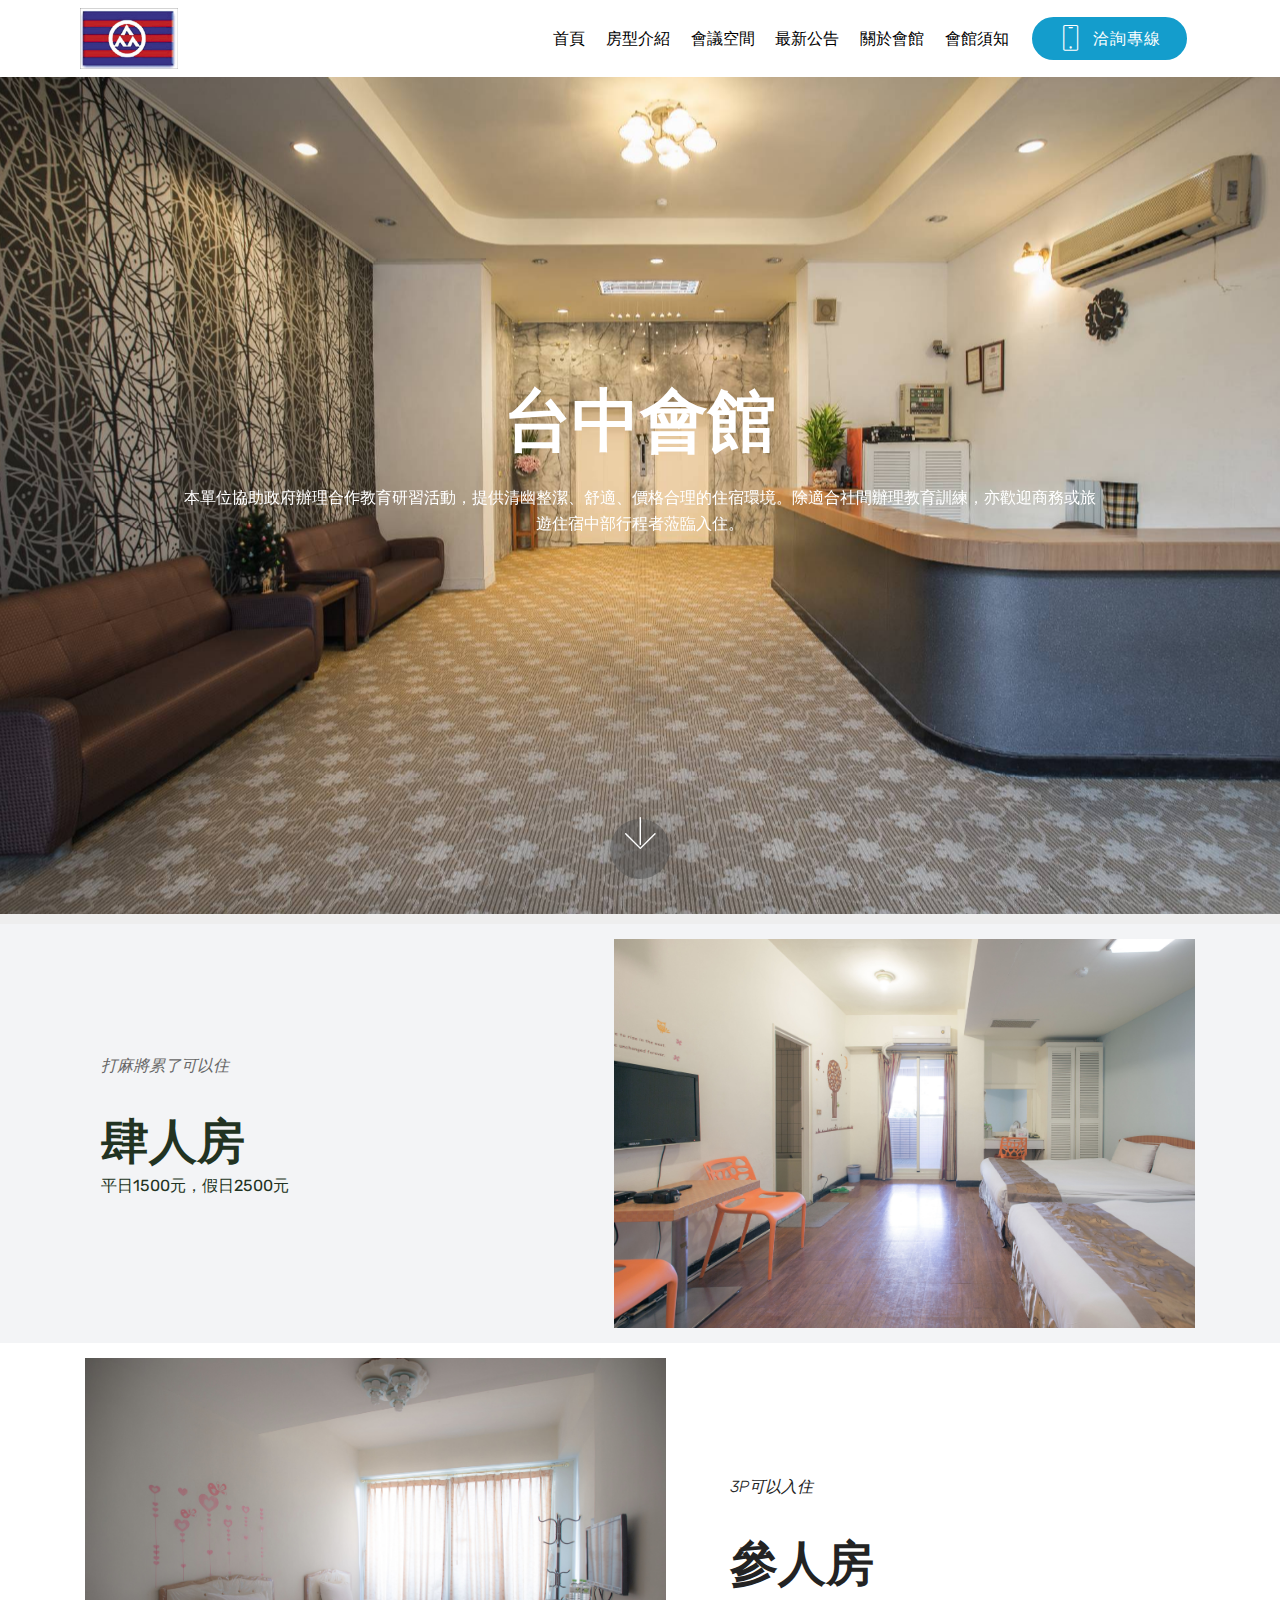
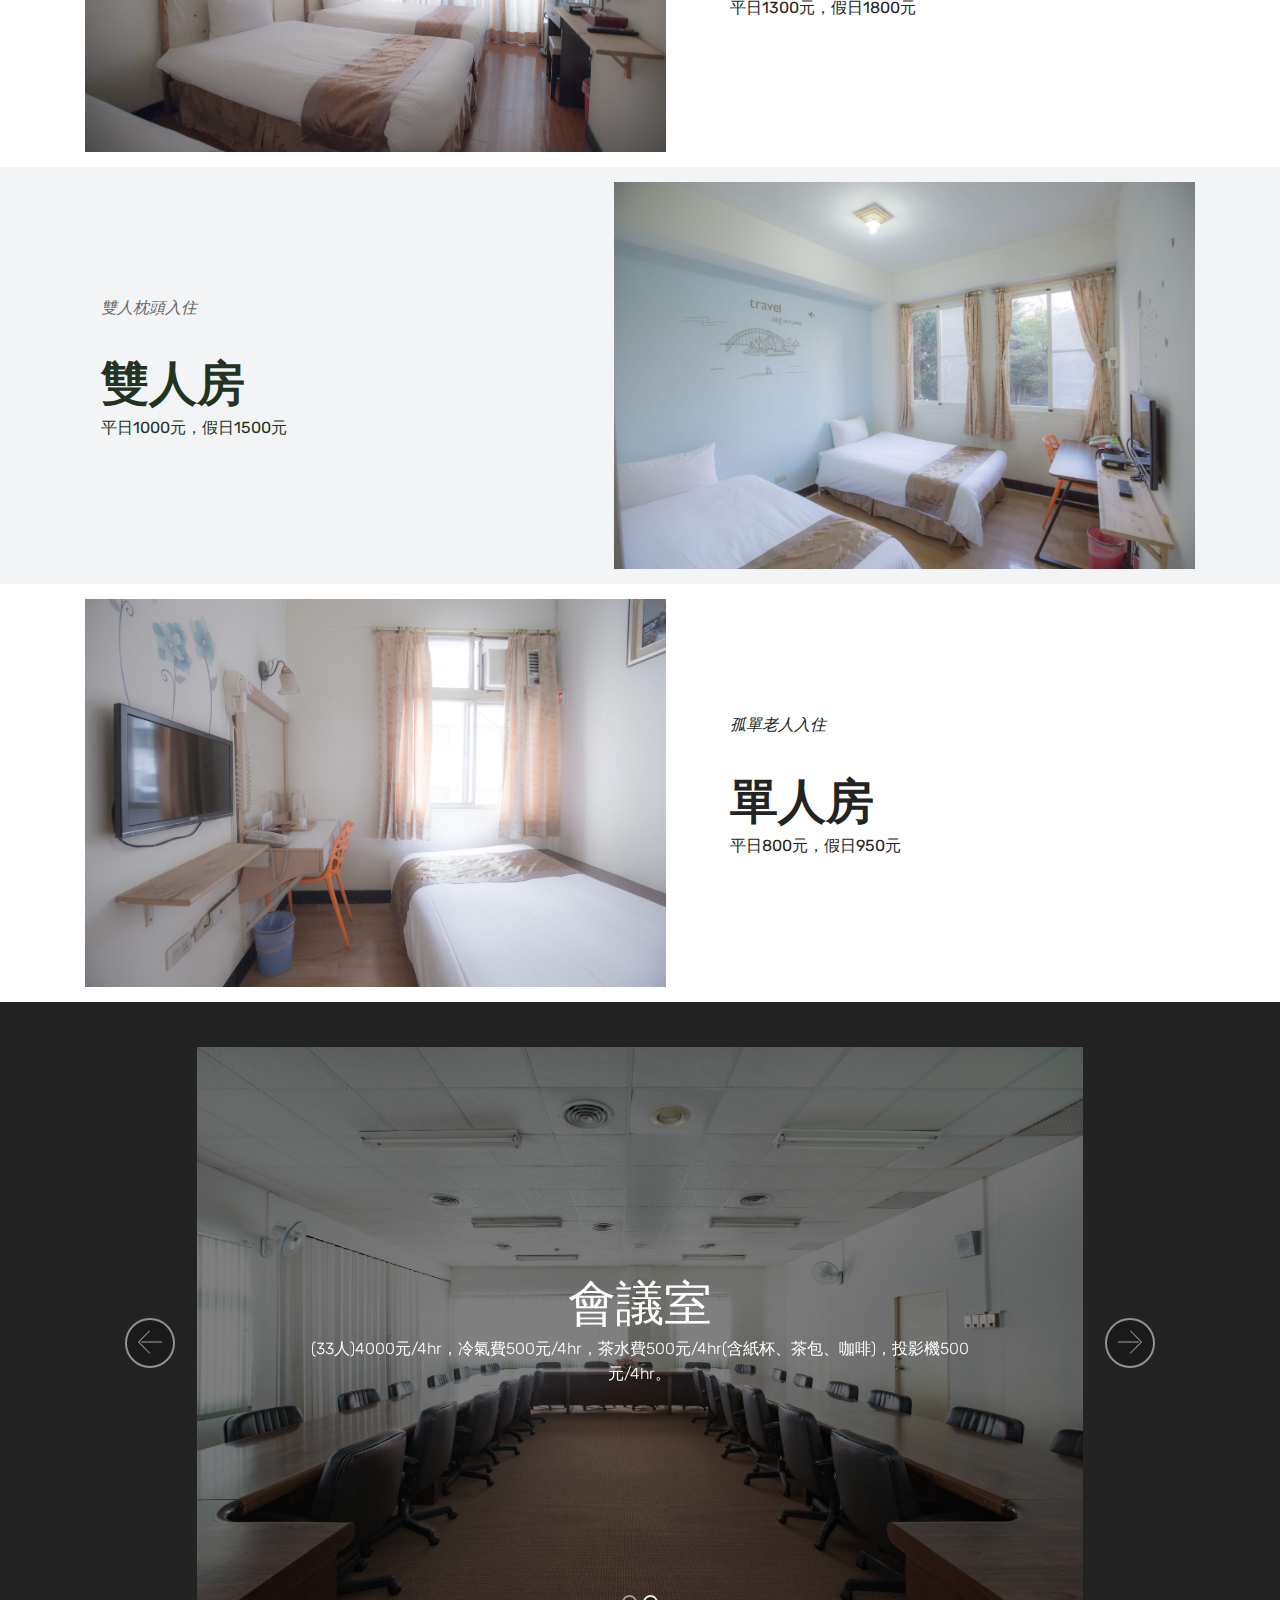
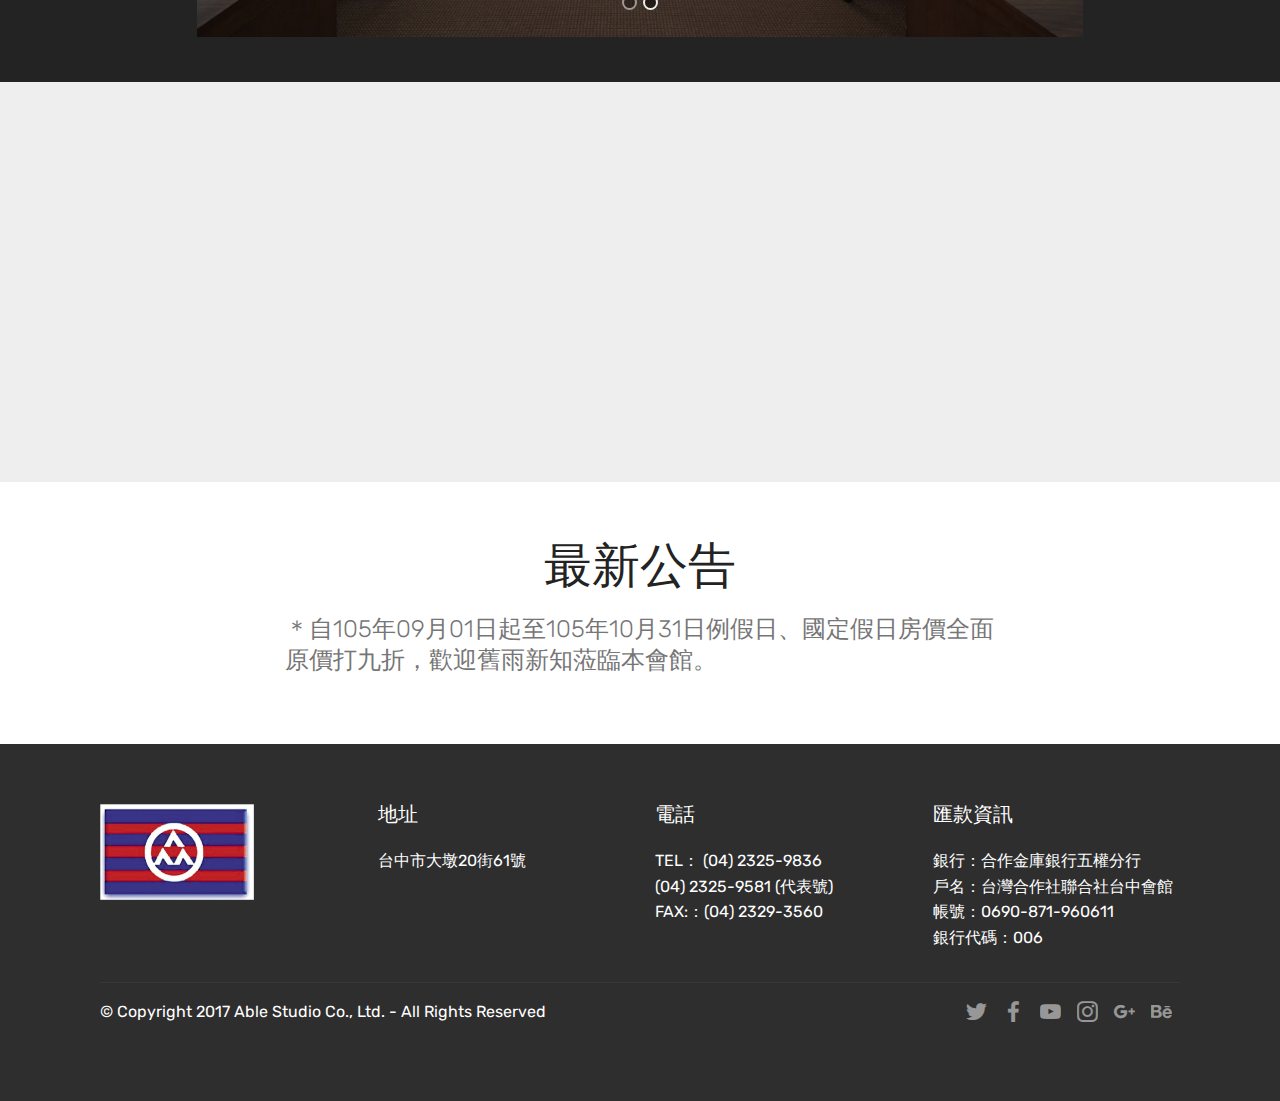
<file: index.html>
<!DOCTYPE html>
<html >
<head>
  <!-- Site made with Mobirise Website Builder v4.5.4, https://mobirise.com -->
  <meta charset="UTF-8">
  <meta http-equiv="X-UA-Compatible" content="IE=edge">
  <meta name="generator" content="Mobirise v4.5.4, mobirise.com">
  <meta name="viewport" content="width=device-width, initial-scale=1, minimum-scale=1">
  <link rel="shortcut icon" href="assets/images/600-161-600x374.jpg" type="image/x-icon">
  <meta name="description" content="">
  <title>台中會館</title>
  <link rel="stylesheet" href="assets/web/assets/mobirise-icons/mobirise-icons.css">
  <link rel="stylesheet" href="assets/tether/tether.min.css">
  <link rel="stylesheet" href="assets/bootstrap/css/bootstrap.min.css">
  <link rel="stylesheet" href="assets/bootstrap/css/bootstrap-grid.min.css">
  <link rel="stylesheet" href="assets/bootstrap/css/bootstrap-reboot.min.css">
  <link rel="stylesheet" href="assets/socicon/css/styles.css">
  <link rel="stylesheet" href="assets/dropdown/css/style.css">
  <link rel="stylesheet" href="assets/theme/css/style.css">
  <link rel="stylesheet" href="assets/mobirise/css/mbr-additional.css" type="text/css">
  
  
  
</head>
<body>

<!-- Google Analytics -->
UA-98394712-2
<!-- /Google Analytics -->


<section class="menu cid-qF5XliiJax" once="menu" id="menu2-1t">

    

    <nav class="navbar navbar-expand beta-menu navbar-dropdown align-items-center navbar-fixed-top navbar-toggleable-sm">
        <button class="navbar-toggler navbar-toggler-right" type="button" data-toggle="collapse" data-target="#navbarSupportedContent" aria-controls="navbarSupportedContent" aria-expanded="false" aria-label="Toggle navigation">
            <div class="hamburger">
                <span></span>
                <span></span>
                <span></span>
                <span></span>
            </div>
        </button>
        <div class="menu-logo">
            <div class="navbar-brand">
                <span class="navbar-logo">
                    <a href="index.html#header2-1k">
                        <img src="assets/images/600-161-600x374.jpg" alt="Mobirise" title="" style="height: 3.8rem;">
                    </a>
                </span>
                
            </div>
        </div>
        <div class="collapse navbar-collapse" id="navbarSupportedContent">
            <ul class="navbar-nav nav-dropdown" data-app-modern-menu="true"><li class="nav-item">
                    <a class="nav-link link text-black display-4" href="index.html#header2-1k">
                        首頁</a>
                </li><li class="nav-item"><a class="nav-link link text-black display-4" href="index.html#testimonials3-1l">
                        房型介紹</a></li>
                <li class="nav-item">
                    <a class="nav-link link text-black display-4" href="index.html#slider2-1p">
                        會議空間</a>
                </li><li class="nav-item"><a class="nav-link link text-black display-4" href="index.html#content4-28">最新公告</a></li><li class="nav-item"><a class="nav-link link text-black display-4" href="about.html#content5-w">
                        關於會館</a></li><li class="nav-item"><a class="nav-link link text-black display-4" href="info.html#content5-17">
                        會館須知</a></li></ul>
            <div class="navbar-buttons mbr-section-btn"><a class="btn btn-sm btn-primary display-4" href="tel:+886-04-2325-9836 ">
                    <span class="btn-icon mbri-mobile mbr-iconfont mbr-iconfont-btn">
                    </span>洽詢專線</a></div>
        </div>
    </nav>
</section>

<section class="engine"><a href="https://mobirise.co/l">bootstrap themes</a></section><section class="cid-qF5VOV1C7K mbr-fullscreen mbr-parallax-background" id="header2-1k">

    

    

    <div class="container align-center">
        <div class="row justify-content-md-center">
            <div class="mbr-white col-md-10">
                <h1 class="mbr-section-title mbr-bold pb-3 mbr-fonts-style display-1">台中會館</h1>
                
                <p class="mbr-text pb-3 mbr-fonts-style display-7">本單位協助政府辦理合作教育研習活動，提供清幽整潔、舒適、價格合理的住宿環境。除適合社間辦理教育訓練，亦歡迎商務或旅遊住宿中部行程者蒞臨入住。</p>
                
            </div>
        </div>
    </div>
    <div class="mbr-arrow hidden-sm-down" aria-hidden="true">
        <a href="#next">
            <i class="mbri-down mbr-iconfont"></i>
        </a>
    </div>
</section>

<section class="testimonials3 cid-qF5VRghIL0" id="testimonials3-1l">

    

    

    <div class="container">
        <div class="media-container-row">
            <div class="media-content px-3 align-self-center mbr-white py-2">
                <p class="mbr-text testimonial-text mbr-fonts-style display-7">
                   打麻將累了可以住</p>
                <p class="mbr-author-name pt-4 mb-2 mbr-fonts-style display-2">
                   肆人房</p>
                <p class="mbr-author-desc mbr-fonts-style display-7">
                   平日1500元，假日2500元
                </p>
            </div>

            <div class="mbr-figure pl-lg-5" style="width: 130%;">
              <img src="assets/images/-t8a6287-5689x3808.jpg" alt="" title="">
            </div>
        </div>
    </div>
</section>

<section class="testimonials2 cid-qF5VSwCNAD" id="testimonials2-1m">

    

    

    <div class="container">
        <div class="media-container-row">
            <div class="mbr-figure pr-lg-5" style="width: 130%;">
              <img src="assets/images/-t8a6297-5489x3722.jpg" alt="" title="">
            </div>
            <div class="media-content px-3 align-self-center mbr-white py-2">
                    <p class="mbr-text testimonial-text mbr-fonts-style display-7">3P可以入住</p>
                    <p class="mbr-author-name pt-4 mb-2 mbr-fonts-style display-2">
                       參人房</p>
                    <p class="mbr-author-desc mbr-fonts-style display-7">
                       平日1300元，假日1800元
                    </p>
            </div>
        </div>
    </div>
</section>

<section class="testimonials3 cid-qF5VTWKrOp" id="testimonials3-1n">

    

    

    <div class="container">
        <div class="media-container-row">
            <div class="media-content px-3 align-self-center mbr-white py-2">
                <p class="mbr-text testimonial-text mbr-fonts-style display-7">雙人枕頭入住</p>
                <p class="mbr-author-name pt-4 mb-2 mbr-fonts-style display-2">
                   雙人房</p>
                <p class="mbr-author-desc mbr-fonts-style display-7">
                   平日1000元，假日1500元
                </p>
            </div>

            <div class="mbr-figure pl-lg-5" style="width: 130%;">
              <img src="assets/images/-t8a6317-5760x3840.jpg" alt="" title="">
            </div>
        </div>
    </div>
</section>

<section class="testimonials2 cid-qF5VV712up" id="testimonials2-1o">

    

    

    <div class="container">
        <div class="media-container-row">
            <div class="mbr-figure pr-lg-5" style="width: 130%;">
              <img src="assets/images/-t8a6324-5644x3763.jpg" alt="" title="">
            </div>
            <div class="media-content px-3 align-self-center mbr-white py-2">
                    <p class="mbr-text testimonial-text mbr-fonts-style display-7">孤單老人入住</p>
                    <p class="mbr-author-name pt-4 mb-2 mbr-fonts-style display-2">
                       單人房</p>
                    <p class="mbr-author-desc mbr-fonts-style display-7">
                       平日800元，假日950元
                    </p>
            </div>
        </div>
    </div>
</section>

<section class="carousel slide cid-qF5VWdvI68" data-interval="false" id="slider2-1p">

    
    <div class="container content-slider">
        <div class="content-slider-wrap">
            <div><div class="mbr-slider slide carousel" data-pause="true" data-keyboard="false" data-ride="false" data-interval="false"><ol class="carousel-indicators"><li data-app-prevent-settings="" data-target="#slider2-1p" data-slide-to="0"></li><li data-app-prevent-settings="" data-target="#slider2-1p" class=" active" data-slide-to="1"></li></ol><div class="carousel-inner" role="listbox"><div class="carousel-item slider-fullscreen-image" data-bg-video-slide="false" style="background-image: url(assets/images/-t8a6331-1999x1333.jpg);"><div class="container container-slide"><div class="image_wrapper"><div class="mbr-overlay"></div><img src="assets/images/-t8a6331-1999x1333.jpg"><div class="carousel-caption justify-content-center"><div class="col-10 align-center"><h2 class="mbr-fonts-style display-2">教室</h2><p class="lead mbr-text mbr-fonts-style display-7">(74人) 3000元/4hr，冷氣費500元/4hr，含茶水/4hr(含紙杯、茶包)，投影機800元/4hr。</p></div></div></div></div></div><div class="carousel-item slider-fullscreen-image active" data-bg-video-slide="false" style="background-image: url(assets/images/-2000x1333.jpg);"><div class="container container-slide"><div class="image_wrapper"><div class="mbr-overlay"></div><img src="assets/images/-2000x1333.jpg"><div class="carousel-caption justify-content-center"><div class="col-10 align-center"><h2 class="mbr-fonts-style display-2">會議室</h2><p class="lead mbr-text mbr-fonts-style display-7">(33人)4000元/4hr，冷氣費500元/4hr，茶水費500元/4hr(含紙杯、茶包、咖啡)，投影機500元/4hr。</p></div></div></div></div></div></div><a data-app-prevent-settings="" class="carousel-control carousel-control-prev" role="button" data-slide="prev" href="#slider2-1p"><span aria-hidden="true" class="mbri-left mbr-iconfont"></span><span class="sr-only">Previous</span></a><a data-app-prevent-settings="" class="carousel-control carousel-control-next" role="button" data-slide="next" href="#slider2-1p"><span aria-hidden="true" class="mbri-right mbr-iconfont"></span><span class="sr-only">Next</span></a></div></div> 
        </div>
    </div>
</section>

<section class="map1 cid-qF5VWZ7pw1" id="map1-1q">

     

    <div class="google-map"><iframe frameborder="0" style="border:0" src="https://www.google.com/maps/embed/v1/place?key=AIzaSyA0Dx_boXQiwvdz8sJHoYeZNVTdoWONYkU&amp;q=place_id:ChIJqUorubw9aTQR80vZiobOqC8" allowfullscreen=""></iframe></div>
</section>

<section class="mbr-section content4 cid-qF681ORAXF" id="content4-28">

    

    <div class="container">
        <div class="media-container-row">
            <div class="title col-12 col-md-8">
                <h2 class="align-center pb-3 mbr-fonts-style display-2">
                    最新公告</h2>
                <h3 class="mbr-section-subtitle align-center mbr-light mbr-fonts-style display-5">＊自105年09月01日起至105年10月31日例假日、國定假日房價全面原價打九折，歡迎舊雨新知蒞臨本會館。 　</h3>
                
            </div>
        </div>
    </div>
</section>

<section class="cid-qF5VXL2uOE" id="footer1-1r">

    

    

    <div class="container">
        <div class="media-container-row content text-white">
            <div class="col-12 col-md-3">
                <div class="media-wrap">
                    <a href="#top">
                        <img src="assets/images/600-161-600x374.jpg" alt="Mobirise" title="">
                    </a>
                </div>
            </div>
            <div class="col-12 col-md-3 mbr-fonts-style display-7">
                <h5 class="pb-3">地址</h5>
                <p class="mbr-text">台中市大墩20街61號</p>
            </div>
            <div class="col-12 col-md-3 mbr-fonts-style display-7">
                <h5 class="pb-3">電話</h5>
                <p class="mbr-text">TEL： (04) 2325-9836 <br>(04) 2325-9581 (代表號)<br>FAX:：(04) 2329-3560</p>
            </div>
            <div class="col-12 col-md-3 mbr-fonts-style display-7">
                <h5 class="pb-3">
                    匯款資訊
                </h5>
                <p class="mbr-text">銀行：合作金庫銀行五權分行<br>戶名：台灣合作社聯合社台中會館<br>帳號：0690-871-960611<br>銀行代碼：006</p>
            </div>
        </div>
        <div class="footer-lower">
            <div class="media-container-row">
                <div class="col-sm-12">
                    <hr>
                </div>
            </div>
            <div class="media-container-row mbr-white">
                <div class="col-sm-6 copyright">
                    <p class="mbr-text mbr-fonts-style display-7">
                        © Copyright 2017 Able Studio Co., Ltd. - All Rights Reserved
                    </p>
                </div>
                <div class="col-md-6">
                    <div class="social-list align-right">
                        <div class="soc-item">
                            <a href="https://twitter.com/mobirise" target="_blank">
                                <span class="socicon-twitter socicon mbr-iconfont mbr-iconfont-social"></span>
                            </a>
                        </div>
                        <div class="soc-item">
                            <a href="https://www.facebook.com/pages/Mobirise/1616226671953247" target="_blank">
                                <span class="socicon-facebook socicon mbr-iconfont mbr-iconfont-social"></span>
                            </a>
                        </div>
                        <div class="soc-item">
                            <a href="https://www.youtube.com/c/mobirise" target="_blank">
                                <span class="socicon-youtube socicon mbr-iconfont mbr-iconfont-social"></span>
                            </a>
                        </div>
                        <div class="soc-item">
                            <a href="https://instagram.com/mobirise" target="_blank">
                                <span class="socicon-instagram socicon mbr-iconfont mbr-iconfont-social"></span>
                            </a>
                        </div>
                        <div class="soc-item">
                            <a href="https://plus.google.com/u/0/+Mobirise" target="_blank">
                                <span class="socicon-googleplus socicon mbr-iconfont mbr-iconfont-social"></span>
                            </a>
                        </div>
                        <div class="soc-item">
                            <a href="https://www.behance.net/Mobirise" target="_blank">
                                <span class="socicon-behance socicon mbr-iconfont mbr-iconfont-social"></span>
                            </a>
                        </div>
                    </div>
                </div>
            </div>
        </div>
    </div>
</section>


  <script src="assets/web/assets/jquery/jquery.min.js"></script>
  <script src="assets/popper/popper.min.js"></script>
  <script src="assets/tether/tether.min.js"></script>
  <script src="assets/bootstrap/js/bootstrap.min.js"></script>
  <script src="assets/smoothscroll/smooth-scroll.js"></script>
  <script src="assets/parallax/jarallax.min.js"></script>
  <script src="assets/vimeoplayer/jquery.mb.vimeo_player.js"></script>
  <script src="assets/touchswipe/jquery.touch-swipe.min.js"></script>
  <script src="assets/bootstrapcarouselswipe/bootstrap-carousel-swipe.js"></script>
  <script src="assets/dropdown/js/script.min.js"></script>
  <script src="assets/ytplayer/jquery.mb.ytplayer.min.js"></script>
  <script src="assets/theme/js/script.js"></script>
  <script src="assets/slidervideo/script.js"></script>
  
  
</body>
</html>
</file>
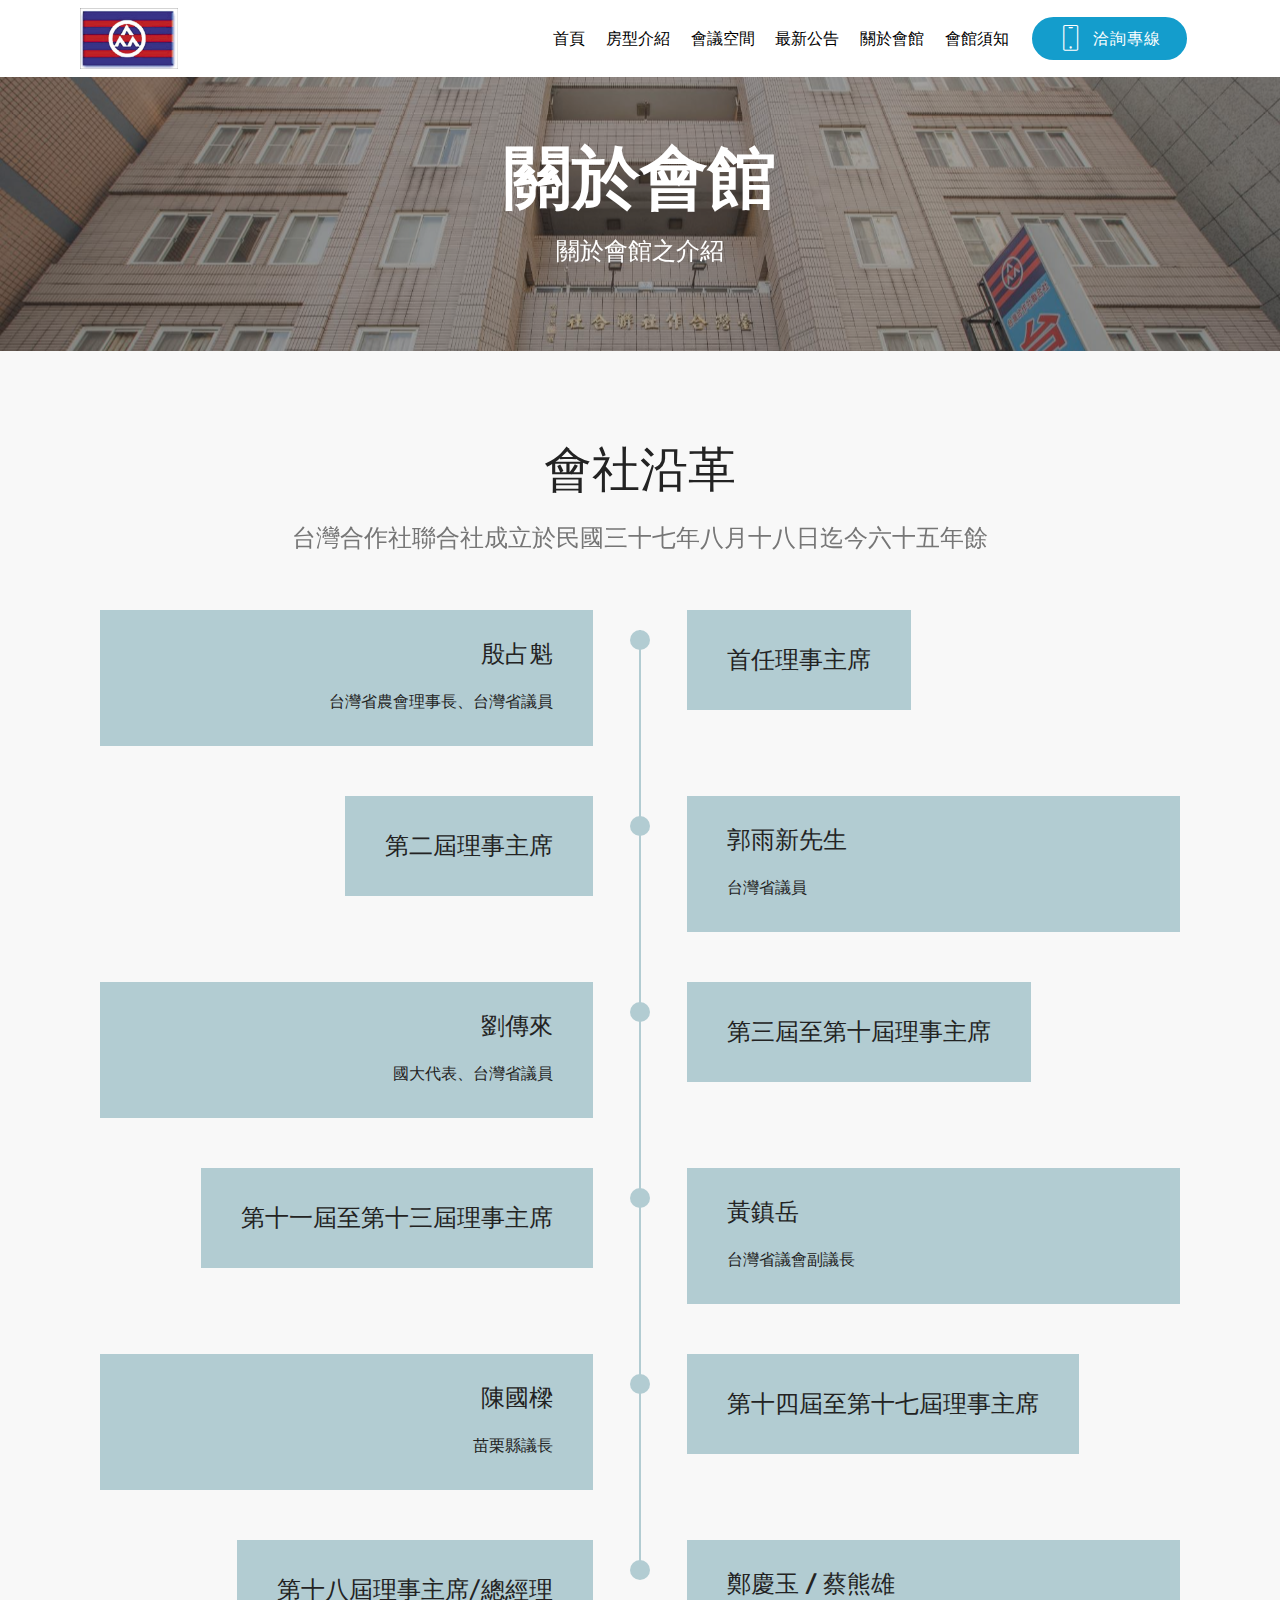
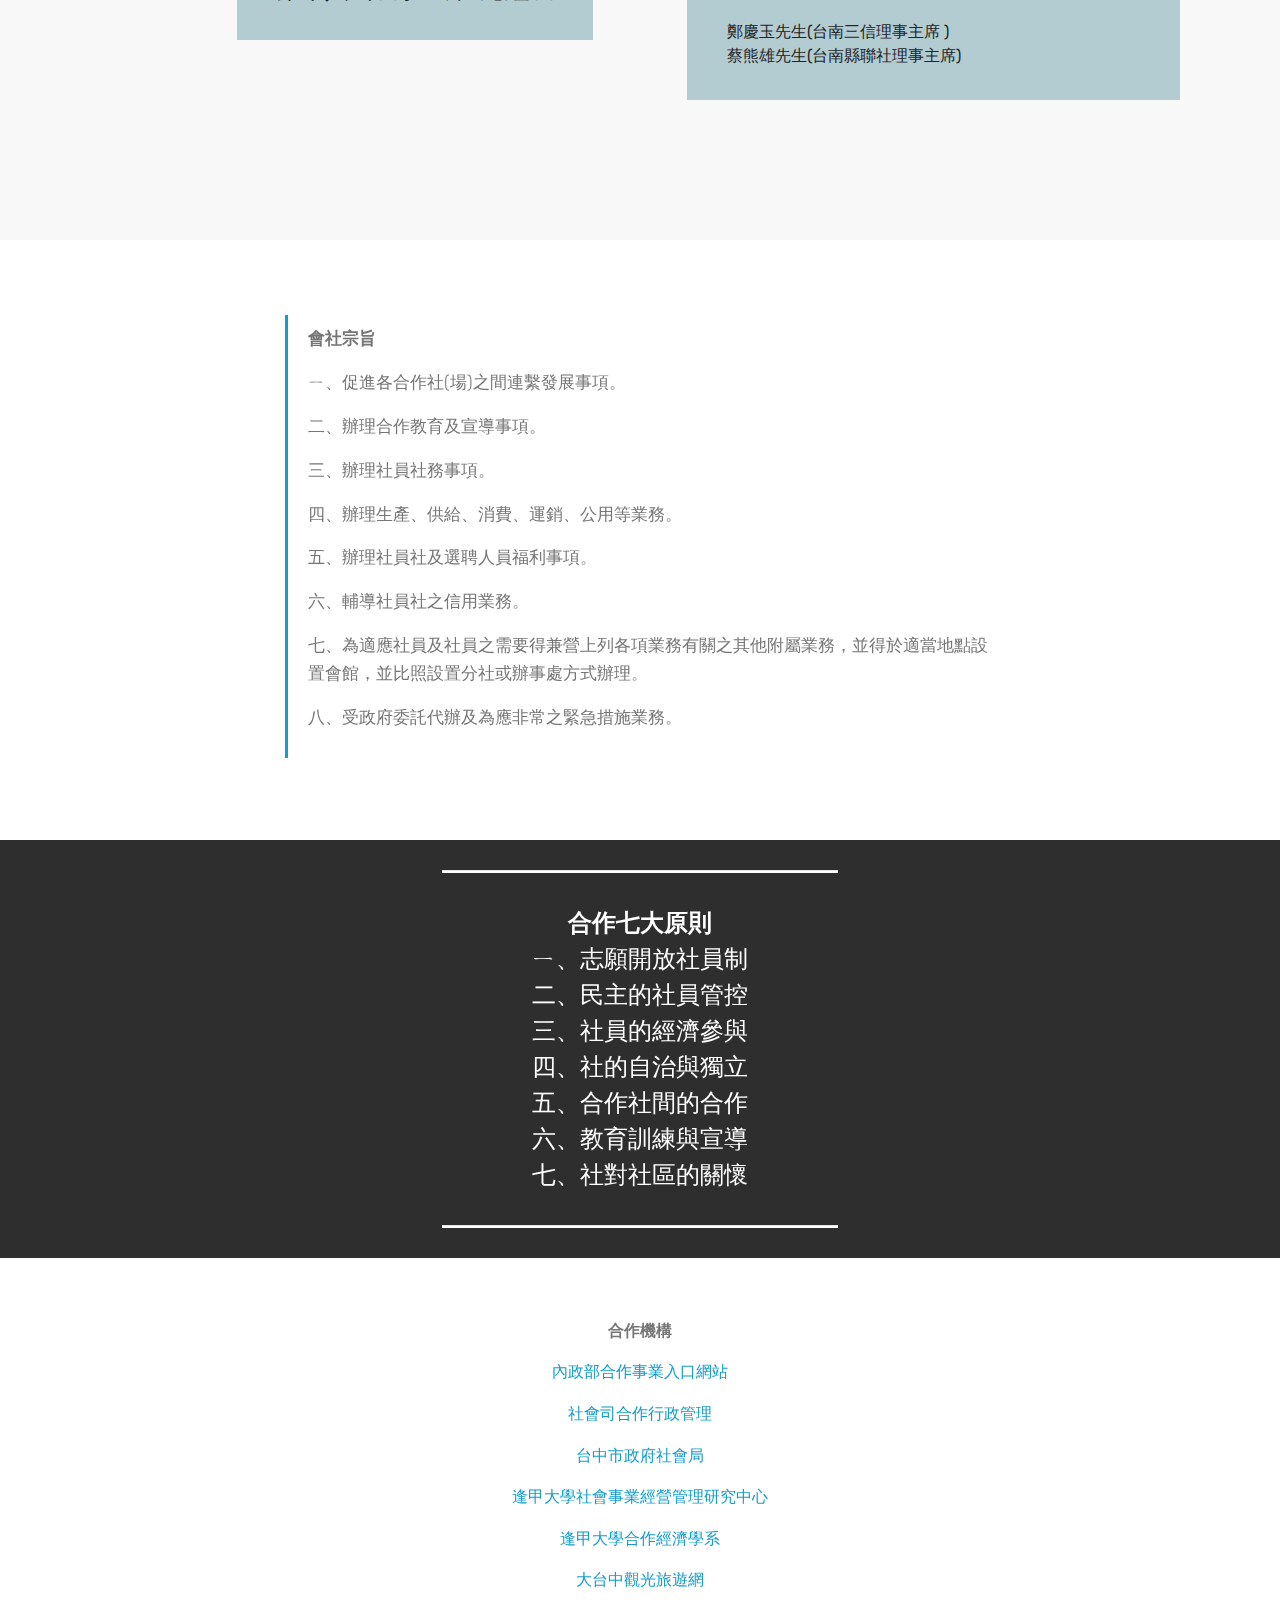
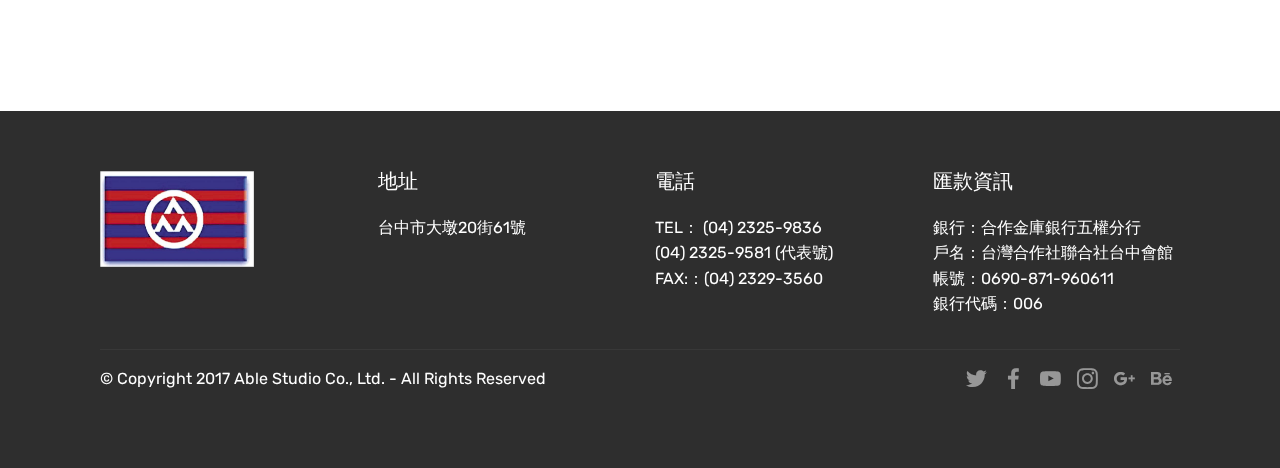
<file: about.html>
<!DOCTYPE html>
<html >
<head>
  <!-- Site made with Mobirise Website Builder v4.5.4, https://mobirise.com -->
  <meta charset="UTF-8">
  <meta http-equiv="X-UA-Compatible" content="IE=edge">
  <meta name="generator" content="Mobirise v4.5.4, mobirise.com">
  <meta name="viewport" content="width=device-width, initial-scale=1, minimum-scale=1">
  <link rel="shortcut icon" href="assets/images/600-161-600x374.jpg" type="image/x-icon">
  <meta name="description" content="Web Site Creator Description">
  <title>關於會館</title>
  <link rel="stylesheet" href="assets/web/assets/mobirise-icons/mobirise-icons.css">
  <link rel="stylesheet" href="assets/tether/tether.min.css">
  <link rel="stylesheet" href="assets/bootstrap/css/bootstrap.min.css">
  <link rel="stylesheet" href="assets/bootstrap/css/bootstrap-grid.min.css">
  <link rel="stylesheet" href="assets/bootstrap/css/bootstrap-reboot.min.css">
  <link rel="stylesheet" href="assets/socicon/css/styles.css">
  <link rel="stylesheet" href="assets/dropdown/css/style.css">
  <link rel="stylesheet" href="assets/theme/css/style.css">
  <link rel="stylesheet" href="assets/mobirise/css/mbr-additional.css" type="text/css">
  
  
  
</head>
<body>

<!-- Google Analytics -->
UA-98394712-2
<!-- /Google Analytics -->


<section class="menu cid-qF5aFb2sRo" once="menu" id="menu2-v">

    

    <nav class="navbar navbar-expand beta-menu navbar-dropdown align-items-center navbar-fixed-top navbar-toggleable-sm">
        <button class="navbar-toggler navbar-toggler-right" type="button" data-toggle="collapse" data-target="#navbarSupportedContent" aria-controls="navbarSupportedContent" aria-expanded="false" aria-label="Toggle navigation">
            <div class="hamburger">
                <span></span>
                <span></span>
                <span></span>
                <span></span>
            </div>
        </button>
        <div class="menu-logo">
            <div class="navbar-brand">
                <span class="navbar-logo">
                    <a href="index.html#header2-1k">
                        <img src="assets/images/600-161-600x374.jpg" alt="Mobirise" title="" style="height: 3.8rem;">
                    </a>
                </span>
                
            </div>
        </div>
        <div class="collapse navbar-collapse" id="navbarSupportedContent">
            <ul class="navbar-nav nav-dropdown" data-app-modern-menu="true"><li class="nav-item">
                    <a class="nav-link link text-black display-4" href="index.html#header2-1k">
                        首頁</a>
                </li><li class="nav-item"><a class="nav-link link text-black display-4" href="index.html#testimonials3-1l">
                        房型介紹</a></li>
                <li class="nav-item">
                    <a class="nav-link link text-black display-4" href="index.html#slider2-1p">
                        會議空間</a>
                </li><li class="nav-item"><a class="nav-link link text-black display-4" href="index.html#content4-28">最新公告</a></li><li class="nav-item"><a class="nav-link link text-black display-4" href="about.html#content5-w">
                        關於會館</a></li><li class="nav-item"><a class="nav-link link text-black display-4" href="info.html#content5-17">
                        會館須知</a></li></ul>
            <div class="navbar-buttons mbr-section-btn"><a class="btn btn-sm btn-primary display-4" href="tel:+886-04-2325-9836 ">
                    <span class="btn-icon mbri-mobile mbr-iconfont mbr-iconfont-btn">
                    </span>洽詢專線</a></div>
        </div>
    </nav>
</section>

<section class="engine"><a href="https://mobirise.co/l">bootstrap themes</a></section><section class="mbr-section content5 cid-qF5ezUwW3F mbr-parallax-background" id="content5-w">

    

    <div class="mbr-overlay" style="opacity: 0.4; background-color: rgb(35, 35, 35);">
    </div>

    <div class="container">
        <div class="media-container-row">
            <div class="title col-12 col-md-8">
                <h2 class="align-center mbr-bold mbr-white pb-3 mbr-fonts-style display-1">關於會館</h2>
                <h3 class="mbr-section-subtitle align-center mbr-light mbr-white pb-3 mbr-fonts-style display-5">
                    關於會館之介紹</h3>
                
                
            </div>
        </div>
    </div>
</section>

<section class="timeline1 cid-qF5iaUAwze" id="timeline1-11">

    

    

    <div class="container align-center">
        <h2 class="mbr-section-title pb-3 mbr-fonts-style display-2">
            會社沿革
        </h2>
        <h3 class="mbr-section-subtitle pb-5 mbr-fonts-style display-5">
            台灣合作社聯合社成立於民國三十七年八月十八日迄今六十五年餘</h3>

        <div class="container timelines-container" mbri-timelines="">
            <div class="row timeline-element reverse separline">      
                 <div class="timeline-date-panel col-xs-12 col-md-6  align-left">         
                    <div class="time-line-date-content">
                        <p class="mbr-timeline-date mbr-fonts-style display-5">
                            首任理事主席</p>
                    </div>
                </div>
           <span class="iconBackground"></span>
            <div class="col-xs-12 col-md-6 align-right">
                <div class="timeline-text-content">
                    <h4 class="mbr-timeline-title pb-3 mbr-fonts-style display-5">殷占魁</h4>
                    <p class="mbr-timeline-text mbr-fonts-style display-7">
                        台灣省農會理事長、台灣省議員</p>
                 </div>
            </div>
            </div>

            <div class="row timeline-element  separline">
                <div class="timeline-date-panel col-xs-12 col-md-6 align-right">
                    <div class="time-line-date-content">
                        <p class="mbr-timeline-date mbr-fonts-style display-5">
                            第二屆理事主席</p>
                    </div>
                </div>
                <span class="iconBackground"></span>
                <div class="col-xs-12 col-md-6 align-left ">
                    <div class="timeline-text-content">
                        <h4 class="mbr-timeline-title pb-3 mbr-fonts-style display-5">郭雨新先生</h4>
                        <p class="mbr-timeline-text mbr-fonts-style display-7">台灣省議員</p>
                    </div>
                </div>
            </div> 


            <div class="row timeline-element reverse separline">
                <div class="timeline-date-panel col-xs-12 col-md-6  align-left">
                    <div class="time-line-date-content">
                        <p class="mbr-timeline-date mbr-fonts-style display-5">
                            第三屆至第十屆理事主席</p>
                    </div>
                </div>
                <span class="iconBackground"></span>
                <div class="col-xs-12 col-md-6 align-right">
                    <div class="timeline-text-content">
                        <h4 class="mbr-timeline-title pb-3 mbr-fonts-style display-5">劉傳來</h4>      
                        <p class="mbr-timeline-text mbr-fonts-style display-7">
                            國大代表、台灣省議員</p>
                    </div>
                </div>
            </div>

            <div class="row timeline-element  separline">
                <div class="timeline-date-panel col-xs-12 col-md-6 align-right">
                    <div class="time-line-date-content">
                        <p class="mbr-timeline-date mbr-fonts-style display-5">
                            第十一屆至第十三屆理事主席
                        </p>
                    </div>
                </div>
                <span class="iconBackground"></span>
                <div class="col-xs-12 col-md-6 align-left ">
                    <div class="timeline-text-content">
                        <h4 class="mbr-timeline-title pb-3 mbr-fonts-style display-5">黃鎮岳</h4>
                        <p class="mbr-timeline-text mbr-fonts-style display-7">台灣省議會副議長</p>
                    </div>
                </div>
            </div>


            <div class="row timeline-element reverse separline">
                <div class="timeline-date-panel col-xs-12 col-md-6  align-left">
                    <div class="time-line-date-content">
                        <p class="mbr-timeline-date mbr-fonts-style display-5">
                            第十四屆至第十七屆理事主席</p>
                    </div>
                </div>
                <span class="iconBackground"></span>
                <div class="col-xs-12 col-md-6 align-right">
                    <div class="timeline-text-content">
                        <h4 class="mbr-timeline-title pb-3 mbr-fonts-style display-5">
                            陳國樑</h4>
                        <p class="mbr-timeline-text mbr-fonts-style display-7">苗栗縣議長</p>
                    </div>
                </div>
            </div>


            <div class="row timeline-element">
                <div class="timeline-date-panel col-xs-12 col-md-6 align-right">
                    <div class="time-line-date-content">
                       <p class="mbr-timeline-date mbr-fonts-style display-5">
                            第十八屆理事主席/總經理</p>
                    </div>
                </div>
                <span class="iconBackground"></span>
                <div class="col-xs-12 col-md-6 align-left ">
                    <div class="timeline-text-content">
                        <h4 class="mbr-timeline-title pb-3 mbr-fonts-style display-5">鄭慶玉 / 蔡熊雄</h4>
                        <p class="mbr-timeline-text mbr-fonts-style display-7">
                            鄭慶玉先生(台南三信理事主席 ) <br>蔡熊雄先生(台南縣聯社理事主席)</p>
                    </div>
                </div>
            </div>

            

            

            

            

            

            
        </div>
    </div>
</section>

<section class="mbr-section article content1 cid-qF5fWRl6Zn" id="content2-y">

     

    <div class="container">
        <div class="media-container-row">
            <div class="mbr-text col-12 col-md-8 mbr-fonts-style display-1">
                <blockquote><p><span style="font-size: 1.09rem; font-style: normal;"><strong>會社宗旨</strong></span></p><p><span style="font-style: normal;">ㄧ、促進各合作社(場)之間連繫發展事項。</span></p><p><span style="font-style: normal;">二、辦理合作教育及宣導事項。</span></p><p><span style="font-style: normal;">三、辦理社員社務事項。</span></p><p><span style="font-style: normal;">四、辦理生產、供給、消費、運銷、公用等業務。</span></p><p><span style="font-style: normal;">五、辦理社員社及選聘人員福利事項。</span></p><p><span style="font-style: normal;">六、輔導社員社之信用業務。</span></p><p><span style="font-style: normal;">七、為適應社員及社員之需要得兼營上列各項業務有關之其他附屬業務，並得於適當地點設置會館，並比照設置分社或辦事處方式辦理。</span></p><p><span style="font-style: normal;">八、受政府委託代辦及為應非常之緊急措施業務。</span></p></blockquote>
            </div>
        </div>
    </div>
</section>

<section class="mbr-section article content10 cid-qF5gv1SLII" id="content10-z">
    
     

    <div class="container">
        <div class="inner-container" style="width: 87%;">
            <hr class="line" style="width: 41%;">
            <div class="section-text align-center mbr-white mbr-fonts-style display-5"><strong>
                    合作七大原則
                </strong><div>ㄧ、志願開放社員制</div><div>二、民主的社員管控</div><div>三、社員的經濟參與</div><div>四、社的自治與獨立</div><div>五、合作社間的合作</div><div>六、教育訓練與宣導</div><div>七、社對社區的關懷</div></div>
            <hr class="line" style="width: 41%;">
        </div>
    </div>
</section>

<section class="mbr-section article content1 cid-qF5S5TVuot" id="content1-16">
    
     

    <div class="container">
        <div class="media-container-row">
            <div class="mbr-text col-12 col-md-8 mbr-fonts-style display-7"><p><strong>合作機構</strong></p><p><strong><a href="http://coop.moi.gov.tw" target="_blank">內政部合作事業入口網站</a></strong></p><p><strong><a href="http://www.moi.gov.tw/div8/1.htm" target="_blank">社會司合作行政管理</a></strong></p><p><strong><a href="http://www.tccg.gov.tw" target="_blank">台中市政府社會局</a></strong></p><p><strong><a href="http://www.rise.fcu.edu.tw" target="_blank">逢甲大學社會事業經營管理研究中心</a></strong></p><p><strong><a href="http://www.coop.fcu.edu.tw" target="_blank">逢甲大學合作經濟學系</a></strong></p><p><strong><a href="http://travel.tccg.gov.tw/" target="_blank">大台中觀光旅遊網</a></strong></p><p><strong><br></strong></p></div>
        </div>
    </div>
</section>

<section class="cid-qF612VwjcZ" id="footer1-25">

    

    

    <div class="container">
        <div class="media-container-row content text-white">
            <div class="col-12 col-md-3">
                <div class="media-wrap">
                    <a href="index.html#header2-1k">
                        <img src="assets/images/600-161-600x374.jpg" alt="Mobirise" title="">
                    </a>
                </div>
            </div>
            <div class="col-12 col-md-3 mbr-fonts-style display-7">
                <h5 class="pb-3">地址</h5>
                <p class="mbr-text">台中市大墩20街61號</p>
            </div>
            <div class="col-12 col-md-3 mbr-fonts-style display-7">
                <h5 class="pb-3">電話</h5>
                <p class="mbr-text">TEL： (04) 2325-9836 <br>(04) 2325-9581 (代表號)<br>FAX:：(04) 2329-3560</p>
            </div>
            <div class="col-12 col-md-3 mbr-fonts-style display-7">
                <h5 class="pb-3">
                    匯款資訊
                </h5>
                <p class="mbr-text">銀行：合作金庫銀行五權分行<br>戶名：台灣合作社聯合社台中會館<br>帳號：0690-871-960611<br>銀行代碼：006</p>
            </div>
        </div>
        <div class="footer-lower">
            <div class="media-container-row">
                <div class="col-sm-12">
                    <hr>
                </div>
            </div>
            <div class="media-container-row mbr-white">
                <div class="col-sm-6 copyright">
                    <p class="mbr-text mbr-fonts-style display-7">
                        © Copyright 2017 Able Studio Co., Ltd. - All Rights Reserved
                    </p>
                </div>
                <div class="col-md-6">
                    <div class="social-list align-right">
                        <div class="soc-item">
                            <a href="https://twitter.com/mobirise" target="_blank">
                                <span class="socicon-twitter socicon mbr-iconfont mbr-iconfont-social"></span>
                            </a>
                        </div>
                        <div class="soc-item">
                            <a href="https://www.facebook.com/pages/Mobirise/1616226671953247" target="_blank">
                                <span class="socicon-facebook socicon mbr-iconfont mbr-iconfont-social"></span>
                            </a>
                        </div>
                        <div class="soc-item">
                            <a href="https://www.youtube.com/c/mobirise" target="_blank">
                                <span class="socicon-youtube socicon mbr-iconfont mbr-iconfont-social"></span>
                            </a>
                        </div>
                        <div class="soc-item">
                            <a href="https://instagram.com/mobirise" target="_blank">
                                <span class="socicon-instagram socicon mbr-iconfont mbr-iconfont-social"></span>
                            </a>
                        </div>
                        <div class="soc-item">
                            <a href="https://plus.google.com/u/0/+Mobirise" target="_blank">
                                <span class="socicon-googleplus socicon mbr-iconfont mbr-iconfont-social"></span>
                            </a>
                        </div>
                        <div class="soc-item">
                            <a href="https://www.behance.net/Mobirise" target="_blank">
                                <span class="socicon-behance socicon mbr-iconfont mbr-iconfont-social"></span>
                            </a>
                        </div>
                    </div>
                </div>
            </div>
        </div>
    </div>
</section>


  <script src="assets/web/assets/jquery/jquery.min.js"></script>
  <script src="assets/popper/popper.min.js"></script>
  <script src="assets/tether/tether.min.js"></script>
  <script src="assets/bootstrap/js/bootstrap.min.js"></script>
  <script src="assets/dropdown/js/script.min.js"></script>
  <script src="assets/touchswipe/jquery.touch-swipe.min.js"></script>
  <script src="assets/parallax/jarallax.min.js"></script>
  <script src="assets/smoothscroll/smooth-scroll.js"></script>
  <script src="assets/theme/js/script.js"></script>
  
  
</body>
</html>
</file>
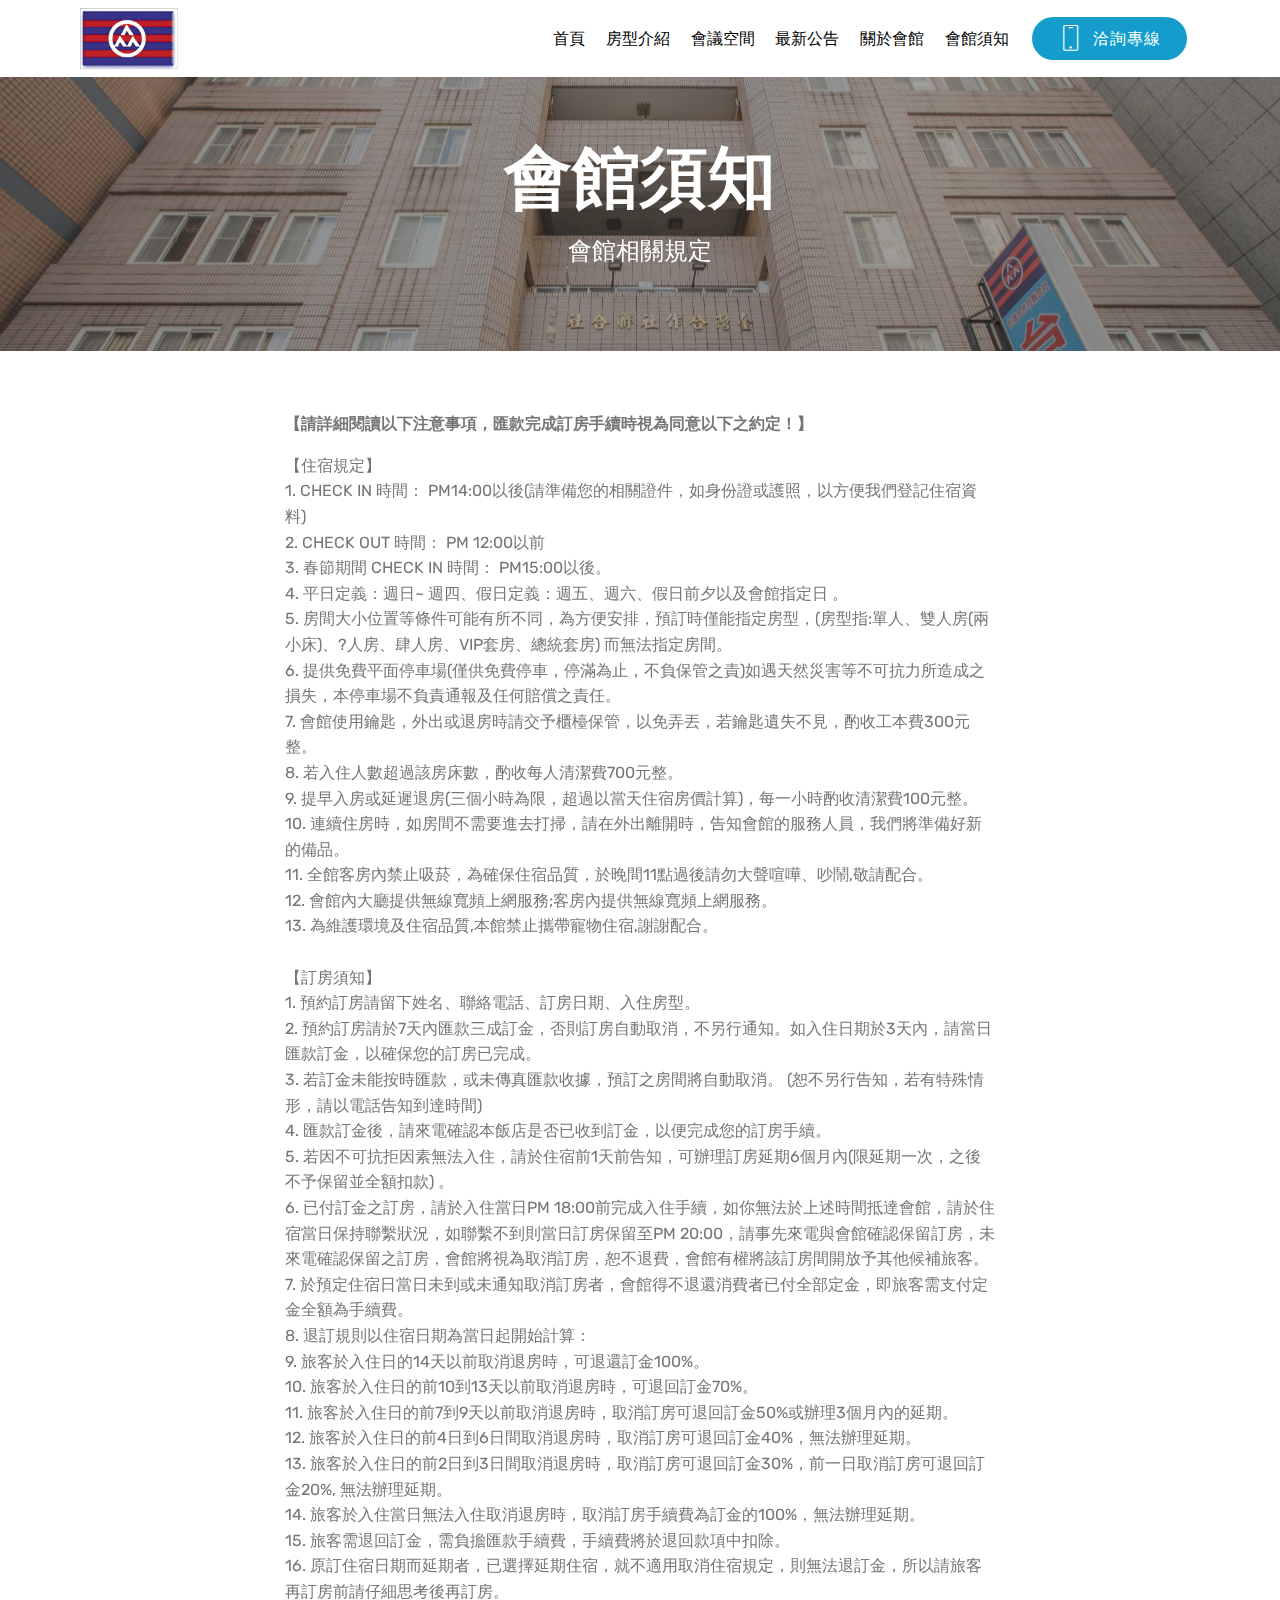
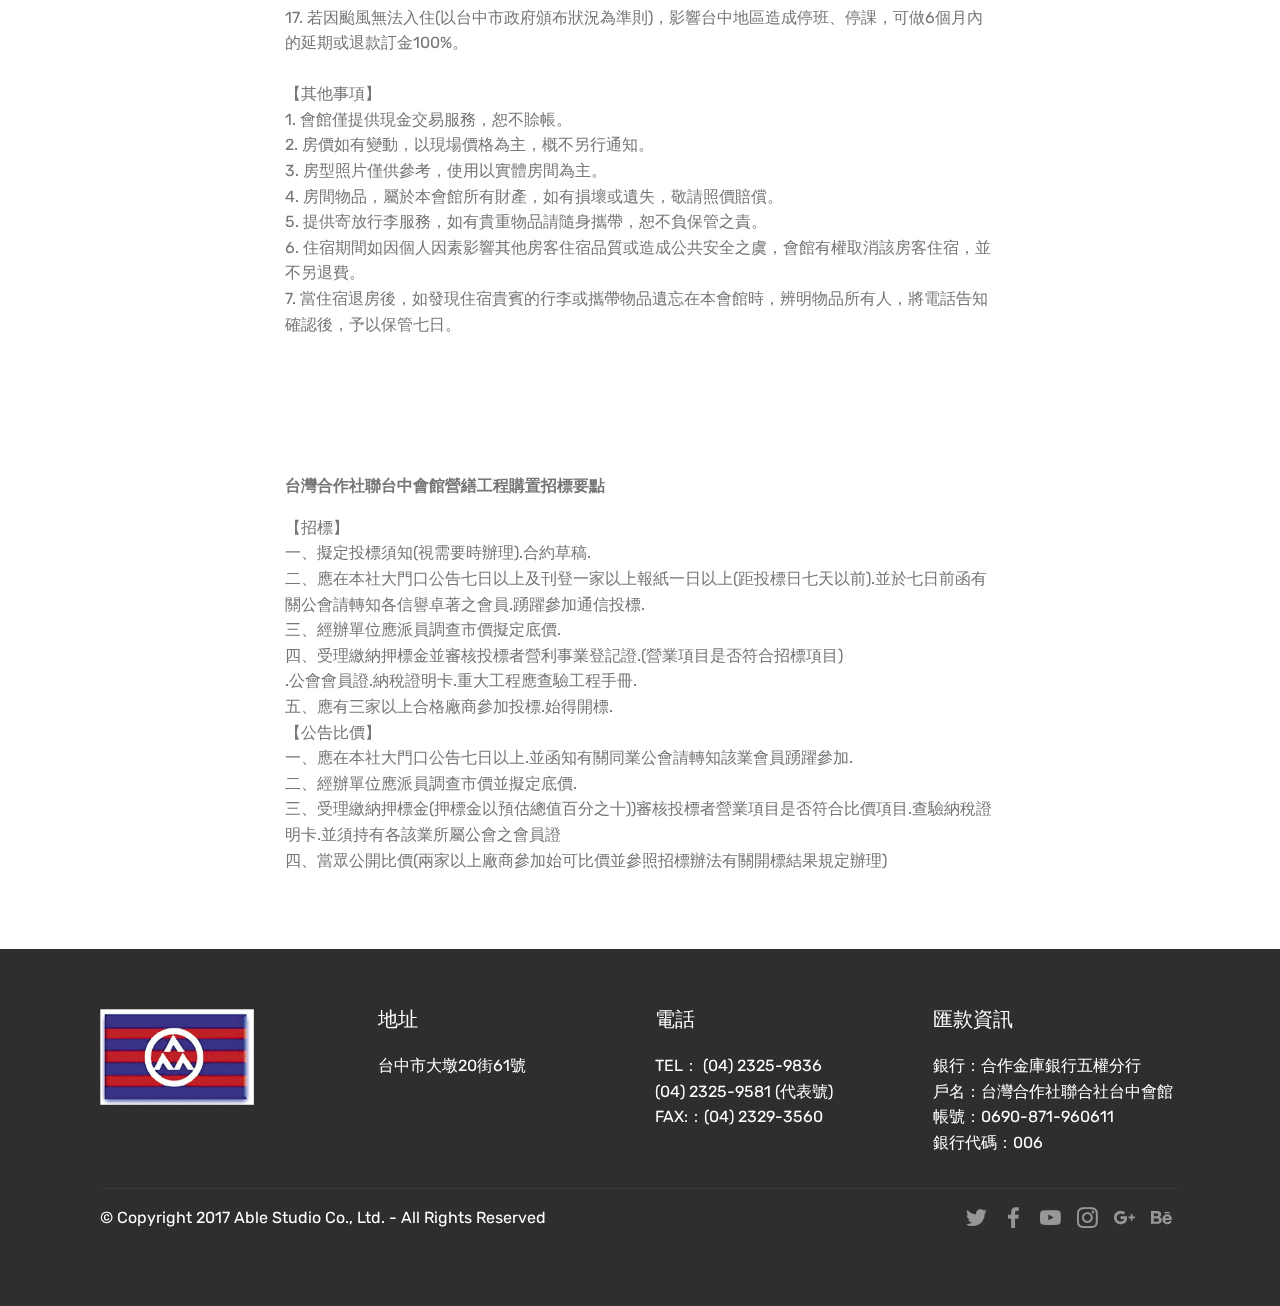
<file: info.html>
<!DOCTYPE html>
<html >
<head>
  <!-- Site made with Mobirise Website Builder v4.5.4, https://mobirise.com -->
  <meta charset="UTF-8">
  <meta http-equiv="X-UA-Compatible" content="IE=edge">
  <meta name="generator" content="Mobirise v4.5.4, mobirise.com">
  <meta name="viewport" content="width=device-width, initial-scale=1, minimum-scale=1">
  <link rel="shortcut icon" href="assets/images/600-161-600x374.jpg" type="image/x-icon">
  <meta name="description" content="Website Builder Description">
  <title>會館須知</title>
  <link rel="stylesheet" href="assets/web/assets/mobirise-icons/mobirise-icons.css">
  <link rel="stylesheet" href="assets/tether/tether.min.css">
  <link rel="stylesheet" href="assets/bootstrap/css/bootstrap.min.css">
  <link rel="stylesheet" href="assets/bootstrap/css/bootstrap-grid.min.css">
  <link rel="stylesheet" href="assets/bootstrap/css/bootstrap-reboot.min.css">
  <link rel="stylesheet" href="assets/socicon/css/styles.css">
  <link rel="stylesheet" href="assets/dropdown/css/style.css">
  <link rel="stylesheet" href="assets/theme/css/style.css">
  <link rel="stylesheet" href="assets/mobirise/css/mbr-additional.css" type="text/css">
  
  
  
</head>
<body>

<!-- Google Analytics -->
UA-98394712-2
<!-- /Google Analytics -->


<section class="menu cid-qF5aFb2sRo" once="menu" id="menu2-13">

    

    <nav class="navbar navbar-expand beta-menu navbar-dropdown align-items-center navbar-fixed-top navbar-toggleable-sm">
        <button class="navbar-toggler navbar-toggler-right" type="button" data-toggle="collapse" data-target="#navbarSupportedContent" aria-controls="navbarSupportedContent" aria-expanded="false" aria-label="Toggle navigation">
            <div class="hamburger">
                <span></span>
                <span></span>
                <span></span>
                <span></span>
            </div>
        </button>
        <div class="menu-logo">
            <div class="navbar-brand">
                <span class="navbar-logo">
                    <a href="index.html#header2-1k">
                        <img src="assets/images/600-161-600x374.jpg" alt="Mobirise" title="" style="height: 3.8rem;">
                    </a>
                </span>
                
            </div>
        </div>
        <div class="collapse navbar-collapse" id="navbarSupportedContent">
            <ul class="navbar-nav nav-dropdown" data-app-modern-menu="true"><li class="nav-item">
                    <a class="nav-link link text-black display-4" href="index.html#header2-1k">
                        首頁</a>
                </li><li class="nav-item"><a class="nav-link link text-black display-4" href="index.html#testimonials3-1l">
                        房型介紹</a></li>
                <li class="nav-item">
                    <a class="nav-link link text-black display-4" href="index.html#slider2-1p">
                        會議空間</a>
                </li><li class="nav-item"><a class="nav-link link text-black display-4" href="index.html#content4-28">最新公告</a></li><li class="nav-item"><a class="nav-link link text-black display-4" href="about.html#content5-w">
                        關於會館</a></li><li class="nav-item"><a class="nav-link link text-black display-4" href="info.html#content5-17">
                        會館須知</a></li></ul>
            <div class="navbar-buttons mbr-section-btn"><a class="btn btn-sm btn-primary display-4" href="tel:+886-04-2325-9836 ">
                    <span class="btn-icon mbri-mobile mbr-iconfont mbr-iconfont-btn">
                    </span>洽詢專線</a></div>
        </div>
    </nav>
</section>

<section class="engine"><a href="https://mobirise.co">Mobirise</a></section><section class="mbr-section content5 cid-qF5TKacZwJ mbr-parallax-background" id="content5-17">

    

    <div class="mbr-overlay" style="opacity: 0.4; background-color: rgb(35, 35, 35);">
    </div>

    <div class="container">
        <div class="media-container-row">
            <div class="title col-12 col-md-8">
                <h2 class="align-center mbr-bold mbr-white pb-3 mbr-fonts-style display-1">會館須知</h2>
                <h3 class="mbr-section-subtitle align-center mbr-light mbr-white pb-3 mbr-fonts-style display-5">會館相關規定</h3>
                
                
            </div>
        </div>
    </div>
</section>

<section class="mbr-section article content1 cid-qF5UlvBbyM" id="content1-19">
    
     

    <div class="container">
        <div class="media-container-row">
            <div class="mbr-text col-12 col-md-8 mbr-fonts-style display-7"><p>
                <strong> 【請詳細閱讀以下注意事項，匯款完成訂房手續時視為同意以下之約定！】</strong>&nbsp;</p><p></p><div>【住宿規定】</div><div>1.	CHECK IN 時間： PM14:00以後(請準備您的相關證件，如身份證或護照，以方便我們登記住宿資料)</div><div>2.	CHECK OUT 時間： PM 12:00以前</div><div>3.	春節期間 CHECK IN 時間： PM15:00以後。</div><div>4.	平日定義：週日~ 週四、假日定義：週五、週六、假日前夕以及會館指定日 。</div><div>5.	房間大小位置等條件可能有所不同，為方便安排，預訂時僅能指定房型，(房型指:單人、雙人房(兩小床)、?人房、肆人房、VIP套房、總統套房) 而無法指定房間。</div><div>6.	提供免費平面停車場(僅供免費停車，停滿為止，不負保管之責)如遇天然災害等不可抗力所造成之損失，本停車場不負責通報及任何賠償之責任。</div><div>7.	會館使用鑰匙，外出或退房時請交予櫃檯保管，以免弄丟，若鑰匙遺失不見，酌收工本費300元整。</div><div>8.	若入住人數超過該房床數，酌收每人清潔費700元整。</div><div>9.	提早入房或延遲退房(三個小時為限，超過以當天住宿房價計算)，每一小時酌收清潔費100元整。</div><div>10.	連續住房時，如房間不需要進去打掃，請在外出離開時，告知會館的服務人員，我們將準備好新的備品。</div><div>11.	全館客房內禁止吸菸，為確保住宿品質，於晚間11點過後請勿大聲喧嘩、吵鬧,敬請配合。</div><div>12.	會館內大廳提供無線寬頻上網服務;客房內提供無線寬頻上網服務。</div><div>13.	為維護環境及住宿品質,本館禁止攜帶寵物住宿,謝謝配合。</div><div><br></div><div>【訂房須知】</div><div>1.	預約訂房請留下姓名、聯絡電話、訂房日期、入住房型。</div><div>2.	預約訂房請於7天內匯款三成訂金，否則訂房自動取消，不另行通知。如入住日期於3天內，請當日匯款訂金，以確保您的訂房已完成。</div><div>3.	若訂金未能按時匯款，或未傳真匯款收據，預訂之房間將自動取消。 (恕不另行告知，若有特殊情形，請以電話告知到達時間)</div><div>4.	匯款訂金後，請來電確認本飯店是否已收到訂金，以便完成您的訂房手續。</div><div>5.	若因不可抗拒因素無法入住，請於住宿前1天前告知，可辦理訂房延期6個月內(限延期一次，之後不予保留並全額扣款) 。</div><div>6.	已付訂金之訂房，請於入住當日PM 18:00前完成入住手續，如你無法於上述時間抵達會館，請於住宿當日保持聯繫狀況，如聯繫不到則當日訂房保留至PM 20:00，請事先來電與會館確認保留訂房，未來電確認保留之訂房，會館將視為取消訂房，恕不退費，會館有權將該訂房間開放予其他候補旅客。</div><div>7.	於預定住宿日當日未到或未通知取消訂房者，會館得不退還消費者已付全部定金，即旅客需支付定金全額為手續費。</div><div>8.	退訂規則以住宿日期為當日起開始計算：</div><div>9.	旅客於入住日的14天以前取消退房時，可退還訂金100%。</div><div>10.	旅客於入住日的前10到13天以前取消退房時，可退回訂金70%。</div><div>11.	旅客於入住日的前7到9天以前取消退房時，取消訂房可退回訂金50%或辦理3個月內的延期。</div><div>12.	旅客於入住日的前4日到6日間取消退房時，取消訂房可退回訂金40%，無法辦理延期。</div><div>13.	旅客於入住日的前2日到3日間取消退房時，取消訂房可退回訂金30%，前一日取消訂房可退回訂金20%, 無法辦理延期。</div><div>14.	旅客於入住當日無法入住取消退房時，取消訂房手續費為訂金的100%，無法辦理延期。</div><div>15.	旅客需退回訂金，需負擔匯款手續費，手續費將於退回款項中扣除。</div><div>16.	原訂住宿日期而延期者，已選擇延期住宿，就不適用取消住宿規定，則無法退訂金，所以請旅客再訂房前請仔細思考後再訂房。</div><div>17.	若因颱風無法入住(以台中市政府頒布狀況為準則)，影響台中地區造成停班、停課，可做6個月內的延期或退款訂金100%。</div><div><br></div><div>【其他事項】</div><div>1.	會館僅提供現金交易服務，恕不賒帳。</div><div>2.	房價如有變動，以現場價格為主，概不另行通知。</div><div>3.	房型照片僅供參考，使用以實體房間為主。</div><div>4.	房間物品，屬於本會館所有財產，如有損壞或遺失，敬請照價賠償。</div><div>5.	提供寄放行李服務，如有貴重物品請隨身攜帶，恕不負保管之責。</div><div>6.	住宿期間如因個人因素影響其他房客住宿品質或造成公共安全之虞，會館有權取消該房客住宿，並不另退費。</div><div>7.	當住宿退房後，如發現住宿貴賓的行李或攜帶物品遺忘在本會館時，辨明物品所有人，將電話告知確認後，予以保管七日。</div><p></p></div>
        </div>
    </div>
</section>

<section class="mbr-section article content1 cid-qF5UAi5txj" id="content1-1a">
    
     

    <div class="container">
        <div class="media-container-row">
            <div class="mbr-text col-12 col-md-8 mbr-fonts-style display-7"><p>
                <strong> 台灣合作社聯台中會館營繕工程購置招標要點</strong></p><p></p><div>【招標】</div><div>一、擬定投標須知(視需要時辦理).合約草稿.</div><div>二、應在本社大門口公告七日以上及刊登一家以上報紙一日以上(距投標日七天以前).並於七日前函有關公會請轉知各信譽卓著之會員.踴躍參加通信投標.</div><div>三、經辦單位應派員調查市價擬定底價.</div><div>四、受理繳納押標金並審核投標者營利事業登記證.(營業項目是否符合招標項目)</div><div>.公會會員證.納稅證明卡.重大工程應查驗工程手冊.</div><div>五、應有三家以上合格廠商參加投標.始得開標.</div><div>【公告比價】</div><div>一、應在本社大門口公告七日以上.並函知有關同業公會請轉知該業會員踴躍參加.</div><div>二、經辦單位應派員調查市價並擬定底價.</div><div>三、受理繳納押標金(押標金以預估總值百分之十))審核投標者營業項目是否符合比價項目.查驗納稅證明卡.並須持有各該業所屬公會之會員證</div><div>四、當眾公開比價(兩家以上廠商參加始可比價並參照招標辦法有關開標結果規定辦理)</div><p></p></div>
        </div>
    </div>
</section>

<section class="cid-qF60UduQrs" id="footer1-24">

    

    

    <div class="container">
        <div class="media-container-row content text-white">
            <div class="col-12 col-md-3">
                <div class="media-wrap">
                    <a href="index.html#header2-1k">
                        <img src="assets/images/600-161-600x374.jpg" alt="Mobirise" title="">
                    </a>
                </div>
            </div>
            <div class="col-12 col-md-3 mbr-fonts-style display-7">
                <h5 class="pb-3">地址</h5>
                <p class="mbr-text">台中市大墩20街61號</p>
            </div>
            <div class="col-12 col-md-3 mbr-fonts-style display-7">
                <h5 class="pb-3">電話</h5>
                <p class="mbr-text">TEL： (04) 2325-9836 <br>(04) 2325-9581 (代表號)<br>FAX:：(04) 2329-3560</p>
            </div>
            <div class="col-12 col-md-3 mbr-fonts-style display-7">
                <h5 class="pb-3">
                    匯款資訊
                </h5>
                <p class="mbr-text">銀行：合作金庫銀行五權分行<br>戶名：台灣合作社聯合社台中會館<br>帳號：0690-871-960611<br>銀行代碼：006</p>
            </div>
        </div>
        <div class="footer-lower">
            <div class="media-container-row">
                <div class="col-sm-12">
                    <hr>
                </div>
            </div>
            <div class="media-container-row mbr-white">
                <div class="col-sm-6 copyright">
                    <p class="mbr-text mbr-fonts-style display-7">
                        © Copyright 2017 Able Studio Co., Ltd. - All Rights Reserved
                    </p>
                </div>
                <div class="col-md-6">
                    <div class="social-list align-right">
                        <div class="soc-item">
                            <a href="https://twitter.com/mobirise" target="_blank">
                                <span class="socicon-twitter socicon mbr-iconfont mbr-iconfont-social"></span>
                            </a>
                        </div>
                        <div class="soc-item">
                            <a href="https://www.facebook.com/pages/Mobirise/1616226671953247" target="_blank">
                                <span class="socicon-facebook socicon mbr-iconfont mbr-iconfont-social"></span>
                            </a>
                        </div>
                        <div class="soc-item">
                            <a href="https://www.youtube.com/c/mobirise" target="_blank">
                                <span class="socicon-youtube socicon mbr-iconfont mbr-iconfont-social"></span>
                            </a>
                        </div>
                        <div class="soc-item">
                            <a href="https://instagram.com/mobirise" target="_blank">
                                <span class="socicon-instagram socicon mbr-iconfont mbr-iconfont-social"></span>
                            </a>
                        </div>
                        <div class="soc-item">
                            <a href="https://plus.google.com/u/0/+Mobirise" target="_blank">
                                <span class="socicon-googleplus socicon mbr-iconfont mbr-iconfont-social"></span>
                            </a>
                        </div>
                        <div class="soc-item">
                            <a href="https://www.behance.net/Mobirise" target="_blank">
                                <span class="socicon-behance socicon mbr-iconfont mbr-iconfont-social"></span>
                            </a>
                        </div>
                    </div>
                </div>
            </div>
        </div>
    </div>
</section>


  <script src="assets/web/assets/jquery/jquery.min.js"></script>
  <script src="assets/popper/popper.min.js"></script>
  <script src="assets/tether/tether.min.js"></script>
  <script src="assets/bootstrap/js/bootstrap.min.js"></script>
  <script src="assets/dropdown/js/script.min.js"></script>
  <script src="assets/touchswipe/jquery.touch-swipe.min.js"></script>
  <script src="assets/parallax/jarallax.min.js"></script>
  <script src="assets/smoothscroll/smooth-scroll.js"></script>
  <script src="assets/theme/js/script.js"></script>
  
  
</body>
</html>
</file>
<file: assets/web/assets/mobirise-icons/mobirise-icons.css>
@font-face {
  font-family: 'MobiriseIcons';
  src:  url('mobirise-icons.eot?spat4u');
  src:  url('mobirise-icons.eot?spat4u#iefix') format('embedded-opentype'),
    url('mobirise-icons.ttf?spat4u') format('truetype'),
    url('mobirise-icons.woff?spat4u') format('woff'),
    url('mobirise-icons.svg?spat4u#MobiriseIcons') format('svg');
  font-weight: normal;
  font-style: normal;
}

[class^="mbri-"], [class*=" mbri-"] {
  /* use !important to prevent issues with browser extensions that change fonts */
  font-family: MobiriseIcons !important;
  speak: none;
  font-style: normal;
  font-weight: normal;
  font-variant: normal;
  text-transform: none;
  line-height: 1;

  /* Better Font Rendering =========== */
  -webkit-font-smoothing: antialiased;
  -moz-osx-font-smoothing: grayscale;
}

.mbri-add-submenu:before {
  content: "\e900";
}
.mbri-alert:before {
  content: "\e901";
}
.mbri-align-center:before {
  content: "\e902";
}
.mbri-align-justify:before {
  content: "\e903";
}
.mbri-align-left:before {
  content: "\e904";
}
.mbri-align-right:before {
  content: "\e905";
}
.mbri-android:before {
  content: "\e906";
}
.mbri-apple:before {
  content: "\e907";
}
.mbri-arrow-down:before {
  content: "\e908";
}
.mbri-arrow-next:before {
  content: "\e909";
}
.mbri-arrow-prev:before {
  content: "\e90a";
}
.mbri-arrow-up:before {
  content: "\e90b";
}
.mbri-bold:before {
  content: "\e90c";
}
.mbri-bookmark:before {
  content: "\e90d";
}
.mbri-bootstrap:before {
  content: "\e90e";
}
.mbri-briefcase:before {
  content: "\e90f";
}
.mbri-browse:before {
  content: "\e910";
}
.mbri-bulleted-list:before {
  content: "\e911";
}
.mbri-calendar:before {
  content: "\e912";
}
.mbri-camera:before {
  content: "\e913";
}
.mbri-cart-add:before {
  content: "\e914";
}
.mbri-cart-full:before {
  content: "\e915";
}
.mbri-cash:before {
  content: "\e916";
}
.mbri-change-style:before {
  content: "\e917";
}
.mbri-chat:before {
  content: "\e918";
}
.mbri-clock:before {
  content: "\e919";
}
.mbri-close:before {
  content: "\e91a";
}
.mbri-cloud:before {
  content: "\e91b";
}
.mbri-code:before {
  content: "\e91c";
}
.mbri-contact-form:before {
  content: "\e91d";
}
.mbri-credit-card:before {
  content: "\e91e";
}
.mbri-cursor-click:before {
  content: "\e91f";
}
.mbri-cust-feedback:before {
  content: "\e920";
}
.mbri-database:before {
  content: "\e921";
}
.mbri-delivery:before {
  content: "\e922";
}
.mbri-desktop:before {
  content: "\e923";
}
.mbri-devices:before {
  content: "\e924";
}
.mbri-down:before {
  content: "\e925";
}
.mbri-download:before {
  content: "\e989";
}
.mbri-drag-n-drop:before {
  content: "\e927";
}
.mbri-drag-n-drop2:before {
  content: "\e928";
}
.mbri-edit:before {
  content: "\e929";
}
.mbri-edit2:before {
  content: "\e92a";
}
.mbri-error:before {
  content: "\e92b";
}
.mbri-extension:before {
  content: "\e92c";
}
.mbri-features:before {
  content: "\e92d";
}
.mbri-file:before {
  content: "\e92e";
}
.mbri-flag:before {
  content: "\e92f";
}
.mbri-folder:before {
  content: "\e930";
}
.mbri-gift:before {
  content: "\e931";
}
.mbri-github:before {
  content: "\e932";
}
.mbri-globe:before {
  content: "\e933";
}
.mbri-globe-2:before {
  content: "\e934";
}
.mbri-growing-chart:before {
  content: "\e935";
}
.mbri-hearth:before {
  content: "\e936";
}
.mbri-help:before {
  content: "\e937";
}
.mbri-home:before {
  content: "\e938";
}
.mbri-hot-cup:before {
  content: "\e939";
}
.mbri-idea:before {
  content: "\e93a";
}
.mbri-image-gallery:before {
  content: "\e93b";
}
.mbri-image-slider:before {
  content: "\e93c";
}
.mbri-info:before {
  content: "\e93d";
}
.mbri-italic:before {
  content: "\e93e";
}
.mbri-key:before {
  content: "\e93f";
}
.mbri-laptop:before {
  content: "\e940";
}
.mbri-layers:before {
  content: "\e941";
}
.mbri-left-right:before {
  content: "\e942";
}
.mbri-left:before {
  content: "\e943";
}
.mbri-letter:before {
  content: "\e944";
}
.mbri-like:before {
  content: "\e945";
}
.mbri-link:before {
  content: "\e946";
}
.mbri-lock:before {
  content: "\e947";
}
.mbri-login:before {
  content: "\e948";
}
.mbri-logout:before {
  content: "\e949";
}
.mbri-magic-stick:before {
  content: "\e94a";
}
.mbri-map-pin:before {
  content: "\e94b";
}
.mbri-menu:before {
  content: "\e94c";
}
.mbri-mobile:before {
  content: "\e94d";
}
.mbri-mobile2:before {
  content: "\e94e";
}
.mbri-mobirise:before {
  content: "\e94f";
}
.mbri-more-horizontal:before {
  content: "\e950";
}
.mbri-more-vertical:before {
  content: "\e951";
}
.mbri-music:before {
  content: "\e952";
}
.mbri-new-file:before {
  content: "\e953";
}
.mbri-numbered-list:before {
  content: "\e954";
}
.mbri-opened-folder:before {
  content: "\e955";
}
.mbri-pages:before {
  content: "\e956";
}
.mbri-paper-plane:before {
  content: "\e957";
}
.mbri-paperclip:before {
  content: "\e958";
}
.mbri-photo:before {
  content: "\e959";
}
.mbri-photos:before {
  content: "\e95a";
}
.mbri-pin:before {
  content: "\e95b";
}
.mbri-play:before {
  content: "\e95c";
}
.mbri-plus:before {
  content: "\e95d";
}
.mbri-preview:before {
  content: "\e95e";
}
.mbri-print:before {
  content: "\e95f";
}
.mbri-protect:before {
  content: "\e960";
}
.mbri-question:before {
  content: "\e961";
}
.mbri-quote-left:before {
  content: "\e962";
}
.mbri-quote-right:before {
  content: "\e963";
}
.mbri-refresh:before {
  content: "\e964";
}
.mbri-responsive:before {
  content: "\e965";
}
.mbri-right:before {
  content: "\e966";
}
.mbri-rocket:before {
  content: "\e967";
}
.mbri-sad-face:before {
  content: "\e968";
}
.mbri-sale:before {
  content: "\e969";
}
.mbri-save:before {
  content: "\e96a";
}
.mbri-search:before {
  content: "\e96b";
}
.mbri-setting:before {
  content: "\e96c";
}
.mbri-setting2:before {
  content: "\e96d";
}
.mbri-setting3:before {
  content: "\e96e";
}
.mbri-share:before {
  content: "\e96f";
}
.mbri-shopping-bag:before {
  content: "\e970";
}
.mbri-shopping-basket:before {
  content: "\e971";
}
.mbri-shopping-cart:before {
  content: "\e972";
}
.mbri-sites:before {
  content: "\e973";
}
.mbri-smile-face:before {
  content: "\e974";
}
.mbri-speed:before {
  content: "\e975";
}
.mbri-star:before {
  content: "\e976";
}
.mbri-success:before {
  content: "\e977";
}
.mbri-sun:before {
  content: "\e978";
}
.mbri-sun2:before {
  content: "\e979";
}
.mbri-tablet:before {
  content: "\e97a";
}
.mbri-tablet-vertical:before {
  content: "\e97b";
}
.mbri-target:before {
  content: "\e97c";
}
.mbri-timer:before {
  content: "\e97d";
}
.mbri-to-ftp:before {
  content: "\e97e";
}
.mbri-to-local-drive:before {
  content: "\e97f";
}
.mbri-touch-swipe:before {
  content: "\e980";
}
.mbri-touch:before {
  content: "\e981";
}
.mbri-trash:before {
  content: "\e982";
}
.mbri-underline:before {
  content: "\e983";
}
.mbri-unlink:before {
  content: "\e984";
}
.mbri-unlock:before {
  content: "\e985";
}
.mbri-up-down:before {
  content: "\e986";
}
.mbri-up:before {
  content: "\e987";
}
.mbri-update:before {
  content: "\e988";
}
.mbri-upload:before {
 content: "\e926"; 
}
.mbri-user:before {
  content: "\e98a";
}
.mbri-user2:before {
  content: "\e98b";
}
.mbri-users:before {
  content: "\e98c";
}
.mbri-video:before {
  content: "\e98d";
}
.mbri-video-play:before {
  content: "\e98e";
}
.mbri-watch:before {
  content: "\e98f";
}
.mbri-website-theme:before {
  content: "\e990";
}
.mbri-wifi:before {
  content: "\e991";
}
.mbri-windows:before {
  content: "\e992";
}
.mbri-zoom-out:before {
  content: "\e993";
}
.mbri-redo:before {
  content: "\e994";
}
.mbri-undo:before {
  content: "\e995";
}
</file>
<file: assets/socicon/css/styles.css>
@charset "UTF-8";

@font-face {
  font-family: "socicon";
  src:url("../fonts/socicon.eot");
  src:url("../fonts/socicon.eot?#iefix") format("embedded-opentype"),
    url("../fonts/socicon.woff") format("woff"),
    url("../fonts/socicon.ttf") format("truetype"),
    url("../fonts/socicon.svg#socicon") format("svg");
  font-weight: normal;
  font-style: normal;

}

[data-icon]:before {
  font-family: "socicon" !important;
  content: attr(data-icon);
  font-style: normal !important;
  font-weight: normal !important;
  font-variant: normal !important;
  text-transform: none !important;
  speak: none;
  line-height: 1;
  -webkit-font-smoothing: antialiased;
  -moz-osx-font-smoothing: grayscale;
}

[class^="socicon-"]:before,
[class*=" socicon-"]:before {
  font-family: "socicon" !important;
  font-style: normal !important;
  font-weight: normal !important;
  font-variant: normal !important;
  text-transform: none !important;
  speak: none;
  line-height: 1;
  -webkit-font-smoothing: antialiased;
  -moz-osx-font-smoothing: grayscale;
}

.socicon-modelmayhem:before {
  content: "\e000";
}
.socicon-mixcloud:before {
  content: "\e001";
}
.socicon-drupal:before {
  content: "\e002";
}
.socicon-swarm:before {
  content: "\e003";
}
.socicon-istock:before {
  content: "\e004";
}
.socicon-yammer:before {
  content: "\e005";
}
.socicon-ello:before {
  content: "\e006";
}
.socicon-stackoverflow:before {
  content: "\e007";
}
.socicon-persona:before {
  content: "\e008";
}
.socicon-triplej:before {
  content: "\e009";
}
.socicon-houzz:before {
  content: "\e00a";
}
.socicon-rss:before {
  content: "\e00b";
}
.socicon-paypal:before {
  content: "\e00c";
}
.socicon-odnoklassniki:before {
  content: "\e00d";
}
.socicon-airbnb:before {
  content: "\e00e";
}
.socicon-periscope:before {
  content: "\e00f";
}
.socicon-outlook:before {
  content: "\e010";
}
.socicon-coderwall:before {
  content: "\e011";
}
.socicon-tripadvisor:before {
  content: "\e012";
}
.socicon-appnet:before {
  content: "\e013";
}
.socicon-goodreads:before {
  content: "\e014";
}
.socicon-tripit:before {
  content: "\e015";
}
.socicon-lanyrd:before {
  content: "\e016";
}
.socicon-slideshare:before {
  content: "\e017";
}
.socicon-buffer:before {
  content: "\e018";
}
.socicon-disqus:before {
  content: "\e019";
}
.socicon-vkontakte:before {
  content: "\e01a";
}
.socicon-whatsapp:before {
  content: "\e01b";
}
.socicon-patreon:before {
  content: "\e01c";
}
.socicon-storehouse:before {
  content: "\e01d";
}
.socicon-pocket:before {
  content: "\e01e";
}
.socicon-mail:before {
  content: "\e01f";
}
.socicon-blogger:before {
  content: "\e020";
}
.socicon-technorati:before {
  content: "\e021";
}
.socicon-reddit:before {
  content: "\e022";
}
.socicon-dribbble:before {
  content: "\e023";
}
.socicon-stumbleupon:before {
  content: "\e024";
}
.socicon-digg:before {
  content: "\e025";
}
.socicon-envato:before {
  content: "\e026";
}
.socicon-behance:before {
  content: "\e027";
}
.socicon-delicious:before {
  content: "\e028";
}
.socicon-deviantart:before {
  content: "\e029";
}
.socicon-forrst:before {
  content: "\e02a";
}
.socicon-play:before {
  content: "\e02b";
}
.socicon-zerply:before {
  content: "\e02c";
}
.socicon-wikipedia:before {
  content: "\e02d";
}
.socicon-apple:before {
  content: "\e02e";
}
.socicon-flattr:before {
  content: "\e02f";
}
.socicon-github:before {
  content: "\e030";
}
.socicon-renren:before {
  content: "\e031";
}
.socicon-friendfeed:before {
  content: "\e032";
}
.socicon-newsvine:before {
  content: "\e033";
}
.socicon-identica:before {
  content: "\e034";
}
.socicon-bebo:before {
  content: "\e035";
}
.socicon-zynga:before {
  content: "\e036";
}
.socicon-steam:before {
  content: "\e037";
}
.socicon-xbox:before {
  content: "\e038";
}
.socicon-windows:before {
  content: "\e039";
}
.socicon-qq:before {
  content: "\e03a";
}
.socicon-douban:before {
  content: "\e03b";
}
.socicon-meetup:before {
  content: "\e03c";
}
.socicon-playstation:before {
  content: "\e03d";
}
.socicon-android:before {
  content: "\e03e";
}
.socicon-snapchat:before {
  content: "\e03f";
}
.socicon-twitter:before {
  content: "\e040";
}
.socicon-facebook:before {
  content: "\e041";
}
.socicon-googleplus:before {
  content: "\e042";
}
.socicon-pinterest:before {
  content: "\e043";
}
.socicon-foursquare:before {
  content: "\e044";
}
.socicon-yahoo:before {
  content: "\e045";
}
.socicon-skype:before {
  content: "\e046";
}
.socicon-yelp:before {
  content: "\e047";
}
.socicon-feedburner:before {
  content: "\e048";
}
.socicon-linkedin:before {
  content: "\e049";
}
.socicon-viadeo:before {
  content: "\e04a";
}
.socicon-xing:before {
  content: "\e04b";
}
.socicon-myspace:before {
  content: "\e04c";
}
.socicon-soundcloud:before {
  content: "\e04d";
}
.socicon-spotify:before {
  content: "\e04e";
}
.socicon-grooveshark:before {
  content: "\e04f";
}
.socicon-lastfm:before {
  content: "\e050";
}
.socicon-youtube:before {
  content: "\e051";
}
.socicon-vimeo:before {
  content: "\e052";
}
.socicon-dailymotion:before {
  content: "\e053";
}
.socicon-vine:before {
  content: "\e054";
}
.socicon-flickr:before {
  content: "\e055";
}
.socicon-500px:before {
  content: "\e056";
}
.socicon-wordpress:before {
  content: "\e058";
}
.socicon-tumblr:before {
  content: "\e059";
}
.socicon-twitch:before {
  content: "\e05a";
}
.socicon-8tracks:before {
  content: "\e05b";
}
.socicon-amazon:before {
  content: "\e05c";
}
.socicon-icq:before {
  content: "\e05d";
}
.socicon-smugmug:before {
  content: "\e05e";
}
.socicon-ravelry:before {
  content: "\e05f";
}
.socicon-weibo:before {
  content: "\e060";
}
.socicon-baidu:before {
  content: "\e061";
}
.socicon-angellist:before {
  content: "\e062";
}
.socicon-ebay:before {
  content: "\e063";
}
.socicon-imdb:before {
  content: "\e064";
}
.socicon-stayfriends:before {
  content: "\e065";
}
.socicon-residentadvisor:before {
  content: "\e066";
}
.socicon-google:before {
  content: "\e067";
}
.socicon-yandex:before {
  content: "\e068";
}
.socicon-sharethis:before {
  content: "\e069";
}
.socicon-bandcamp:before {
  content: "\e06a";
}
.socicon-itunes:before {
  content: "\e06b";
}
.socicon-deezer:before {
  content: "\e06c";
}
.socicon-telegram:before {
  content: "\e06e";
}
.socicon-openid:before {
  content: "\e06f";
}
.socicon-amplement:before {
  content: "\e070";
}
.socicon-viber:before {
  content: "\e071";
}
.socicon-zomato:before {
  content: "\e072";
}
.socicon-draugiem:before {
  content: "\e074";
}
.socicon-endomodo:before {
  content: "\e075";
}
.socicon-filmweb:before {
  content: "\e076";
}
.socicon-stackexchange:before {
  content: "\e077";
}
.socicon-wykop:before {
  content: "\e078";
}
.socicon-teamspeak:before {
  content: "\e079";
}
.socicon-teamviewer:before {
  content: "\e07a";
}
.socicon-ventrilo:before {
  content: "\e07b";
}
.socicon-younow:before {
  content: "\e07c";
}
.socicon-raidcall:before {
  content: "\e07d";
}
.socicon-mumble:before {
  content: "\e07e";
}
.socicon-medium:before {
  content: "\e06d";
}
.socicon-bebee:before {
  content: "\e07f";
}
.socicon-hitbox:before {
  content: "\e080";
}
.socicon-reverbnation:before {
  content: "\e081";
}
.socicon-formulr:before {
  content: "\e082";
}
.socicon-instagram:before {
  content: "\e057";
}
.socicon-battlenet:before {
  content: "\e083";
}
.socicon-chrome:before {
  content: "\e084";
}
.socicon-discord:before {
  content: "\e086";
}
.socicon-issuu:before {
  content: "\e087";
}
.socicon-macos:before {
  content: "\e088";
}
.socicon-firefox:before {
  content: "\e089";
}
.socicon-opera:before {
  content: "\e08d";
}
.socicon-keybase:before {
  content: "\e090";
}
.socicon-alliance:before {
  content: "\e091";
}
.socicon-livejournal:before {
  content: "\e092";
}
.socicon-googlephotos:before {
  content: "\e093";
}
.socicon-horde:before {
  content: "\e094";
}
.socicon-etsy:before {
  content: "\e095";
}
.socicon-zapier:before {
  content: "\e096";
}
.socicon-google-scholar:before {
  content: "\e097";
}
.socicon-researchgate:before {
  content: "\e098";
}
.socicon-wechat:before {
  content: "\e099";
}
.socicon-strava:before {
  content: "\e09a";
}
.socicon-line:before {
  content: "\e09b";
}
.socicon-lyft:before {
  content: "\e09c";
}
.socicon-uber:before {
  content: "\e09d";
}
.socicon-songkick:before {
  content: "\e09e";
}
.socicon-viewbug:before {
  content: "\e09f";
}
.socicon-googlegroups:before {
  content: "\e0a0";
}
.socicon-quora:before {
  content: "\e073";
}
.socicon-diablo:before {
  content: "\e085";
}
.socicon-blizzard:before {
  content: "\e0a1";
}
.socicon-hearthstone:before {
  content: "\e08b";
}
.socicon-heroes:before {
  content: "\e08a";
}
.socicon-overwatch:before {
  content: "\e08c";
}
.socicon-warcraft:before {
  content: "\e08e";
}
.socicon-starcraft:before {
  content: "\e08f";
}
.socicon-beam:before {
  content: "\e0a2";
}
.socicon-curse:before {
  content: "\e0a3";
}
.socicon-player:before {
  content: "\e0a4";
}
.socicon-streamjar:before {
  content: "\e0a5";
}
.socicon-nintendo:before {
  content: "\e0a6";
}
.socicon-hellocoton:before {
  content: "\e0a7";
}
</file>
<file: assets/dropdown/css/style.css>
.navbar-dropdown {
  left: 0;
  padding: 0;
  position: absolute;
  right: 0;
  top: 0;
  transition: all 0.45s ease;
  z-index: 1030;
  background: #282828; }
  .navbar-dropdown .navbar-logo {
    margin-right: 0.8rem;
    transition: margin 0.3s ease-in-out;
    vertical-align: middle; }
    .navbar-dropdown .navbar-logo img {
      height: 3.125rem;
      transition: all 0.3s ease-in-out; }
    .navbar-dropdown .navbar-logo.mbr-iconfont {
      font-size: 3.125rem;
      line-height: 3.125rem; }
  .navbar-dropdown .navbar-caption {
    font-weight: 700;
    white-space: normal;
    vertical-align: -4px;
    line-height: 3.125rem !important; }
    .navbar-dropdown .navbar-caption, .navbar-dropdown .navbar-caption:hover {
      color: inherit;
      text-decoration: none; }
  .navbar-dropdown .mbr-iconfont + .navbar-caption {
    vertical-align: -1px; }
  .navbar-dropdown.navbar-fixed-top {
    position: fixed; }
  .navbar-dropdown .navbar-brand span {
    vertical-align: -4px; }
  .navbar-dropdown.bg-color.transparent {
    background: none; }
  .navbar-dropdown.navbar-short .navbar-brand {
    padding: 0.625rem 0; }
    .navbar-dropdown.navbar-short .navbar-brand span {
      vertical-align: -1px; }
  .navbar-dropdown.navbar-short .navbar-caption {
    line-height: 2.375rem !important;
    vertical-align: -2px; }
  .navbar-dropdown.navbar-short .navbar-logo {
    margin-right: 0.5rem; }
    .navbar-dropdown.navbar-short .navbar-logo img {
      height: 2.375rem; }
    .navbar-dropdown.navbar-short .navbar-logo.mbr-iconfont {
      font-size: 2.375rem;
      line-height: 2.375rem; }
  .navbar-dropdown.navbar-short .mbr-table-cell {
    height: 3.625rem; }
  .navbar-dropdown .navbar-close {
    left: 0.6875rem;
    position: fixed;
    top: 0.75rem;
    z-index: 1000; }
  .navbar-dropdown .hamburger-icon {
    content: "";
    display: inline-block;
    vertical-align: middle;
    width: 16px;
    -webkit-box-shadow: 0 -6px 0 1px #282828,0 0 0 1px #282828,0 6px 0 1px #282828;
    -moz-box-shadow: 0 -6px 0 1px #282828,0 0 0 1px #282828,0 6px 0 1px #282828;
    box-shadow: 0 -6px 0 1px #282828,0 0 0 1px #282828,0 6px 0 1px #282828; }

.dropdown-menu .dropdown-toggle[data-toggle="dropdown-submenu"]::after {
  border-bottom: 0.35em solid transparent;
  border-left: 0.35em solid;
  border-right: 0;
  border-top: 0.35em solid transparent;
  margin-left: 0.3rem; }

.dropdown-menu .dropdown-item:focus {
  outline: 0; }

.nav-dropdown {
  font-size: 0.75rem;
  font-weight: 500;
  height: auto !important; }
  .nav-dropdown .nav-btn {
    padding-left: 1rem; }
  .nav-dropdown .link {
    margin: .667em 1.667em;
    font-weight: 500;
    padding: 0;
    transition: color .2s ease-in-out; }
    .nav-dropdown .link.dropdown-toggle {
      margin-right: 2.583em; }
      .nav-dropdown .link.dropdown-toggle::after {
        margin-left: .25rem;
        border-top: 0.35em solid;
        border-right: 0.35em solid transparent;
        border-left: 0.35em solid transparent;
        border-bottom: 0; }
      .nav-dropdown .link.dropdown-toggle[aria-expanded="true"] {
        margin: 0;
        padding: 0.667em 3.263em  0.667em 1.667em; }
  .nav-dropdown .link::after,
  .nav-dropdown .dropdown-item::after {
    color: inherit; }
  .nav-dropdown .btn {
    font-size: 0.75rem;
    font-weight: 700;
    letter-spacing: 0;
    margin-bottom: 0;
    padding-left: 1.25rem;
    padding-right: 1.25rem; }
  .nav-dropdown .dropdown-menu {
    border-radius: 0;
    border: 0;
    left: 0;
    margin: 0;
    padding-bottom: 1.25rem;
    padding-top: 1.25rem;
    position: relative; }
  .nav-dropdown .dropdown-submenu {
    margin-left: 0.125rem;
    top: 0; }
  .nav-dropdown .dropdown-item {
    font-weight: 500;
    line-height: 2;
    padding: 0.3846em 4.615em 0.3846em 1.5385em;
    position: relative;
    transition: color .2s ease-in-out, background-color .2s ease-in-out; }
    .nav-dropdown .dropdown-item::after {
      margin-top: -0.3077em;
      position: absolute;
      right: 1.1538em;
      top: 50%; }
    .nav-dropdown .dropdown-item:focus, .nav-dropdown .dropdown-item:hover {
      background: none; }

@media (max-width: 767px) {
  .nav-dropdown.navbar-toggleable-sm {
    bottom: 0;
    display: none;
    left: 0;
    overflow-x: hidden;
    position: fixed;
    top: 0;
    transform: translateX(-100%);
    -ms-transform: translateX(-100%);
    -webkit-transform: translateX(-100%);
    width: 18.75rem;
    z-index: 999; } }
.nav-dropdown.navbar-toggleable-xl {
  bottom: 0;
  display: none;
  left: 0;
  overflow-x: hidden;
  position: fixed;
  top: 0;
  transform: translateX(-100%);
  -ms-transform: translateX(-100%);
  -webkit-transform: translateX(-100%);
  width: 18.75rem;
  z-index: 999; }

.nav-dropdown-sm {
  display: block !important;
  overflow-x: hidden;
  overflow: auto;
  padding-top: 3.875rem; }
  .nav-dropdown-sm::after {
    content: "";
    display: block;
    height: 3rem;
    width: 100%; }
  .nav-dropdown-sm.collapse.in ~ .navbar-close {
    display: block !important; }
  .nav-dropdown-sm.collapsing, .nav-dropdown-sm.collapse.in {
    transform: translateX(0);
    -ms-transform: translateX(0);
    -webkit-transform: translateX(0);
    transition: all 0.25s ease-out;
    -webkit-transition: all 0.25s ease-out;
    background: #282828; }
  .nav-dropdown-sm.collapsing[aria-expanded="false"] {
    transform: translateX(-100%);
    -ms-transform: translateX(-100%);
    -webkit-transform: translateX(-100%); }
  .nav-dropdown-sm .nav-item {
    display: block;
    margin-left: 0 !important;
    padding-left: 0; }
  .nav-dropdown-sm .link,
  .nav-dropdown-sm .dropdown-item {
    border-top: 1px dotted rgba(255, 255, 255, 0.1);
    font-size: 0.8125rem;
    line-height: 1.6;
    margin: 0 !important;
    padding: 0.875rem 2.4rem 0.875rem 1.5625rem !important;
    position: relative;
    white-space: normal; }
    .nav-dropdown-sm .link:focus, .nav-dropdown-sm .link:hover,
    .nav-dropdown-sm .dropdown-item:focus,
    .nav-dropdown-sm .dropdown-item:hover {
      background: rgba(0, 0, 0, 0.2) !important;
      color: #c0a375; }
  .nav-dropdown-sm .nav-btn {
    position: relative;
    padding: 1.5625rem 1.5625rem 0 1.5625rem; }
    .nav-dropdown-sm .nav-btn::before {
      border-top: 1px dotted rgba(255, 255, 255, 0.1);
      content: "";
      left: 0;
      position: absolute;
      top: 0;
      width: 100%; }
    .nav-dropdown-sm .nav-btn + .nav-btn {
      padding-top: 0.625rem; }
      .nav-dropdown-sm .nav-btn + .nav-btn::before {
        display: none; }
  .nav-dropdown-sm .btn {
    padding: 0.625rem 0; }
  .nav-dropdown-sm .dropdown-toggle[data-toggle="dropdown-submenu"]::after {
    margin-left: .25rem;
    border-top: 0.35em solid;
    border-right: 0.35em solid transparent;
    border-left: 0.35em solid transparent;
    border-bottom: 0; }
  .nav-dropdown-sm .dropdown-toggle[data-toggle="dropdown-submenu"][aria-expanded="true"]::after {
    border-top: 0;
    border-right: 0.35em solid transparent;
    border-left: 0.35em solid transparent;
    border-bottom: 0.35em solid; }
  .nav-dropdown-sm .dropdown-menu {
    margin: 0;
    padding: 0;
    position: relative;
    top: 0;
    left: 0;
    width: 100%;
    border: 0;
    float: none;
    border-radius: 0;
    background: none; }
  .nav-dropdown-sm .dropdown-submenu {
    left: 100%;
    margin-left: 0.125rem;
    margin-top: -1.25rem;
    top: 0; }

.navbar-toggleable-sm .nav-dropdown .dropdown-menu {
  position: absolute; }

.navbar-toggleable-sm .nav-dropdown .dropdown-submenu {
  left: 100%;
  margin-left: 0.125rem;
  margin-top: -1.25rem;
  top: 0; }

.navbar-toggleable-sm.opened .nav-dropdown .dropdown-menu {
  position: relative; }

.navbar-toggleable-sm.opened .nav-dropdown .dropdown-submenu {
  left: 0;
  margin-left: 00rem;
  margin-top: 0rem;
  top: 0; }

.is-builder .nav-dropdown.collapsing {
  transition: none !important; }

/*# sourceMappingURL=style.css.map */
</file>
<file: assets/theme/css/style.css>
.engine {
	position: absolute;
	text-indent: -2400px;
	text-align: center;
	padding: 0;
	top: 0;
	left: -2400px;
}/*!
 * Mobirise v4 theme (https://mobirise.com/)
 * Copyright 2017 Mobirise
 */
section {
  background-color: #eeeeee; }

section,
.container,
.container-fluid {
  position: relative;
  word-wrap: break-word; }

a.mbr-iconfont:hover {
  text-decoration: none; }

.article .lead p, .article .lead ul, .article .lead ol, .article .lead pre, .article .lead blockquote {
  margin-bottom: 0; }

a {
  font-style: normal;
  font-weight: 400;
  cursor: pointer; }
  a, a:hover {
    text-decoration: none; }

figure {
  margin-bottom: 0; }

body {
  color: #232323; }

h1, h2, h3, h4, h5, h6,
.h1, .h2, .h3, .h4, .h5, .h6,
.display-1, .display-2, .display-3, .display-4 {
  line-height: 1;
  word-break: break-word;
  word-wrap: break-word; }

b, strong {
  font-weight: bold; }

blockquote {
  padding: 10px 0 10px 20px;
  position: relative;
  border-left: 2px solid;
  border-color: #ff3366; }

input:-webkit-autofill, input:-webkit-autofill:hover, input:-webkit-autofill:focus, input:-webkit-autofill:active {
  transition-delay: 9999s;
  transition-property: background-color, color; }

textarea[type="hidden"] {
  display: none; }

body {
  position: relative; }

section {
  background-position: 50% 50%;
  background-repeat: no-repeat;
  background-size: cover; }
  section .mbr-background-video,
  section .mbr-background-video-preview {
    position: absolute;
    bottom: 0;
    left: 0;
    right: 0;
    top: 0; }

.hidden {
  visibility: hidden; }

.mbr-z-index20 {
  z-index: 20; }

/*! Base colors */
.mbr-white {
  color: #ffffff; }

.mbr-black {
  color: #000000; }

.mbr-bg-white {
  background-color: #ffffff; }

.mbr-bg-black {
  background-color: #000000; }

/*! Text-aligns */
.align-left {
  text-align: left; }

.align-center {
  text-align: center; }

.align-right {
  text-align: right; }

@media (max-width: 767px) {
  .align-left, .align-center, .align-right, .mbr-section-btn, .mbr-section-title {
    text-align: center; } }
/*! Font-weight  */
.mbr-light {
  font-weight: 300; }

.mbr-regular {
  font-weight: 400; }

.mbr-semibold {
  font-weight: 500; }

.mbr-bold {
  font-weight: 700; }

/*! Media  */
.media-size-item {
  -webkit-flex: 1 1 auto;
  -moz-flex: 1 1 auto;
  -ms-flex: 1 1 auto;
  -o-flex: 1 1 auto;
  flex: 1 1 auto; }

.media-content {
  -webkit-flex-basis: 100%;
  flex-basis: 100%; }

.media-container-row {
  display: -ms-flexbox;
  display: -webkit-flex;
  display: flex;
  -webkit-flex-direction: row;
  -ms-flex-direction: row;
  flex-direction: row;
  -webkit-flex-wrap: wrap;
  -ms-flex-wrap: wrap;
  flex-wrap: wrap;
  -webkit-justify-content: center;
  -ms-flex-pack: center;
  justify-content: center;
  -webkit-align-content: center;
  -ms-flex-line-pack: center;
  align-content: center;
  -webkit-align-items: start;
  -ms-flex-align: start;
  align-items: start; }
  .media-container-row .media-size-item {
    width: 400px; }

.media-container-column {
  display: -ms-flexbox;
  display: -webkit-flex;
  display: flex;
  -webkit-flex-direction: column;
  -ms-flex-direction: column;
  flex-direction: column;
  -webkit-flex-wrap: wrap;
  -ms-flex-wrap: wrap;
  flex-wrap: wrap;
  -webkit-justify-content: center;
  -ms-flex-pack: center;
  justify-content: center;
  -webkit-align-content: center;
  -ms-flex-line-pack: center;
  align-content: center;
  -webkit-align-items: stretch;
  -ms-flex-align: stretch;
  align-items: stretch; }
  .media-container-column > * {
    width: 100%; }

@media (min-width: 992px) {
  .media-container-row {
    -webkit-flex-wrap: nowrap;
    -ms-flex-wrap: nowrap;
    flex-wrap: nowrap; } }
figure {
  overflow: hidden; }

figure[mbr-media-size] {
  transition: width 0.1s; }

.mbr-figure img, .mbr-figure iframe {
  display: block;
  width: 100%; }

.card {
  background-color: transparent;
  border: none; }

.card-img {
  text-align: center;
  flex-shrink: 0; }

.media {
  max-width: 100%;
  margin: 0 auto; }

.mbr-figure {
  -ms-flex-item-align: center;
  -ms-grid-row-align: center;
  -webkit-align-self: center;
  align-self: center; }

.media-container > div {
  max-width: 100%; }

.mbr-figure img, .card-img img {
  width: 100%; }

@media (max-width: 991px) {
  .media-size-item {
    width: auto !important; }

  .media {
    width: auto; }

  .mbr-figure {
    width: 100% !important; } }
/*! Buttons */
.mbr-section-btn {
  margin-left: -.25rem;
  margin-right: -.25rem;
  font-size: 0; }

nav .mbr-section-btn {
  margin-left: 0rem;
  margin-right: 0rem; }

/*! Btn icon margin */
.btn .mbr-iconfont, .btn.btn-sm .mbr-iconfont {
  cursor: pointer;
  margin-right: 0.5rem; }

.btn.btn-md .mbr-iconfont, .btn.btn-md .mbr-iconfont {
  margin-right: 0.8rem; }

.mbr-regular {
  font-weight: 400; }

.mbr-semibold {
  font-weight: 500; }

.mbr-bold {
  font-weight: 700; }

[type="submit"] {
  -webkit-appearance: none; }

/*! Full-screen */
.mbr-fullscreen .mbr-overlay {
  min-height: 100vh; }

.mbr-fullscreen {
  display: flex;
  display: -webkit-flex;
  display: -moz-flex;
  display: -ms-flex;
  display: -o-flex;
  align-items: center;
  -webkit-align-items: center;
  min-height: 100vh;
  padding-top: 3rem;
  padding-bottom: 3rem; }

/*! Map */
.map {
  height: 25rem;
  position: relative; }
  .map iframe {
    width: 100%;
    height: 100%; }

/* Form */
.form-asterisk {
  font-family: initial;
  position: absolute;
  top: -2px;
  font-weight: normal; }

/*! Scroll to top arrow */
.mbr-arrow-up {
  bottom: 25px;
  right: 90px;
  position: fixed;
  text-align: right;
  z-index: 5000;
  color: #ffffff;
  font-size: 32px;
  transform: rotate(180deg);
  -webkit-transform: rotate(180deg); }

.mbr-arrow-up a {
  background: rgba(0, 0, 0, 0.2);
  border-radius: 3px;
  color: #fff;
  display: inline-block;
  height: 60px;
  width: 60px;
  outline-style: none !important;
  position: relative;
  text-decoration: none;
  transition: all .3s ease-in-out;
  cursor: pointer;
  text-align: center; }
  .mbr-arrow-up a:hover {
    background-color: rgba(0, 0, 0, 0.4); }
  .mbr-arrow-up a i {
    line-height: 60px; }

.mbr-arrow-up-icon {
  display: block;
  color: #fff; }

.mbr-arrow-up-icon::before {
  content: "\203a";
  display: inline-block;
  font-family: serif;
  font-size: 32px;
  line-height: 1;
  font-style: normal;
  position: relative;
  top: 6px;
  left: -4px;
  -webkit-transform: rotate(-90deg);
  transform: rotate(-90deg); }

/*! Arrow Down */
.mbr-arrow {
  position: absolute;
  bottom: 45px;
  left: 50%;
  width: 60px;
  height: 60px;
  cursor: pointer;
  background-color: rgba(80, 80, 80, 0.5);
  border-radius: 50%;
  -webkit-transform: translateX(-50%);
  transform: translateX(-50%); }
  .mbr-arrow > a {
    display: inline-block;
    text-decoration: none;
    outline-style: none;
    -webkit-animation: arrowdown 1.7s ease-in-out infinite;
    animation: arrowdown 1.7s ease-in-out infinite; }
    .mbr-arrow > a > i {
      position: absolute;
      top: -2px;
      left: 15px;
      font-size: 2rem; }

@keyframes arrowdown {
  0% {
    transform: translateY(0px);
    -webkit-transform: translateY(0px); }
  50% {
    transform: translateY(-5px);
    -webkit-transform: translateY(-5px); }
  100% {
    transform: translateY(0px);
    -webkit-transform: translateY(0px); } }
@-webkit-keyframes arrowdown {
  0% {
    transform: translateY(0px);
    -webkit-transform: translateY(0px); }
  50% {
    transform: translateY(-5px);
    -webkit-transform: translateY(-5px); }
  100% {
    transform: translateY(0px);
    -webkit-transform: translateY(0px); } }
@media (max-width: 500px) {
  .mbr-arrow-up {
    left: 50%;
    right: auto;
    transform: translateX(-50%) rotate(180deg);
    -webkit-transform: translateX(-50%) rotate(180deg); } }
/*Gradients animation*/
@keyframes gradient-animation {
  from {
    background-position: 0% 100%;
    animation-timing-function: ease-in-out; }
  to {
    background-position: 100% 0%;
    animation-timing-function: ease-in-out; } }
@-webkit-keyframes gradient-animation {
  from {
    background-position: 0% 100%;
    animation-timing-function: ease-in-out; }
  to {
    background-position: 100% 0%;
    animation-timing-function: ease-in-out; } }
.bg-gradient {
  background-size: 200% 200%;
  animation: gradient-animation 5s infinite alternate;
  -webkit-animation: gradient-animation 5s infinite alternate; }

.menu .navbar-brand {
  display: -webkit-flex; }
  .menu .navbar-brand span {
    display: flex;
    display: -webkit-flex; }
  .menu .navbar-brand .navbar-caption-wrap {
    display: -webkit-flex; }
  .menu .navbar-brand .navbar-logo img {
    display: -webkit-flex; }
@media (min-width: 768px) and (max-width: 991px) {
  .menu .navbar-toggleable-sm .navbar-nav {
    display: -webkit-box;
    display: -webkit-flex;
    display: -ms-flexbox; } }
@media (min-width: 992px) {
  .menu .navbar-nav.nav-dropdown {
    display: -webkit-flex; }
  .menu .navbar-toggleable-sm .navbar-collapse {
    display: -webkit-flex !important; } }

/*# sourceMappingURL=style.css.map */
</file>
<file: assets/mobirise/css/mbr-additional.css>
@import url(https://fonts.googleapis.com/css?family=Rubik:300,300i,400,400i,500,500i,700,700i,900,900i);





body {
  font-style: normal;
  line-height: 1.5;
}
.mbr-section-title {
  font-style: normal;
  line-height: 1.2;
}
.mbr-section-subtitle {
  line-height: 1.3;
}
.mbr-text {
  font-style: normal;
  line-height: 1.6;
}
.display-1 {
  font-family: 'Rubik', sans-serif;
  font-size: 4.25rem;
}
.display-1 > .mbr-iconfont {
  font-size: 6.8rem;
}
.display-2 {
  font-family: 'Rubik', sans-serif;
  font-size: 3rem;
}
.display-2 > .mbr-iconfont {
  font-size: 4.8rem;
}
.display-4 {
  font-family: 'Rubik', sans-serif;
  font-size: 1rem;
}
.display-4 > .mbr-iconfont {
  font-size: 1.6rem;
}
.display-5 {
  font-family: 'Rubik', sans-serif;
  font-size: 1.5rem;
}
.display-5 > .mbr-iconfont {
  font-size: 2.4rem;
}
.display-7 {
  font-family: 'Rubik', sans-serif;
  font-size: 1rem;
}
.display-7 > .mbr-iconfont {
  font-size: 1.6rem;
}
/* ---- Fluid typography for mobile devices ---- */
/* 1.4 - font scale ratio ( bootstrap == 1.42857 ) */
/* 100vw - current viewport width */
/* (48 - 20)  48 == 48rem == 768px, 20 == 20rem == 320px(minimal supported viewport) */
/* 0.65 - min scale variable, may vary */
@media (max-width: 768px) {
  .display-1 {
    font-size: 3.4rem;
    font-size: calc( 2.1374999999999997rem + (4.25 - 2.1374999999999997) * ((100vw - 20rem) / (48 - 20)));
    line-height: calc( 1.4 * (2.1374999999999997rem + (4.25 - 2.1374999999999997) * ((100vw - 20rem) / (48 - 20))));
  }
  .display-2 {
    font-size: 2.4rem;
    font-size: calc( 1.7rem + (3 - 1.7) * ((100vw - 20rem) / (48 - 20)));
    line-height: calc( 1.4 * (1.7rem + (3 - 1.7) * ((100vw - 20rem) / (48 - 20))));
  }
  .display-4 {
    font-size: 0.8rem;
    font-size: calc( 1rem + (1 - 1) * ((100vw - 20rem) / (48 - 20)));
    line-height: calc( 1.4 * (1rem + (1 - 1) * ((100vw - 20rem) / (48 - 20))));
  }
  .display-5 {
    font-size: 1.2rem;
    font-size: calc( 1.175rem + (1.5 - 1.175) * ((100vw - 20rem) / (48 - 20)));
    line-height: calc( 1.4 * (1.175rem + (1.5 - 1.175) * ((100vw - 20rem) / (48 - 20))));
  }
}
/* Buttons */
.btn {
  font-weight: 500;
  border-width: 2px;
  font-style: normal;
  letter-spacing: 1px;
  margin: .4rem .8rem;
  white-space: normal;
  -webkit-transition: all 0.3s ease-in-out;
  -moz-transition: all 0.3s ease-in-out;
  transition: all 0.3s ease-in-out;
  padding: 1rem 3rem;
  border-radius: 3px;
  display: inline-flex;
  align-items: center;
  justify-content: center;
  word-break: break-word;
}
.btn-sm {
  font-weight: 500;
  letter-spacing: 1px;
  -webkit-transition: all 0.3s ease-in-out;
  -moz-transition: all 0.3s ease-in-out;
  transition: all 0.3s ease-in-out;
  padding: 0.6rem 1.5rem;
  border-radius: 3px;
}
.btn-md {
  font-weight: 500;
  letter-spacing: 1px;
  margin: .4rem .8rem !important;
  -webkit-transition: all 0.3s ease-in-out;
  -moz-transition: all 0.3s ease-in-out;
  transition: all 0.3s ease-in-out;
  padding: 1rem 3rem;
  border-radius: 3px;
}
.btn-lg {
  font-weight: 500;
  letter-spacing: 1px;
  margin: .4rem .8rem !important;
  -webkit-transition: all 0.3s ease-in-out;
  -moz-transition: all 0.3s ease-in-out;
  transition: all 0.3s ease-in-out;
  padding: 1.2rem 3.2rem;
  border-radius: 3px;
}
.bg-primary {
  background-color: #149dcc !important;
}
.bg-success {
  background-color: #f7ed4a !important;
}
.bg-info {
  background-color: #82786e !important;
}
.bg-warning {
  background-color: #879a9f !important;
}
.bg-danger {
  background-color: #b1a374 !important;
}
.btn-primary,
.btn-primary:active {
  background-color: #149dcc;
  border-color: #149dcc;
  color: #ffffff;
}
.btn-primary:hover,
.btn-primary:focus,
.btn-primary.focus,
.btn-primary.active {
  color: #ffffff;
  background-color: #0d6786;
  border-color: #0d6786;
}
.btn-primary.disabled,
.btn-primary:disabled {
  color: #ffffff !important;
  background-color: #0d6786 !important;
  border-color: #0d6786 !important;
}
.btn-secondary,
.btn-secondary:active {
  background-color: #ff3366;
  border-color: #ff3366;
  color: #ffffff;
}
.btn-secondary:hover,
.btn-secondary:focus,
.btn-secondary.focus,
.btn-secondary.active {
  color: #ffffff;
  background-color: #e50039;
  border-color: #e50039;
}
.btn-secondary.disabled,
.btn-secondary:disabled {
  color: #ffffff !important;
  background-color: #e50039 !important;
  border-color: #e50039 !important;
}
.btn-info,
.btn-info:active {
  background-color: #82786e;
  border-color: #82786e;
  color: #ffffff;
}
.btn-info:hover,
.btn-info:focus,
.btn-info.focus,
.btn-info.active {
  color: #ffffff;
  background-color: #59524b;
  border-color: #59524b;
}
.btn-info.disabled,
.btn-info:disabled {
  color: #ffffff !important;
  background-color: #59524b !important;
  border-color: #59524b !important;
}
.btn-success,
.btn-success:active {
  background-color: #f7ed4a;
  border-color: #f7ed4a;
  color: #3f3c03;
}
.btn-success:hover,
.btn-success:focus,
.btn-success.focus,
.btn-success.active {
  color: #3f3c03;
  background-color: #eadd0a;
  border-color: #eadd0a;
}
.btn-success.disabled,
.btn-success:disabled {
  color: #3f3c03 !important;
  background-color: #eadd0a !important;
  border-color: #eadd0a !important;
}
.btn-warning,
.btn-warning:active {
  background-color: #879a9f;
  border-color: #879a9f;
  color: #ffffff;
}
.btn-warning:hover,
.btn-warning:focus,
.btn-warning.focus,
.btn-warning.active {
  color: #ffffff;
  background-color: #617479;
  border-color: #617479;
}
.btn-warning.disabled,
.btn-warning:disabled {
  color: #ffffff !important;
  background-color: #617479 !important;
  border-color: #617479 !important;
}
.btn-danger,
.btn-danger:active {
  background-color: #b1a374;
  border-color: #b1a374;
  color: #ffffff;
}
.btn-danger:hover,
.btn-danger:focus,
.btn-danger.focus,
.btn-danger.active {
  color: #ffffff;
  background-color: #8b7d4e;
  border-color: #8b7d4e;
}
.btn-danger.disabled,
.btn-danger:disabled {
  color: #ffffff !important;
  background-color: #8b7d4e !important;
  border-color: #8b7d4e !important;
}
.btn-white {
  color: #333333 !important;
}
.btn-white,
.btn-white:active {
  background-color: #ffffff;
  border-color: #ffffff;
  color: #808080;
}
.btn-white:hover,
.btn-white:focus,
.btn-white.focus,
.btn-white.active {
  color: #808080;
  background-color: #d9d9d9;
  border-color: #d9d9d9;
}
.btn-white.disabled,
.btn-white:disabled {
  color: #808080 !important;
  background-color: #d9d9d9 !important;
  border-color: #d9d9d9 !important;
}
.btn-black,
.btn-black:active {
  background-color: #333333;
  border-color: #333333;
  color: #ffffff;
}
.btn-black:hover,
.btn-black:focus,
.btn-black.focus,
.btn-black.active {
  color: #ffffff;
  background-color: #0d0d0d;
  border-color: #0d0d0d;
}
.btn-black.disabled,
.btn-black:disabled {
  color: #ffffff !important;
  background-color: #0d0d0d !important;
  border-color: #0d0d0d !important;
}
.btn-primary-outline,
.btn-primary-outline:active {
  background: none;
  border-color: #0b566f;
  color: #0b566f;
}
.btn-primary-outline:hover,
.btn-primary-outline:focus,
.btn-primary-outline.focus,
.btn-primary-outline.active {
  color: #ffffff;
  background-color: #149dcc;
  border-color: #149dcc;
}
.btn-primary-outline.disabled,
.btn-primary-outline:disabled {
  color: #ffffff !important;
  background-color: #149dcc !important;
  border-color: #149dcc !important;
}
.btn-secondary-outline,
.btn-secondary-outline:active {
  background: none;
  border-color: #cc0033;
  color: #cc0033;
}
.btn-secondary-outline:hover,
.btn-secondary-outline:focus,
.btn-secondary-outline.focus,
.btn-secondary-outline.active {
  color: #ffffff;
  background-color: #ff3366;
  border-color: #ff3366;
}
.btn-secondary-outline.disabled,
.btn-secondary-outline:disabled {
  color: #ffffff !important;
  background-color: #ff3366 !important;
  border-color: #ff3366 !important;
}
.btn-info-outline,
.btn-info-outline:active {
  background: none;
  border-color: #4b453f;
  color: #4b453f;
}
.btn-info-outline:hover,
.btn-info-outline:focus,
.btn-info-outline.focus,
.btn-info-outline.active {
  color: #ffffff;
  background-color: #82786e;
  border-color: #82786e;
}
.btn-info-outline.disabled,
.btn-info-outline:disabled {
  color: #ffffff !important;
  background-color: #82786e !important;
  border-color: #82786e !important;
}
.btn-success-outline,
.btn-success-outline:active {
  background: none;
  border-color: #d2c609;
  color: #d2c609;
}
.btn-success-outline:hover,
.btn-success-outline:focus,
.btn-success-outline.focus,
.btn-success-outline.active {
  color: #3f3c03;
  background-color: #f7ed4a;
  border-color: #f7ed4a;
}
.btn-success-outline.disabled,
.btn-success-outline:disabled {
  color: #3f3c03 !important;
  background-color: #f7ed4a !important;
  border-color: #f7ed4a !important;
}
.btn-warning-outline,
.btn-warning-outline:active {
  background: none;
  border-color: #55666b;
  color: #55666b;
}
.btn-warning-outline:hover,
.btn-warning-outline:focus,
.btn-warning-outline.focus,
.btn-warning-outline.active {
  color: #ffffff;
  background-color: #879a9f;
  border-color: #879a9f;
}
.btn-warning-outline.disabled,
.btn-warning-outline:disabled {
  color: #ffffff !important;
  background-color: #879a9f !important;
  border-color: #879a9f !important;
}
.btn-danger-outline,
.btn-danger-outline:active {
  background: none;
  border-color: #7a6e45;
  color: #7a6e45;
}
.btn-danger-outline:hover,
.btn-danger-outline:focus,
.btn-danger-outline.focus,
.btn-danger-outline.active {
  color: #ffffff;
  background-color: #b1a374;
  border-color: #b1a374;
}
.btn-danger-outline.disabled,
.btn-danger-outline:disabled {
  color: #ffffff !important;
  background-color: #b1a374 !important;
  border-color: #b1a374 !important;
}
.btn-black-outline,
.btn-black-outline:active {
  background: none;
  border-color: #000000;
  color: #000000;
}
.btn-black-outline:hover,
.btn-black-outline:focus,
.btn-black-outline.focus,
.btn-black-outline.active {
  color: #ffffff;
  background-color: #333333;
  border-color: #333333;
}
.btn-black-outline.disabled,
.btn-black-outline:disabled {
  color: #ffffff !important;
  background-color: #333333 !important;
  border-color: #333333 !important;
}
.btn-white-outline,
.btn-white-outline:active,
.btn-white-outline.active {
  background: none;
  border-color: #ffffff;
  color: #ffffff;
}
.btn-white-outline:hover,
.btn-white-outline:focus,
.btn-white-outline.focus {
  color: #333333;
  background-color: #ffffff;
  border-color: #ffffff;
}
.text-primary {
  color: #149dcc !important;
}
.text-secondary {
  color: #ff3366 !important;
}
.text-success {
  color: #f7ed4a !important;
}
.text-info {
  color: #82786e !important;
}
.text-warning {
  color: #879a9f !important;
}
.text-danger {
  color: #b1a374 !important;
}
.text-white {
  color: #ffffff !important;
}
.text-black {
  color: #000000 !important;
}
a.text-primary:hover,
a.text-primary:focus {
  color: #0b566f !important;
}
a.text-secondary:hover,
a.text-secondary:focus {
  color: #cc0033 !important;
}
a.text-success:hover,
a.text-success:focus {
  color: #d2c609 !important;
}
a.text-info:hover,
a.text-info:focus {
  color: #4b453f !important;
}
a.text-warning:hover,
a.text-warning:focus {
  color: #55666b !important;
}
a.text-danger:hover,
a.text-danger:focus {
  color: #7a6e45 !important;
}
a.text-white:hover,
a.text-white:focus {
  color: #b3b3b3 !important;
}
a.text-black:hover,
a.text-black:focus {
  color: #4d4d4d !important;
}
.alert-success {
  background-color: #70c770;
}
.alert-info {
  background-color: #82786e;
}
.alert-warning {
  background-color: #879a9f;
}
.alert-danger {
  background-color: #b1a374;
}
.mbr-section-btn a.btn:not(.btn-form) {
  border-radius: 100px;
}
.mbr-section-btn a.btn:not(.btn-form):hover {
  box-shadow: 0 10px 40px 0 rgba(0, 0, 0, 0.2);
}
.mbr-gallery-filter li a {
  border-radius: 100px !important;
}
.mbr-gallery-filter li.active .btn {
  background-color: #149dcc;
  border-color: #149dcc;
  color: #ffffff;
}
.mbr-gallery-filter li.active .btn:focus {
  box-shadow: none;
}
.nav-tabs .nav-link {
  border-radius: 100px !important;
}
.btn-form {
  border-radius: 0;
}
.btn-form:hover {
  cursor: pointer;
}
a,
a:hover {
  color: #149dcc;
}
.mbr-plan-header.bg-primary .mbr-plan-subtitle,
.mbr-plan-header.bg-primary .mbr-plan-price-desc {
  color: #b4e6f8;
}
.mbr-plan-header.bg-success .mbr-plan-subtitle,
.mbr-plan-header.bg-success .mbr-plan-price-desc {
  color: #ffffff;
}
.mbr-plan-header.bg-info .mbr-plan-subtitle,
.mbr-plan-header.bg-info .mbr-plan-price-desc {
  color: #beb8b2;
}
.mbr-plan-header.bg-warning .mbr-plan-subtitle,
.mbr-plan-header.bg-warning .mbr-plan-price-desc {
  color: #ced6d8;
}
.mbr-plan-header.bg-danger .mbr-plan-subtitle,
.mbr-plan-header.bg-danger .mbr-plan-price-desc {
  color: #dfd9c6;
}
/* Scroll to top button*/
.scrollToTop_wraper {
  opacity: 0 !important;
}
#scrollToTop a i:before {
  content: '';
  position: absolute;
  height: 40%;
  top: 25%;
  background: #fff;
  width: 2px;
  left: calc(50% - 1px);
}
#scrollToTop a i:after {
  content: '';
  position: absolute;
  display: block;
  border-top: 2px solid #fff;
  border-right: 2px solid #fff;
  width: 40%;
  height: 40%;
  left: 30%;
  bottom: 30%;
  transform: rotate(135deg);
}
/* Others*/
.note-check a[data-value=Rubik] {
  font-style: normal;
}
.mbr-arrow a {
  color: #ffffff;
}
@media (max-width: 767px) {
  .mbr-arrow {
    display: none;
  }
}
.form-control-label {
  position: relative;
  cursor: pointer;
  margin-bottom: .357em;
  padding: 0;
}
.alert {
  color: #ffffff;
  border-radius: 0;
  border: 0;
  font-size: .875rem;
  line-height: 1.5;
  margin-bottom: 1.875rem;
  padding: 1.25rem;
  position: relative;
}
.alert.alert-form::after {
  background-color: inherit;
  bottom: -7px;
  content: "";
  display: block;
  height: 14px;
  left: 50%;
  margin-left: -7px;
  position: absolute;
  transform: rotate(45deg);
  width: 14px;
}
.form-control {
  background-color: #f5f5f5;
  box-shadow: none;
  color: #565656;
  font-family: 'Rubik', sans-serif;
  font-size: 1rem;
  line-height: 1.43;
  min-height: 3.5em;
  padding: 1.07em .5em;
}
.form-control > .mbr-iconfont {
  font-size: 1.6rem;
}
.form-control,
.form-control:focus {
  border: 1px solid #e8e8e8;
}
.form-active .form-control:invalid {
  border-color: red;
}
.mbr-overlay {
  background-color: #000;
  bottom: 0;
  left: 0;
  opacity: .5;
  position: absolute;
  right: 0;
  top: 0;
  z-index: 0;
}
blockquote {
  font-style: italic;
  padding: 10px 0 10px 20px;
  font-size: 1.09rem;
  position: relative;
  border-color: #149dcc;
  border-width: 3px;
}
ul,
ol,
pre,
blockquote {
  margin-bottom: 2.3125rem;
}
pre {
  background: #f4f4f4;
  padding: 10px 24px;
  white-space: pre-wrap;
}
.inactive {
  -webkit-user-select: none;
  -moz-user-select: none;
  -ms-user-select: none;
  user-select: none;
  pointer-events: none;
  -webkit-user-drag: none;
  user-drag: none;
}
.mbr-section__comments .row {
  justify-content: center;
}
/* Forms */
.mbr-form .btn {
  margin: .4rem 0;
}
.mbr-form .input-group-btn a.btn {
  border-radius: 100px !important;
}
.mbr-form .input-group-btn a.btn:hover {
  box-shadow: 0 10px 40px 0 rgba(0, 0, 0, 0.2);
}
.mbr-form .input-group-btn button[type="submit"] {
  border-radius: 100px !important;
  padding: 1rem 3rem;
}
.mbr-form .input-group-btn button[type="submit"]:hover {
  box-shadow: 0 10px 40px 0 rgba(0, 0, 0, 0.2);
}
.form2 .form-control {
  border-top-left-radius: 100px;
  border-bottom-left-radius: 100px;
}
.form2 .input-group-btn a.btn {
  border-top-left-radius: 0 !important;
  border-bottom-left-radius: 0 !important;
}
.form2 .input-group-btn button[type="submit"] {
  border-top-left-radius: 0 !important;
  border-bottom-left-radius: 0 !important;
}
.form3 input[type="email"] {
  border-radius: 100px !important;
}
@media (max-width: 349px) {
  .form2 input[type="email"] {
    border-radius: 100px !important;
  }
  .form2 .input-group-btn a.btn {
    border-radius: 100px !important;
  }
  .form2 .input-group-btn button[type="submit"] {
    border-radius: 100px !important;
  }
}
@media (max-width: 767px) {
  .btn {
    font-size: .75rem !important;
  }
  .btn .mbr-iconfont {
    font-size: 1rem !important;
  }
}
/* Social block */
.btn-social {
  font-size: 20px;
  border-radius: 50%;
  padding: 0;
  width: 44px;
  height: 44px;
  line-height: 44px;
  text-align: center;
  position: relative;
  border: 2px solid #c0a375;
  border-color: #149dcc;
  color: #232323;
  cursor: pointer;
}
.btn-social i {
  top: 0;
  line-height: 44px;
  width: 44px;
}
.btn-social:hover {
  color: #fff;
  background: #149dcc;
}
.btn-social + .btn {
  margin-left: .1rem;
}
/* Footer */
.mbr-footer-content li::before,
.mbr-footer .mbr-contacts li::before {
  background: #149dcc;
}
.mbr-footer-content li a:hover,
.mbr-footer .mbr-contacts li a:hover {
  color: #149dcc;
}
.footer3 input[type="email"],
.footer4 input[type="email"] {
  border-radius: 100px !important;
}
.footer3 .input-group-btn a.btn,
.footer4 .input-group-btn a.btn {
  border-radius: 100px !important;
}
.footer3 .input-group-btn button[type="submit"],
.footer4 .input-group-btn button[type="submit"] {
  border-radius: 100px !important;
}
/* Headers*/
.header13 .form-inline input[type="email"],
.header14 .form-inline input[type="email"] {
  border-radius: 100px;
}
.header13 .form-inline input[type="text"],
.header14 .form-inline input[type="text"] {
  border-radius: 100px;
}
.header13 .form-inline input[type="tel"],
.header14 .form-inline input[type="tel"] {
  border-radius: 100px;
}
.header13 .form-inline a.btn,
.header14 .form-inline a.btn {
  border-radius: 100px;
}
.header13 .form-inline button,
.header14 .form-inline button {
  border-radius: 100px !important;
}
.offset-1 {
  margin-left: 8.33333%;
}
.offset-2 {
  margin-left: 16.66667%;
}
.offset-3 {
  margin-left: 25%;
}
.offset-4 {
  margin-left: 33.33333%;
}
.offset-5 {
  margin-left: 41.66667%;
}
.offset-6 {
  margin-left: 50%;
}
.offset-7 {
  margin-left: 58.33333%;
}
.offset-8 {
  margin-left: 66.66667%;
}
.offset-9 {
  margin-left: 75%;
}
.offset-10 {
  margin-left: 83.33333%;
}
.offset-11 {
  margin-left: 91.66667%;
}
@media (min-width: 576px) {
  .offset-sm-0 {
    margin-left: 0%;
  }
  .offset-sm-1 {
    margin-left: 8.33333%;
  }
  .offset-sm-2 {
    margin-left: 16.66667%;
  }
  .offset-sm-3 {
    margin-left: 25%;
  }
  .offset-sm-4 {
    margin-left: 33.33333%;
  }
  .offset-sm-5 {
    margin-left: 41.66667%;
  }
  .offset-sm-6 {
    margin-left: 50%;
  }
  .offset-sm-7 {
    margin-left: 58.33333%;
  }
  .offset-sm-8 {
    margin-left: 66.66667%;
  }
  .offset-sm-9 {
    margin-left: 75%;
  }
  .offset-sm-10 {
    margin-left: 83.33333%;
  }
  .offset-sm-11 {
    margin-left: 91.66667%;
  }
}
@media (min-width: 768px) {
  .offset-md-0 {
    margin-left: 0%;
  }
  .offset-md-1 {
    margin-left: 8.33333%;
  }
  .offset-md-2 {
    margin-left: 16.66667%;
  }
  .offset-md-3 {
    margin-left: 25%;
  }
  .offset-md-4 {
    margin-left: 33.33333%;
  }
  .offset-md-5 {
    margin-left: 41.66667%;
  }
  .offset-md-6 {
    margin-left: 50%;
  }
  .offset-md-7 {
    margin-left: 58.33333%;
  }
  .offset-md-8 {
    margin-left: 66.66667%;
  }
  .offset-md-9 {
    margin-left: 75%;
  }
  .offset-md-10 {
    margin-left: 83.33333%;
  }
  .offset-md-11 {
    margin-left: 91.66667%;
  }
}
@media (min-width: 992px) {
  .offset-lg-0 {
    margin-left: 0%;
  }
  .offset-lg-1 {
    margin-left: 8.33333%;
  }
  .offset-lg-2 {
    margin-left: 16.66667%;
  }
  .offset-lg-3 {
    margin-left: 25%;
  }
  .offset-lg-4 {
    margin-left: 33.33333%;
  }
  .offset-lg-5 {
    margin-left: 41.66667%;
  }
  .offset-lg-6 {
    margin-left: 50%;
  }
  .offset-lg-7 {
    margin-left: 58.33333%;
  }
  .offset-lg-8 {
    margin-left: 66.66667%;
  }
  .offset-lg-9 {
    margin-left: 75%;
  }
  .offset-lg-10 {
    margin-left: 83.33333%;
  }
  .offset-lg-11 {
    margin-left: 91.66667%;
  }
}
@media (min-width: 1200px) {
  .offset-xl-0 {
    margin-left: 0%;
  }
  .offset-xl-1 {
    margin-left: 8.33333%;
  }
  .offset-xl-2 {
    margin-left: 16.66667%;
  }
  .offset-xl-3 {
    margin-left: 25%;
  }
  .offset-xl-4 {
    margin-left: 33.33333%;
  }
  .offset-xl-5 {
    margin-left: 41.66667%;
  }
  .offset-xl-6 {
    margin-left: 50%;
  }
  .offset-xl-7 {
    margin-left: 58.33333%;
  }
  .offset-xl-8 {
    margin-left: 66.66667%;
  }
  .offset-xl-9 {
    margin-left: 75%;
  }
  .offset-xl-10 {
    margin-left: 83.33333%;
  }
  .offset-xl-11 {
    margin-left: 91.66667%;
  }
}
.navbar-toggler {
  -webkit-align-self: flex-start;
  -ms-flex-item-align: start;
  align-self: flex-start;
  padding: 0.25rem 0.75rem;
  font-size: 1.25rem;
  line-height: 1;
  background: transparent;
  border: 1px solid transparent;
  -webkit-border-radius: 0.25rem;
  border-radius: 0.25rem;
}
.navbar-toggler:focus,
.navbar-toggler:hover {
  text-decoration: none;
}
.navbar-toggler-icon {
  display: inline-block;
  width: 1.5em;
  height: 1.5em;
  vertical-align: middle;
  content: "";
  background: no-repeat center center;
  -webkit-background-size: 100% 100%;
  -o-background-size: 100% 100%;
  background-size: 100% 100%;
}
.navbar-toggler-left {
  position: absolute;
  left: 1rem;
}
.navbar-toggler-right {
  position: absolute;
  right: 1rem;
}
@media (max-width: 575px) {
  .navbar-toggleable .navbar-nav .dropdown-menu {
    position: static;
    float: none;
  }
  .navbar-toggleable > .container {
    padding-right: 0;
    padding-left: 0;
  }
}
@media (min-width: 576px) {
  .navbar-toggleable {
    -webkit-box-orient: horizontal;
    -webkit-box-direction: normal;
    -webkit-flex-direction: row;
    -ms-flex-direction: row;
    flex-direction: row;
    -webkit-flex-wrap: nowrap;
    -ms-flex-wrap: nowrap;
    flex-wrap: nowrap;
    -webkit-box-align: center;
    -webkit-align-items: center;
    -ms-flex-align: center;
    align-items: center;
  }
  .navbar-toggleable .navbar-nav {
    -webkit-box-orient: horizontal;
    -webkit-box-direction: normal;
    -webkit-flex-direction: row;
    -ms-flex-direction: row;
    flex-direction: row;
  }
  .navbar-toggleable .navbar-nav .nav-link {
    padding-right: .5rem;
    padding-left: .5rem;
  }
  .navbar-toggleable > .container {
    display: -webkit-box;
    display: -webkit-flex;
    display: -ms-flexbox;
    display: flex;
    -webkit-flex-wrap: nowrap;
    -ms-flex-wrap: nowrap;
    flex-wrap: nowrap;
    -webkit-box-align: center;
    -webkit-align-items: center;
    -ms-flex-align: center;
    align-items: center;
  }
  .navbar-toggleable .navbar-collapse {
    display: -webkit-box !important;
    display: -webkit-flex !important;
    display: -ms-flexbox !important;
    display: flex !important;
    width: 100%;
  }
  .navbar-toggleable .navbar-toggler {
    display: none;
  }
}
@media (max-width: 767px) {
  .navbar-toggleable-sm .navbar-nav .dropdown-menu {
    position: static;
    float: none;
  }
  .navbar-toggleable-sm > .container {
    padding-right: 0;
    padding-left: 0;
  }
}
@media (min-width: 768px) {
  .navbar-toggleable-sm {
    -webkit-box-orient: horizontal;
    -webkit-box-direction: normal;
    -webkit-flex-direction: row;
    -ms-flex-direction: row;
    flex-direction: row;
    -webkit-flex-wrap: nowrap;
    -ms-flex-wrap: nowrap;
    flex-wrap: nowrap;
    -webkit-box-align: center;
    -webkit-align-items: center;
    -ms-flex-align: center;
    align-items: center;
  }
  .navbar-toggleable-sm .navbar-nav {
    -webkit-box-orient: horizontal;
    -webkit-box-direction: normal;
    -webkit-flex-direction: row;
    -ms-flex-direction: row;
    flex-direction: row;
  }
  .navbar-toggleable-sm .navbar-nav .nav-link {
    padding-right: .5rem;
    padding-left: .5rem;
  }
  .navbar-toggleable-sm > .container {
    display: -webkit-box;
    display: -webkit-flex;
    display: -ms-flexbox;
    display: flex;
    -webkit-flex-wrap: nowrap;
    -ms-flex-wrap: nowrap;
    flex-wrap: nowrap;
    -webkit-box-align: center;
    -webkit-align-items: center;
    -ms-flex-align: center;
    align-items: center;
  }
  .navbar-toggleable-sm .navbar-collapse {
    display: -webkit-box !important;
    display: -webkit-flex !important;
    display: -ms-flexbox !important;
    display: flex !important;
    width: 100%;
  }
  .navbar-toggleable-sm .navbar-toggler {
    display: none;
  }
}
@media (max-width: 991px) {
  .navbar-toggleable-md .navbar-nav .dropdown-menu {
    position: static;
    float: none;
  }
  .navbar-toggleable-md > .container {
    padding-right: 0;
    padding-left: 0;
  }
}
@media (min-width: 992px) {
  .navbar-toggleable-md {
    -webkit-box-orient: horizontal;
    -webkit-box-direction: normal;
    -webkit-flex-direction: row;
    -ms-flex-direction: row;
    flex-direction: row;
    -webkit-flex-wrap: nowrap;
    -ms-flex-wrap: nowrap;
    flex-wrap: nowrap;
    -webkit-box-align: center;
    -webkit-align-items: center;
    -ms-flex-align: center;
    align-items: center;
  }
  .navbar-toggleable-md .navbar-nav {
    -webkit-box-orient: horizontal;
    -webkit-box-direction: normal;
    -webkit-flex-direction: row;
    -ms-flex-direction: row;
    flex-direction: row;
  }
  .navbar-toggleable-md .navbar-nav .nav-link {
    padding-right: .5rem;
    padding-left: .5rem;
  }
  .navbar-toggleable-md > .container {
    display: -webkit-box;
    display: -webkit-flex;
    display: -ms-flexbox;
    display: flex;
    -webkit-flex-wrap: nowrap;
    -ms-flex-wrap: nowrap;
    flex-wrap: nowrap;
    -webkit-box-align: center;
    -webkit-align-items: center;
    -ms-flex-align: center;
    align-items: center;
  }
  .navbar-toggleable-md .navbar-collapse {
    display: -webkit-box !important;
    display: -webkit-flex !important;
    display: -ms-flexbox !important;
    display: flex !important;
    width: 100%;
  }
  .navbar-toggleable-md .navbar-toggler {
    display: none;
  }
}
@media (max-width: 1199px) {
  .navbar-toggleable-lg .navbar-nav .dropdown-menu {
    position: static;
    float: none;
  }
  .navbar-toggleable-lg > .container {
    padding-right: 0;
    padding-left: 0;
  }
}
@media (min-width: 1200px) {
  .navbar-toggleable-lg {
    -webkit-box-orient: horizontal;
    -webkit-box-direction: normal;
    -webkit-flex-direction: row;
    -ms-flex-direction: row;
    flex-direction: row;
    -webkit-flex-wrap: nowrap;
    -ms-flex-wrap: nowrap;
    flex-wrap: nowrap;
    -webkit-box-align: center;
    -webkit-align-items: center;
    -ms-flex-align: center;
    align-items: center;
  }
  .navbar-toggleable-lg .navbar-nav {
    -webkit-box-orient: horizontal;
    -webkit-box-direction: normal;
    -webkit-flex-direction: row;
    -ms-flex-direction: row;
    flex-direction: row;
  }
  .navbar-toggleable-lg .navbar-nav .nav-link {
    padding-right: .5rem;
    padding-left: .5rem;
  }
  .navbar-toggleable-lg > .container {
    display: -webkit-box;
    display: -webkit-flex;
    display: -ms-flexbox;
    display: flex;
    -webkit-flex-wrap: nowrap;
    -ms-flex-wrap: nowrap;
    flex-wrap: nowrap;
    -webkit-box-align: center;
    -webkit-align-items: center;
    -ms-flex-align: center;
    align-items: center;
  }
  .navbar-toggleable-lg .navbar-collapse {
    display: -webkit-box !important;
    display: -webkit-flex !important;
    display: -ms-flexbox !important;
    display: flex !important;
    width: 100%;
  }
  .navbar-toggleable-lg .navbar-toggler {
    display: none;
  }
}
.navbar-toggleable-xl {
  -webkit-box-orient: horizontal;
  -webkit-box-direction: normal;
  -webkit-flex-direction: row;
  -ms-flex-direction: row;
  flex-direction: row;
  -webkit-flex-wrap: nowrap;
  -ms-flex-wrap: nowrap;
  flex-wrap: nowrap;
  -webkit-box-align: center;
  -webkit-align-items: center;
  -ms-flex-align: center;
  align-items: center;
}
.navbar-toggleable-xl .navbar-nav .dropdown-menu {
  position: static;
  float: none;
}
.navbar-toggleable-xl > .container {
  padding-right: 0;
  padding-left: 0;
}
.navbar-toggleable-xl .navbar-nav {
  -webkit-box-orient: horizontal;
  -webkit-box-direction: normal;
  -webkit-flex-direction: row;
  -ms-flex-direction: row;
  flex-direction: row;
}
.navbar-toggleable-xl .navbar-nav .nav-link {
  padding-right: .5rem;
  padding-left: .5rem;
}
.navbar-toggleable-xl > .container {
  display: -webkit-box;
  display: -webkit-flex;
  display: -ms-flexbox;
  display: flex;
  -webkit-flex-wrap: nowrap;
  -ms-flex-wrap: nowrap;
  flex-wrap: nowrap;
  -webkit-box-align: center;
  -webkit-align-items: center;
  -ms-flex-align: center;
  align-items: center;
}
.navbar-toggleable-xl .navbar-collapse {
  display: -webkit-box !important;
  display: -webkit-flex !important;
  display: -ms-flexbox !important;
  display: flex !important;
  width: 100%;
}
.navbar-toggleable-xl .navbar-toggler {
  display: none;
}
.card-img {
  width: auto;
}
.menu .navbar.collapsed:not(.beta-menu) {
  flex-direction: column;
}
.carousel-item.active,
.carousel-item-next,
.carousel-item-prev {
  display: -webkit-box;
  display: -webkit-flex;
  display: -ms-flexbox;
  display: flex;
}
.note-air-layout .dropup .dropdown-menu,
.note-air-layout .navbar-fixed-bottom .dropdown .dropdown-menu {
  bottom: initial !important;
}
html,
body {
  height: auto;
  min-height: 100vh;
}
.cid-qF5VOV1C7K {
  background-image: url("../../../assets/images/-t8a6305-2000x1356.jpg");
}
.cid-qF5VRghIL0 {
  padding-top: 15px;
  padding-bottom: 15px;
  background-color: #f3f4f6;
}
.cid-qF5VRghIL0 .testimonial-text {
  font-style: italic;
  color: #676767;
  font-weight: 300;
}
.cid-qF5VRghIL0 .mbr-author-name {
  font-weight: bold;
  color: #232;
}
.cid-qF5VRghIL0 .mbr-author-desc {
  color: #232;
}
.cid-qF5VSwCNAD {
  padding-top: 15px;
  padding-bottom: 15px;
  background-color: #ffffff;
}
.cid-qF5VSwCNAD .testimonial-text {
  font-style: italic;
  font-weight: 300;
  color: #232323;
}
.cid-qF5VSwCNAD .mbr-author-name {
  font-weight: bold;
  color: #232323;
}
.cid-qF5VSwCNAD .media-container-row {
  word-wrap: break-word;
  word-break: break-word;
}
.cid-qF5VSwCNAD .mbr-author-desc {
  color: #232323;
}
.cid-qF5VTWKrOp {
  padding-top: 15px;
  padding-bottom: 15px;
  background-color: #f3f4f6;
}
.cid-qF5VTWKrOp .testimonial-text {
  font-style: italic;
  color: #676767;
  font-weight: 300;
}
.cid-qF5VTWKrOp .mbr-author-name {
  font-weight: bold;
  color: #232;
}
.cid-qF5VTWKrOp .mbr-author-desc {
  color: #232;
}
.cid-qF5VV712up {
  padding-top: 15px;
  padding-bottom: 15px;
  background-color: #ffffff;
}
.cid-qF5VV712up .testimonial-text {
  font-style: italic;
  font-weight: 300;
  color: #232323;
}
.cid-qF5VV712up .mbr-author-name {
  font-weight: bold;
  color: #232323;
}
.cid-qF5VV712up .media-container-row {
  word-wrap: break-word;
  word-break: break-word;
}
.cid-qF5VV712up .mbr-author-desc {
  color: #232323;
}
.cid-qF5VWdvI68 {
  padding-top: 45px;
  padding-bottom: 45px;
  background-color: #232323;
}
.cid-qF5VWdvI68 .content-slider {
  display: flex;
  justify-content: center;
}
.cid-qF5VWdvI68 .modal-body .close {
  background: #1b1b1b;
}
.cid-qF5VWdvI68 .modal-body .close span {
  font-style: normal;
}
.cid-qF5VWdvI68 .carousel-inner > .active,
.cid-qF5VWdvI68 .carousel-inner > .next,
.cid-qF5VWdvI68 .carousel-inner > .prev {
  display: flex;
}
.cid-qF5VWdvI68 .carousel-control .icon-next,
.cid-qF5VWdvI68 .carousel-control .icon-prev {
  margin-top: -18px;
  font-size: 40px;
  line-height: 27px;
}
.cid-qF5VWdvI68 .carousel-control:hover {
  background: #1b1b1b;
  color: #fff;
  opacity: 1;
}
@media (max-width: 767px) {
  .cid-qF5VWdvI68 .container .carousel-control {
    margin-bottom: 0;
  }
  .cid-qF5VWdvI68 .content-slider-wrap {
    width: 100%!important;
  }
}
.cid-qF5VWdvI68 .boxed-slider {
  position: relative;
  padding: 93px 0;
}
.cid-qF5VWdvI68 .boxed-slider > div {
  position: relative;
}
.cid-qF5VWdvI68 .container img {
  width: 100%;
}
.cid-qF5VWdvI68 .container img + .row {
  position: absolute;
  top: 50%;
  left: 0;
  right: 0;
  -webkit-transform: translateY(-50%);
  -moz-transform: translateY(-50%);
  transform: translateY(-50%);
  z-index: 2;
}
.cid-qF5VWdvI68 .mbr-section {
  padding: 0;
  background-attachment: scroll;
}
.cid-qF5VWdvI68 .mbr-table-cell {
  padding: 0;
}
.cid-qF5VWdvI68 .container .carousel-indicators {
  margin-bottom: 3px;
}
.cid-qF5VWdvI68 .carousel-caption {
  top: 50%;
  right: 0;
  bottom: auto;
  left: 0;
  display: flex;
  align-items: center;
  -webkit-transform: translateY(-50%);
  transform: translateY(-50%);
}
.cid-qF5VWdvI68 .mbr-overlay {
  z-index: 1;
}
.cid-qF5VWdvI68 .container-slide.container {
  width: 100%;
  min-height: 100vh;
  padding: 0;
}
.cid-qF5VWdvI68 .carousel-item {
  background-position: 50% 50%;
  background-repeat: no-repeat;
  background-size: cover;
  -o-transition: -o-transform 0.6s ease-in-out;
  -webkit-transition: -webkit-transform 0.6s ease-in-out;
  transition: transform 0.6s ease-in-out, -webkit-transform 0.6s ease-in-out, -o-transform 0.6s ease-in-out;
  -webkit-backface-visibility: hidden;
  backface-visibility: hidden;
  -webkit-perspective: 1000px;
  perspective: 1000px;
}
@media (max-width: 576px) {
  .cid-qF5VWdvI68 .carousel-item .container {
    width: 100%;
  }
}
.cid-qF5VWdvI68 .carousel-item-next.carousel-item-left,
.cid-qF5VWdvI68 .carousel-item-prev.carousel-item-right {
  -webkit-transform: translate3d(0, 0, 0);
  transform: translate3d(0, 0, 0);
}
.cid-qF5VWdvI68 .active.carousel-item-right,
.cid-qF5VWdvI68 .carousel-item-next {
  -webkit-transform: translate3d(100%, 0, 0);
  transform: translate3d(100%, 0, 0);
}
.cid-qF5VWdvI68 .active.carousel-item-left,
.cid-qF5VWdvI68 .carousel-item-prev {
  -webkit-transform: translate3d(-100%, 0, 0);
  transform: translate3d(-100%, 0, 0);
}
.cid-qF5VWdvI68 .mbr-slider .carousel-control {
  top: 50%;
  width: 50px;
  height: 50px;
  margin-top: -1.5rem;
  font-size: 35px;
  background-color: rgba(0, 0, 0, 0.5);
  border: 2px solid #fff;
  border-radius: 50%;
  transition: all .3s;
}
.cid-qF5VWdvI68 .mbr-slider .carousel-control.carousel-control-prev {
  left: 0;
  margin-left: 2.5rem;
}
.cid-qF5VWdvI68 .mbr-slider .carousel-control.carousel-control-next {
  right: 0;
  margin-right: 2.5rem;
}
.cid-qF5VWdvI68 .mbr-slider .carousel-control .mbr-iconfont {
  font-size: 1.5rem;
}
@media (max-width: 767px) {
  .cid-qF5VWdvI68 .mbr-slider .carousel-control {
    top: auto;
    bottom: 1rem;
  }
}
.cid-qF5VWdvI68 .mbr-slider .carousel-indicators {
  position: absolute;
  bottom: 0;
  margin-bottom: 1.5rem !important;
}
.cid-qF5VWdvI68 .mbr-slider .carousel-indicators li {
  max-width: 15px;
  height: 15px;
  max-height: 15px;
  margin: 3px;
  background-color: rgba(0, 0, 0, 0.5);
  border: 2px solid #fff;
  border-radius: 50%;
  opacity: .5;
  transition: all .3s;
}
.cid-qF5VWdvI68 .mbr-slider .carousel-indicators li.active,
.cid-qF5VWdvI68 .mbr-slider .carousel-indicators li:hover {
  opacity: .9;
}
.cid-qF5VWdvI68 .mbr-slider .carousel-indicators li::after,
.cid-qF5VWdvI68 .mbr-slider .carousel-indicators li::before {
  content: none;
}
.cid-qF5VWdvI68 .mbr-slider .carousel-indicators.ie-fix {
  left: 50%;
  display: block;
  width: 60%;
  margin-left: -30%;
  text-align: center;
}
@media (max-width: 576px) {
  .cid-qF5VWdvI68 .mbr-slider .carousel-indicators {
    display: none !important;
  }
}
.cid-qF5VWdvI68 .mbr-slider > .container img {
  width: 100%;
}
.cid-qF5VWdvI68 .mbr-slider > .container img + .row {
  position: absolute;
  top: 50%;
  right: 0;
  left: 0;
  z-index: 2;
  -moz-transform: translateY(-50%);
  -webkit-transform: translateY(-50%);
  transform: translateY(-50%);
}
.cid-qF5VWdvI68 .mbr-slider > .container .carousel-indicators {
  margin-bottom: 3px;
}
@media (max-width: 576px) {
  .cid-qF5VWdvI68 .mbr-slider > .container .carousel-control {
    margin-bottom: 0;
  }
}
.cid-qF5VWdvI68 .mbr-slider .mbr-section {
  padding: 0;
  background-attachment: scroll;
}
.cid-qF5VWdvI68 .mbr-slider .mbr-table-cell {
  padding: 0;
}
.cid-qF5VWdvI68 .carousel-item .container.container-slide {
  position: initial;
  width: auto;
  min-height: 0;
}
.cid-qF5VWdvI68 .full-screen .slider-fullscreen-image {
  min-height: 100vh;
  background-repeat: no-repeat;
  background-position: 50% 50%;
  background-size: cover;
}
.cid-qF5VWdvI68 .full-screen .slider-fullscreen-image.active {
  display: -o-flex;
}
.cid-qF5VWdvI68 .full-screen .container {
  width: auto;
  padding-right: 0;
  padding-left: 0;
}
.cid-qF5VWdvI68 .full-screen .carousel-item .container.container-slide {
  width: 100%;
  min-height: 100vh;
  padding: 0;
}
.cid-qF5VWdvI68 .full-screen .carousel-item .container.container-slide img {
  display: none;
}
.cid-qF5VWdvI68 .mbr-background-video-preview {
  position: absolute;
  top: 0;
  right: 0;
  bottom: 0;
  left: 0;
}
.cid-qF5VWdvI68 .mbr-overlay ~ .container-slide {
  z-index: auto;
}
.cid-qF5VWdvI68 .mbr-slider.slide .container {
  overflow: hidden;
  padding: 0;
}
.cid-qF5VWdvI68 .carousel-inner {
  height: 100%;
}
.cid-qF5VWdvI68 .slider-fullscreen-image {
  height: 100%;
  background: transparent !important;
}
.cid-qF5VWdvI68 .image_wrapper {
  height: 590px;
  width: 100%;
  position: relative;
  display: inline-block;
}
.cid-qF5VWdvI68 .image_wrapper img {
  width: auto !important;
  height: 100%;
}
.cid-qF5VWdvI68 .carousel-item .container-slide {
  text-align: center;
}
.cid-qF5VWdvI68 .content-slider-wrap {
  width: 100%;
}
.cid-qF5VWZ7pw1 .google-map {
  height: 25rem;
  position: relative;
}
.cid-qF5VWZ7pw1 .google-map iframe {
  height: 100%;
  width: 100%;
}
.cid-qF5VWZ7pw1 .google-map [data-state-details] {
  color: #6b6763;
  font-family: Montserrat;
  height: 1.5em;
  margin-top: -0.75em;
  padding-left: 1.25rem;
  padding-right: 1.25rem;
  position: absolute;
  text-align: center;
  top: 50%;
  width: 100%;
}
.cid-qF5VWZ7pw1 .google-map[data-state] {
  background: #e9e5dc;
}
.cid-qF5VWZ7pw1 .google-map[data-state="loading"] [data-state-details] {
  display: none;
}
.cid-qF681ORAXF {
  padding-top: 60px;
  padding-bottom: 60px;
  background-color: #ffffff;
}
.cid-qF681ORAXF .mbr-section-subtitle {
  color: #767676;
  text-align: left;
}
.cid-qF5VXL2uOE {
  padding-top: 60px;
  padding-bottom: 60px;
  background-color: #2e2e2e;
}
@media (max-width: 767px) {
  .cid-qF5VXL2uOE .content {
    text-align: center;
  }
  .cid-qF5VXL2uOE .content > div:not(:last-child) {
    margin-bottom: 2rem;
  }
}
@media (max-width: 767px) {
  .cid-qF5VXL2uOE .media-wrap {
    margin-bottom: 1rem;
  }
}
.cid-qF5VXL2uOE .media-wrap .mbr-iconfont-logo {
  font-size: 7.5rem;
  color: #f36;
}
.cid-qF5VXL2uOE .media-wrap img {
  height: 6rem;
}
@media (max-width: 767px) {
  .cid-qF5VXL2uOE .footer-lower .copyright {
    margin-bottom: 1rem;
    text-align: center;
  }
}
.cid-qF5VXL2uOE .footer-lower hr {
  margin: 1rem 0;
  border-color: #fff;
  opacity: .05;
}
.cid-qF5VXL2uOE .footer-lower .social-list {
  padding-left: 0;
  margin-bottom: 0;
  list-style: none;
  display: flex;
  flex-wrap: wrap;
  justify-content: flex-end;
  -webkit-justify-content: flex-end;
}
.cid-qF5VXL2uOE .footer-lower .social-list .mbr-iconfont-social {
  font-size: 1.3rem;
  color: #fff;
}
.cid-qF5VXL2uOE .footer-lower .social-list .soc-item {
  margin: 0 .5rem;
}
.cid-qF5VXL2uOE .footer-lower .social-list a {
  margin: 0;
  opacity: .5;
  -webkit-transition: .2s linear;
  transition: .2s linear;
}
.cid-qF5VXL2uOE .footer-lower .social-list a:hover {
  opacity: 1;
}
@media (max-width: 767px) {
  .cid-qF5VXL2uOE .footer-lower .social-list {
    justify-content: center;
    -webkit-justify-content: center;
  }
}
.cid-qF5XliiJax .navbar {
  background: #ffffff;
  transition: none;
  min-height: 77px;
  padding: .5rem 0;
}
.cid-qF5XliiJax .navbar-dropdown.bg-color.transparent.opened {
  background: #ffffff;
}
.cid-qF5XliiJax a {
  font-style: normal;
}
.cid-qF5XliiJax .nav-item span {
  padding-right: 0.4em;
  line-height: 0.5em;
  vertical-align: text-bottom;
  position: relative;
  text-decoration: none;
}
.cid-qF5XliiJax .nav-item a {
  display: flex;
  align-items: center;
  justify-content: center;
  padding: 0.7rem 0 !important;
  margin: 0rem .65rem !important;
}
.cid-qF5XliiJax .nav-item:focus,
.cid-qF5XliiJax .nav-link:focus {
  outline: none;
}
.cid-qF5XliiJax .btn {
  padding: 0.4rem 1.5rem;
  display: inline-flex;
  align-items: center;
}
.cid-qF5XliiJax .btn .mbr-iconfont {
  font-size: 1.6rem;
}
.cid-qF5XliiJax .menu-logo {
  margin-right: auto;
}
.cid-qF5XliiJax .menu-logo .navbar-brand {
  display: flex;
  margin-left: 5rem;
  padding: 0;
  transition: padding .2s;
  min-height: 3.8rem;
  align-items: center;
}
.cid-qF5XliiJax .menu-logo .navbar-brand .navbar-caption-wrap {
  display: flex;
  -webkit-align-items: center;
  align-items: center;
  word-break: break-word;
  min-width: 7rem;
  margin: .3rem 0;
}
.cid-qF5XliiJax .menu-logo .navbar-brand .navbar-caption-wrap .navbar-caption {
  line-height: 1.2rem !important;
  padding-right: 2rem;
}
.cid-qF5XliiJax .menu-logo .navbar-brand .navbar-logo {
  font-size: 4rem;
  transition: font-size 0.25s;
}
.cid-qF5XliiJax .menu-logo .navbar-brand .navbar-logo img {
  display: flex;
}
.cid-qF5XliiJax .menu-logo .navbar-brand .navbar-logo .mbr-iconfont {
  transition: font-size 0.25s;
}
.cid-qF5XliiJax .navbar-toggleable-sm .navbar-collapse {
  justify-content: flex-end;
  -webkit-justify-content: flex-end;
  padding-right: 5rem;
  width: auto;
}
.cid-qF5XliiJax .navbar-toggleable-sm .navbar-collapse .navbar-nav {
  flex-wrap: wrap;
  -webkit-flex-wrap: wrap;
  padding-left: 0;
}
.cid-qF5XliiJax .navbar-toggleable-sm .navbar-collapse .navbar-nav .nav-item {
  -webkit-align-self: center;
  align-self: center;
}
.cid-qF5XliiJax .navbar-toggleable-sm .navbar-collapse .navbar-buttons {
  padding-left: 0;
  padding-bottom: 0;
}
.cid-qF5XliiJax .dropdown .dropdown-menu {
  background: #ffffff;
  display: none;
  position: absolute;
  min-width: 5rem;
  padding-top: 1.4rem;
  padding-bottom: 1.4rem;
  text-align: left;
}
.cid-qF5XliiJax .dropdown .dropdown-menu .dropdown-item {
  width: auto;
  padding: 0.235em 1.5385em 0.235em 1.5385em !important;
}
.cid-qF5XliiJax .dropdown .dropdown-menu .dropdown-item::after {
  right: 0.5rem;
}
.cid-qF5XliiJax .dropdown .dropdown-menu .dropdown-submenu {
  margin: 0;
}
.cid-qF5XliiJax .dropdown.open > .dropdown-menu {
  display: block;
}
.cid-qF5XliiJax .navbar-toggleable-sm.opened:after {
  position: absolute;
  width: 100vw;
  height: 100vh;
  content: '';
  background-color: rgba(0, 0, 0, 0.1);
  left: 0;
  bottom: 0;
  transform: translateY(100%);
  -webkit-transform: translateY(100%);
  z-index: 1000;
}
.cid-qF5XliiJax .navbar.navbar-short {
  min-height: 60px;
  transition: all .2s;
}
.cid-qF5XliiJax .navbar.navbar-short .navbar-toggler-right {
  top: 20px;
}
.cid-qF5XliiJax .navbar.navbar-short .navbar-logo a {
  font-size: 2.5rem !important;
  line-height: 2.5rem;
  transition: font-size 0.25s;
}
.cid-qF5XliiJax .navbar.navbar-short .navbar-logo a .mbr-iconfont {
  font-size: 2.5rem !important;
}
.cid-qF5XliiJax .navbar.navbar-short .navbar-logo a img {
  height: 3rem !important;
}
.cid-qF5XliiJax .navbar.navbar-short .navbar-brand {
  min-height: 3rem;
}
.cid-qF5XliiJax button.navbar-toggler {
  width: 31px;
  height: 18px;
  cursor: pointer;
  transition: all .2s;
  top: 1.5rem;
  right: 1rem;
}
.cid-qF5XliiJax button.navbar-toggler:focus {
  outline: none;
}
.cid-qF5XliiJax button.navbar-toggler .hamburger span {
  position: absolute;
  right: 0;
  width: 30px;
  height: 2px;
  border-right: 5px;
  background-color: #333333;
}
.cid-qF5XliiJax button.navbar-toggler .hamburger span:nth-child(1) {
  top: 0;
  transition: all .2s;
}
.cid-qF5XliiJax button.navbar-toggler .hamburger span:nth-child(2) {
  top: 8px;
  transition: all .15s;
}
.cid-qF5XliiJax button.navbar-toggler .hamburger span:nth-child(3) {
  top: 8px;
  transition: all .15s;
}
.cid-qF5XliiJax button.navbar-toggler .hamburger span:nth-child(4) {
  top: 16px;
  transition: all .2s;
}
.cid-qF5XliiJax nav.opened .hamburger span:nth-child(1) {
  top: 8px;
  width: 0;
  opacity: 0;
  right: 50%;
  transition: all .2s;
}
.cid-qF5XliiJax nav.opened .hamburger span:nth-child(2) {
  -webkit-transform: rotate(45deg);
  transform: rotate(45deg);
  transition: all .25s;
}
.cid-qF5XliiJax nav.opened .hamburger span:nth-child(3) {
  -webkit-transform: rotate(-45deg);
  transform: rotate(-45deg);
  transition: all .25s;
}
.cid-qF5XliiJax nav.opened .hamburger span:nth-child(4) {
  top: 8px;
  width: 0;
  opacity: 0;
  right: 50%;
  transition: all .2s;
}
.cid-qF5XliiJax .collapsed.navbar-expand {
  flex-direction: column;
}
.cid-qF5XliiJax .collapsed .btn {
  display: flex;
}
.cid-qF5XliiJax .collapsed .navbar-collapse {
  display: none !important;
  padding-right: 0 !important;
}
.cid-qF5XliiJax .collapsed .navbar-collapse.collapsing,
.cid-qF5XliiJax .collapsed .navbar-collapse.show {
  display: block !important;
}
.cid-qF5XliiJax .collapsed .navbar-collapse.collapsing .navbar-nav,
.cid-qF5XliiJax .collapsed .navbar-collapse.show .navbar-nav {
  display: block;
  text-align: center;
}
.cid-qF5XliiJax .collapsed .navbar-collapse.collapsing .navbar-nav .nav-item,
.cid-qF5XliiJax .collapsed .navbar-collapse.show .navbar-nav .nav-item {
  clear: both;
}
.cid-qF5XliiJax .collapsed .navbar-collapse.collapsing .navbar-buttons,
.cid-qF5XliiJax .collapsed .navbar-collapse.show .navbar-buttons {
  text-align: center;
}
.cid-qF5XliiJax .collapsed .navbar-collapse.collapsing .navbar-buttons:last-child,
.cid-qF5XliiJax .collapsed .navbar-collapse.show .navbar-buttons:last-child {
  margin-bottom: 1rem;
}
.cid-qF5XliiJax .collapsed button.navbar-toggler {
  display: block;
}
.cid-qF5XliiJax .collapsed .navbar-brand {
  margin-left: 1rem !important;
}
.cid-qF5XliiJax .collapsed .navbar-toggleable-sm {
  flex-direction: column;
  -webkit-flex-direction: column;
}
.cid-qF5XliiJax .collapsed .dropdown .dropdown-menu {
  width: 100%;
  text-align: center;
  position: relative;
  opacity: 0;
  display: block;
  height: 0;
  visibility: hidden;
  padding: 0;
  transition-duration: .5s;
  transition-property: opacity,padding,height;
}
.cid-qF5XliiJax .collapsed .dropdown.open > .dropdown-menu {
  position: relative;
  opacity: 1;
  height: auto;
  padding: 1.4rem 0;
  visibility: visible;
}
.cid-qF5XliiJax .collapsed .dropdown .dropdown-submenu {
  left: 0;
  text-align: center;
  width: 100%;
}
.cid-qF5XliiJax .collapsed .dropdown .dropdown-toggle[data-toggle="dropdown-submenu"]::after {
  margin-top: 0;
  position: inherit;
  right: 0;
  top: 50%;
  display: inline-block;
  width: 0;
  height: 0;
  margin-left: .3em;
  vertical-align: middle;
  content: "";
  border-top: .30em solid;
  border-right: .30em solid transparent;
  border-left: .30em solid transparent;
}
@media (max-width: 991px) {
  .cid-qF5XliiJax.navbar-expand {
    flex-direction: column;
  }
  .cid-qF5XliiJax img {
    height: 3.8rem !important;
  }
  .cid-qF5XliiJax .btn {
    display: flex;
  }
  .cid-qF5XliiJax button.navbar-toggler {
    display: block;
  }
  .cid-qF5XliiJax .navbar-brand {
    margin-left: 1rem !important;
  }
  .cid-qF5XliiJax .navbar-toggleable-sm {
    flex-direction: column;
    -webkit-flex-direction: column;
  }
  .cid-qF5XliiJax .navbar-collapse {
    display: none !important;
    padding-right: 0 !important;
  }
  .cid-qF5XliiJax .navbar-collapse.collapsing,
  .cid-qF5XliiJax .navbar-collapse.show {
    display: block !important;
  }
  .cid-qF5XliiJax .navbar-collapse.collapsing .navbar-nav,
  .cid-qF5XliiJax .navbar-collapse.show .navbar-nav {
    display: block;
    text-align: center;
  }
  .cid-qF5XliiJax .navbar-collapse.collapsing .navbar-nav .nav-item,
  .cid-qF5XliiJax .navbar-collapse.show .navbar-nav .nav-item {
    clear: both;
  }
  .cid-qF5XliiJax .navbar-collapse.collapsing .navbar-buttons,
  .cid-qF5XliiJax .navbar-collapse.show .navbar-buttons {
    text-align: center;
  }
  .cid-qF5XliiJax .navbar-collapse.collapsing .navbar-buttons:last-child,
  .cid-qF5XliiJax .navbar-collapse.show .navbar-buttons:last-child {
    margin-bottom: 1rem;
  }
  .cid-qF5XliiJax .dropdown .dropdown-menu {
    width: 100%;
    text-align: center;
    position: relative;
    opacity: 0;
    display: block;
    height: 0;
    visibility: hidden;
    padding: 0;
    transition-duration: .5s;
    transition-property: opacity,padding,height;
  }
  .cid-qF5XliiJax .dropdown.open > .dropdown-menu {
    position: relative;
    opacity: 1;
    height: auto;
    padding: 1.4rem 0;
    visibility: visible;
  }
  .cid-qF5XliiJax .dropdown .dropdown-submenu {
    left: 0;
    text-align: center;
    width: 100%;
  }
  .cid-qF5XliiJax .dropdown .dropdown-toggle[data-toggle="dropdown-submenu"]::after {
    margin-top: 0;
    position: inherit;
    right: 0;
    top: 50%;
    display: inline-block;
    width: 0;
    height: 0;
    margin-left: .3em;
    vertical-align: middle;
    content: "";
    border-top: .30em solid;
    border-right: .30em solid transparent;
    border-left: .30em solid transparent;
  }
}
@media (min-width: 767px) {
  .cid-qF5XliiJax .menu-logo {
    flex-shrink: 0;
  }
}
.cid-qF5XliiJax .navbar-collapse {
  flex-basis: auto;
}
.cid-qF5XliiJax .nav-link:hover,
.cid-qF5XliiJax .dropdown-item:hover {
  color: #767676 !important;
}
.cid-qF5aFb2sRo .navbar {
  background: #ffffff;
  transition: none;
  min-height: 77px;
  padding: .5rem 0;
}
.cid-qF5aFb2sRo .navbar-dropdown.bg-color.transparent.opened {
  background: #ffffff;
}
.cid-qF5aFb2sRo a {
  font-style: normal;
}
.cid-qF5aFb2sRo .nav-item span {
  padding-right: 0.4em;
  line-height: 0.5em;
  vertical-align: text-bottom;
  position: relative;
  text-decoration: none;
}
.cid-qF5aFb2sRo .nav-item a {
  display: flex;
  align-items: center;
  justify-content: center;
  padding: 0.7rem 0 !important;
  margin: 0rem .65rem !important;
}
.cid-qF5aFb2sRo .nav-item:focus,
.cid-qF5aFb2sRo .nav-link:focus {
  outline: none;
}
.cid-qF5aFb2sRo .btn {
  padding: 0.4rem 1.5rem;
  display: inline-flex;
  align-items: center;
}
.cid-qF5aFb2sRo .btn .mbr-iconfont {
  font-size: 1.6rem;
}
.cid-qF5aFb2sRo .menu-logo {
  margin-right: auto;
}
.cid-qF5aFb2sRo .menu-logo .navbar-brand {
  display: flex;
  margin-left: 5rem;
  padding: 0;
  transition: padding .2s;
  min-height: 3.8rem;
  align-items: center;
}
.cid-qF5aFb2sRo .menu-logo .navbar-brand .navbar-caption-wrap {
  display: flex;
  -webkit-align-items: center;
  align-items: center;
  word-break: break-word;
  min-width: 7rem;
  margin: .3rem 0;
}
.cid-qF5aFb2sRo .menu-logo .navbar-brand .navbar-caption-wrap .navbar-caption {
  line-height: 1.2rem !important;
  padding-right: 2rem;
}
.cid-qF5aFb2sRo .menu-logo .navbar-brand .navbar-logo {
  font-size: 4rem;
  transition: font-size 0.25s;
}
.cid-qF5aFb2sRo .menu-logo .navbar-brand .navbar-logo img {
  display: flex;
}
.cid-qF5aFb2sRo .menu-logo .navbar-brand .navbar-logo .mbr-iconfont {
  transition: font-size 0.25s;
}
.cid-qF5aFb2sRo .navbar-toggleable-sm .navbar-collapse {
  justify-content: flex-end;
  -webkit-justify-content: flex-end;
  padding-right: 5rem;
  width: auto;
}
.cid-qF5aFb2sRo .navbar-toggleable-sm .navbar-collapse .navbar-nav {
  flex-wrap: wrap;
  -webkit-flex-wrap: wrap;
  padding-left: 0;
}
.cid-qF5aFb2sRo .navbar-toggleable-sm .navbar-collapse .navbar-nav .nav-item {
  -webkit-align-self: center;
  align-self: center;
}
.cid-qF5aFb2sRo .navbar-toggleable-sm .navbar-collapse .navbar-buttons {
  padding-left: 0;
  padding-bottom: 0;
}
.cid-qF5aFb2sRo .dropdown .dropdown-menu {
  background: #ffffff;
  display: none;
  position: absolute;
  min-width: 5rem;
  padding-top: 1.4rem;
  padding-bottom: 1.4rem;
  text-align: left;
}
.cid-qF5aFb2sRo .dropdown .dropdown-menu .dropdown-item {
  width: auto;
  padding: 0.235em 1.5385em 0.235em 1.5385em !important;
}
.cid-qF5aFb2sRo .dropdown .dropdown-menu .dropdown-item::after {
  right: 0.5rem;
}
.cid-qF5aFb2sRo .dropdown .dropdown-menu .dropdown-submenu {
  margin: 0;
}
.cid-qF5aFb2sRo .dropdown.open > .dropdown-menu {
  display: block;
}
.cid-qF5aFb2sRo .navbar-toggleable-sm.opened:after {
  position: absolute;
  width: 100vw;
  height: 100vh;
  content: '';
  background-color: rgba(0, 0, 0, 0.1);
  left: 0;
  bottom: 0;
  transform: translateY(100%);
  -webkit-transform: translateY(100%);
  z-index: 1000;
}
.cid-qF5aFb2sRo .navbar.navbar-short {
  min-height: 60px;
  transition: all .2s;
}
.cid-qF5aFb2sRo .navbar.navbar-short .navbar-toggler-right {
  top: 20px;
}
.cid-qF5aFb2sRo .navbar.navbar-short .navbar-logo a {
  font-size: 2.5rem !important;
  line-height: 2.5rem;
  transition: font-size 0.25s;
}
.cid-qF5aFb2sRo .navbar.navbar-short .navbar-logo a .mbr-iconfont {
  font-size: 2.5rem !important;
}
.cid-qF5aFb2sRo .navbar.navbar-short .navbar-logo a img {
  height: 3rem !important;
}
.cid-qF5aFb2sRo .navbar.navbar-short .navbar-brand {
  min-height: 3rem;
}
.cid-qF5aFb2sRo button.navbar-toggler {
  width: 31px;
  height: 18px;
  cursor: pointer;
  transition: all .2s;
  top: 1.5rem;
  right: 1rem;
}
.cid-qF5aFb2sRo button.navbar-toggler:focus {
  outline: none;
}
.cid-qF5aFb2sRo button.navbar-toggler .hamburger span {
  position: absolute;
  right: 0;
  width: 30px;
  height: 2px;
  border-right: 5px;
  background-color: #333333;
}
.cid-qF5aFb2sRo button.navbar-toggler .hamburger span:nth-child(1) {
  top: 0;
  transition: all .2s;
}
.cid-qF5aFb2sRo button.navbar-toggler .hamburger span:nth-child(2) {
  top: 8px;
  transition: all .15s;
}
.cid-qF5aFb2sRo button.navbar-toggler .hamburger span:nth-child(3) {
  top: 8px;
  transition: all .15s;
}
.cid-qF5aFb2sRo button.navbar-toggler .hamburger span:nth-child(4) {
  top: 16px;
  transition: all .2s;
}
.cid-qF5aFb2sRo nav.opened .hamburger span:nth-child(1) {
  top: 8px;
  width: 0;
  opacity: 0;
  right: 50%;
  transition: all .2s;
}
.cid-qF5aFb2sRo nav.opened .hamburger span:nth-child(2) {
  -webkit-transform: rotate(45deg);
  transform: rotate(45deg);
  transition: all .25s;
}
.cid-qF5aFb2sRo nav.opened .hamburger span:nth-child(3) {
  -webkit-transform: rotate(-45deg);
  transform: rotate(-45deg);
  transition: all .25s;
}
.cid-qF5aFb2sRo nav.opened .hamburger span:nth-child(4) {
  top: 8px;
  width: 0;
  opacity: 0;
  right: 50%;
  transition: all .2s;
}
.cid-qF5aFb2sRo .collapsed.navbar-expand {
  flex-direction: column;
}
.cid-qF5aFb2sRo .collapsed .btn {
  display: flex;
}
.cid-qF5aFb2sRo .collapsed .navbar-collapse {
  display: none !important;
  padding-right: 0 !important;
}
.cid-qF5aFb2sRo .collapsed .navbar-collapse.collapsing,
.cid-qF5aFb2sRo .collapsed .navbar-collapse.show {
  display: block !important;
}
.cid-qF5aFb2sRo .collapsed .navbar-collapse.collapsing .navbar-nav,
.cid-qF5aFb2sRo .collapsed .navbar-collapse.show .navbar-nav {
  display: block;
  text-align: center;
}
.cid-qF5aFb2sRo .collapsed .navbar-collapse.collapsing .navbar-nav .nav-item,
.cid-qF5aFb2sRo .collapsed .navbar-collapse.show .navbar-nav .nav-item {
  clear: both;
}
.cid-qF5aFb2sRo .collapsed .navbar-collapse.collapsing .navbar-buttons,
.cid-qF5aFb2sRo .collapsed .navbar-collapse.show .navbar-buttons {
  text-align: center;
}
.cid-qF5aFb2sRo .collapsed .navbar-collapse.collapsing .navbar-buttons:last-child,
.cid-qF5aFb2sRo .collapsed .navbar-collapse.show .navbar-buttons:last-child {
  margin-bottom: 1rem;
}
.cid-qF5aFb2sRo .collapsed button.navbar-toggler {
  display: block;
}
.cid-qF5aFb2sRo .collapsed .navbar-brand {
  margin-left: 1rem !important;
}
.cid-qF5aFb2sRo .collapsed .navbar-toggleable-sm {
  flex-direction: column;
  -webkit-flex-direction: column;
}
.cid-qF5aFb2sRo .collapsed .dropdown .dropdown-menu {
  width: 100%;
  text-align: center;
  position: relative;
  opacity: 0;
  display: block;
  height: 0;
  visibility: hidden;
  padding: 0;
  transition-duration: .5s;
  transition-property: opacity,padding,height;
}
.cid-qF5aFb2sRo .collapsed .dropdown.open > .dropdown-menu {
  position: relative;
  opacity: 1;
  height: auto;
  padding: 1.4rem 0;
  visibility: visible;
}
.cid-qF5aFb2sRo .collapsed .dropdown .dropdown-submenu {
  left: 0;
  text-align: center;
  width: 100%;
}
.cid-qF5aFb2sRo .collapsed .dropdown .dropdown-toggle[data-toggle="dropdown-submenu"]::after {
  margin-top: 0;
  position: inherit;
  right: 0;
  top: 50%;
  display: inline-block;
  width: 0;
  height: 0;
  margin-left: .3em;
  vertical-align: middle;
  content: "";
  border-top: .30em solid;
  border-right: .30em solid transparent;
  border-left: .30em solid transparent;
}
@media (max-width: 991px) {
  .cid-qF5aFb2sRo.navbar-expand {
    flex-direction: column;
  }
  .cid-qF5aFb2sRo img {
    height: 3.8rem !important;
  }
  .cid-qF5aFb2sRo .btn {
    display: flex;
  }
  .cid-qF5aFb2sRo button.navbar-toggler {
    display: block;
  }
  .cid-qF5aFb2sRo .navbar-brand {
    margin-left: 1rem !important;
  }
  .cid-qF5aFb2sRo .navbar-toggleable-sm {
    flex-direction: column;
    -webkit-flex-direction: column;
  }
  .cid-qF5aFb2sRo .navbar-collapse {
    display: none !important;
    padding-right: 0 !important;
  }
  .cid-qF5aFb2sRo .navbar-collapse.collapsing,
  .cid-qF5aFb2sRo .navbar-collapse.show {
    display: block !important;
  }
  .cid-qF5aFb2sRo .navbar-collapse.collapsing .navbar-nav,
  .cid-qF5aFb2sRo .navbar-collapse.show .navbar-nav {
    display: block;
    text-align: center;
  }
  .cid-qF5aFb2sRo .navbar-collapse.collapsing .navbar-nav .nav-item,
  .cid-qF5aFb2sRo .navbar-collapse.show .navbar-nav .nav-item {
    clear: both;
  }
  .cid-qF5aFb2sRo .navbar-collapse.collapsing .navbar-buttons,
  .cid-qF5aFb2sRo .navbar-collapse.show .navbar-buttons {
    text-align: center;
  }
  .cid-qF5aFb2sRo .navbar-collapse.collapsing .navbar-buttons:last-child,
  .cid-qF5aFb2sRo .navbar-collapse.show .navbar-buttons:last-child {
    margin-bottom: 1rem;
  }
  .cid-qF5aFb2sRo .dropdown .dropdown-menu {
    width: 100%;
    text-align: center;
    position: relative;
    opacity: 0;
    display: block;
    height: 0;
    visibility: hidden;
    padding: 0;
    transition-duration: .5s;
    transition-property: opacity,padding,height;
  }
  .cid-qF5aFb2sRo .dropdown.open > .dropdown-menu {
    position: relative;
    opacity: 1;
    height: auto;
    padding: 1.4rem 0;
    visibility: visible;
  }
  .cid-qF5aFb2sRo .dropdown .dropdown-submenu {
    left: 0;
    text-align: center;
    width: 100%;
  }
  .cid-qF5aFb2sRo .dropdown .dropdown-toggle[data-toggle="dropdown-submenu"]::after {
    margin-top: 0;
    position: inherit;
    right: 0;
    top: 50%;
    display: inline-block;
    width: 0;
    height: 0;
    margin-left: .3em;
    vertical-align: middle;
    content: "";
    border-top: .30em solid;
    border-right: .30em solid transparent;
    border-left: .30em solid transparent;
  }
}
@media (min-width: 767px) {
  .cid-qF5aFb2sRo .menu-logo {
    flex-shrink: 0;
  }
}
.cid-qF5aFb2sRo .navbar-collapse {
  flex-basis: auto;
}
.cid-qF5aFb2sRo .nav-link:hover,
.cid-qF5aFb2sRo .dropdown-item:hover {
  color: #767676 !important;
}
.cid-qF5ezUwW3F {
  padding-top: 120px;
  padding-bottom: 60px;
  background-image: url("../../../assets/images/-t8a6316-2000x1356.jpg");
}
.cid-qF5iaUAwze {
  padding-top: 90px;
  padding-bottom: 90px;
  background-color: #f8f8f8;
}
.cid-qF5iaUAwze .mbr-section-subtitle {
  color: #767676;
  text-align: center;
  font-weight: 300;
}
.cid-qF5iaUAwze .timeline-text-content {
  padding: 2rem 2.5rem;
  background: #b2ccd2;
  margin-left: 2rem;
}
.cid-qF5iaUAwze .timeline-text-content p {
  margin-bottom: 0;
}
.cid-qF5iaUAwze .time-line-date-content {
  margin-right: 2rem;
}
.cid-qF5iaUAwze .time-line-date-content p {
  padding: 2rem 2.5rem;
  background: #b2ccd2;
  float: right;
}
.cid-qF5iaUAwze .timeline-element {
  margin-bottom: 50px;
  position: relative;
  word-wrap: break-word;
  word-break: break-word;
  display: -webkit-flex;
  flex-direction: row;
  -webkit-flex-direction: row;
}
.cid-qF5iaUAwze .timeline-element:hover .mbr-timeline-date {
  box-shadow: 0 7px 20px 0px rgba(0, 0, 0, 0.08);
  transition: all .4s;
}
.cid-qF5iaUAwze .timeline-element:hover .timeline-text-content {
  box-shadow: 0 7px 20px 0px rgba(0, 0, 0, 0.08);
  transition: all .4s;
}
.cid-qF5iaUAwze .mbr-timeline-date,
.cid-qF5iaUAwze .timeline-text-content {
  transition: all .4s;
}
.cid-qF5iaUAwze .reverse {
  flex-direction: row-reverse;
  -webkit-flex-direction: row-reverse;
}
.cid-qF5iaUAwze .reverse .timeline-text-content {
  margin-right: 2rem;
  margin-left: 0;
}
.cid-qF5iaUAwze .reverse .time-line-date-content {
  margin-left: 2rem;
  margin-right: 0rem;
}
.cid-qF5iaUAwze .reverse .time-line-date-content p {
  float: left;
}
.cid-qF5iaUAwze .iconBackground {
  position: absolute;
  left: 50%;
  width: 20px;
  height: 20px;
  line-height: 30px;
  text-align: center;
  border-radius: 50%;
  font-size: 30px;
  display: inline-block;
  background-color: #b2ccd2;
  top: 20px;
  margin-left: -10px;
}
.cid-qF5iaUAwze .separline:before {
  top: 20px;
  bottom: 0;
  position: absolute;
  content: "";
  width: 2px;
  background-color: #b2ccd2;
  left: calc(50% - 1px);
  height: calc(100% + 4rem);
}
@media (max-width: 768px) {
  .cid-qF5iaUAwze .iconBackground {
    left: 0 !important;
  }
  .cid-qF5iaUAwze .separline:before {
    left: 0!important;
  }
  .cid-qF5iaUAwze .timeline-text-content {
    margin-left: 0 !important;
  }
  .cid-qF5iaUAwze .time-line-date-content {
    margin-right: 0 !important;
  }
  .cid-qF5iaUAwze .time-line-date-content p {
    float: left !important;
  }
  .cid-qF5iaUAwze .reverse .time-line-date-content {
    margin-left: 0 !important;
  }
  .cid-qF5iaUAwze .reverse .timeline-text-content {
    margin-right: 0 !important;
  }
}
.cid-qF5fWRl6Zn {
  padding-top: 75px;
  padding-bottom: 45px;
  background-color: #ffffff;
}
.cid-qF5fWRl6Zn .mbr-text,
.cid-qF5fWRl6Zn blockquote {
  color: #767676;
}
.cid-qF5fWRl6Zn P {
  text-align: left;
}
.cid-qF5gv1SLII {
  padding-top: 30px;
  padding-bottom: 30px;
  background-color: #2e2e2e;
}
.cid-qF5gv1SLII .line {
  background-color: #ffffff;
  color: #ffffff;
  align: center;
  height: 2px;
  margin: 0 auto;
}
.cid-qF5gv1SLII .section-text {
  padding: 2rem 0;
}
.cid-qF5gv1SLII .inner-container {
  margin: 0 auto;
}
@media (max-width: 768px) {
  .cid-qF5gv1SLII .inner-container {
    width: 100% !important;
  }
}
.cid-qF5S5TVuot {
  padding-top: 60px;
  padding-bottom: 60px;
  background-color: #ffffff;
}
.cid-qF5S5TVuot .mbr-text,
.cid-qF5S5TVuot blockquote {
  color: #767676;
}
.cid-qF5S5TVuot .mbr-text P {
  text-align: center;
}
.cid-qF612VwjcZ {
  padding-top: 60px;
  padding-bottom: 60px;
  background-color: #2e2e2e;
}
@media (max-width: 767px) {
  .cid-qF612VwjcZ .content {
    text-align: center;
  }
  .cid-qF612VwjcZ .content > div:not(:last-child) {
    margin-bottom: 2rem;
  }
}
@media (max-width: 767px) {
  .cid-qF612VwjcZ .media-wrap {
    margin-bottom: 1rem;
  }
}
.cid-qF612VwjcZ .media-wrap .mbr-iconfont-logo {
  font-size: 7.5rem;
  color: #f36;
}
.cid-qF612VwjcZ .media-wrap img {
  height: 6rem;
}
@media (max-width: 767px) {
  .cid-qF612VwjcZ .footer-lower .copyright {
    margin-bottom: 1rem;
    text-align: center;
  }
}
.cid-qF612VwjcZ .footer-lower hr {
  margin: 1rem 0;
  border-color: #fff;
  opacity: .05;
}
.cid-qF612VwjcZ .footer-lower .social-list {
  padding-left: 0;
  margin-bottom: 0;
  list-style: none;
  display: flex;
  flex-wrap: wrap;
  justify-content: flex-end;
  -webkit-justify-content: flex-end;
}
.cid-qF612VwjcZ .footer-lower .social-list .mbr-iconfont-social {
  font-size: 1.3rem;
  color: #fff;
}
.cid-qF612VwjcZ .footer-lower .social-list .soc-item {
  margin: 0 .5rem;
}
.cid-qF612VwjcZ .footer-lower .social-list a {
  margin: 0;
  opacity: .5;
  -webkit-transition: .2s linear;
  transition: .2s linear;
}
.cid-qF612VwjcZ .footer-lower .social-list a:hover {
  opacity: 1;
}
@media (max-width: 767px) {
  .cid-qF612VwjcZ .footer-lower .social-list {
    justify-content: center;
    -webkit-justify-content: center;
  }
}
.cid-qF5aFb2sRo .navbar {
  background: #ffffff;
  transition: none;
  min-height: 77px;
  padding: .5rem 0;
}
.cid-qF5aFb2sRo .navbar-dropdown.bg-color.transparent.opened {
  background: #ffffff;
}
.cid-qF5aFb2sRo a {
  font-style: normal;
}
.cid-qF5aFb2sRo .nav-item span {
  padding-right: 0.4em;
  line-height: 0.5em;
  vertical-align: text-bottom;
  position: relative;
  text-decoration: none;
}
.cid-qF5aFb2sRo .nav-item a {
  display: flex;
  align-items: center;
  justify-content: center;
  padding: 0.7rem 0 !important;
  margin: 0rem .65rem !important;
}
.cid-qF5aFb2sRo .nav-item:focus,
.cid-qF5aFb2sRo .nav-link:focus {
  outline: none;
}
.cid-qF5aFb2sRo .btn {
  padding: 0.4rem 1.5rem;
  display: inline-flex;
  align-items: center;
}
.cid-qF5aFb2sRo .btn .mbr-iconfont {
  font-size: 1.6rem;
}
.cid-qF5aFb2sRo .menu-logo {
  margin-right: auto;
}
.cid-qF5aFb2sRo .menu-logo .navbar-brand {
  display: flex;
  margin-left: 5rem;
  padding: 0;
  transition: padding .2s;
  min-height: 3.8rem;
  align-items: center;
}
.cid-qF5aFb2sRo .menu-logo .navbar-brand .navbar-caption-wrap {
  display: flex;
  -webkit-align-items: center;
  align-items: center;
  word-break: break-word;
  min-width: 7rem;
  margin: .3rem 0;
}
.cid-qF5aFb2sRo .menu-logo .navbar-brand .navbar-caption-wrap .navbar-caption {
  line-height: 1.2rem !important;
  padding-right: 2rem;
}
.cid-qF5aFb2sRo .menu-logo .navbar-brand .navbar-logo {
  font-size: 4rem;
  transition: font-size 0.25s;
}
.cid-qF5aFb2sRo .menu-logo .navbar-brand .navbar-logo img {
  display: flex;
}
.cid-qF5aFb2sRo .menu-logo .navbar-brand .navbar-logo .mbr-iconfont {
  transition: font-size 0.25s;
}
.cid-qF5aFb2sRo .navbar-toggleable-sm .navbar-collapse {
  justify-content: flex-end;
  -webkit-justify-content: flex-end;
  padding-right: 5rem;
  width: auto;
}
.cid-qF5aFb2sRo .navbar-toggleable-sm .navbar-collapse .navbar-nav {
  flex-wrap: wrap;
  -webkit-flex-wrap: wrap;
  padding-left: 0;
}
.cid-qF5aFb2sRo .navbar-toggleable-sm .navbar-collapse .navbar-nav .nav-item {
  -webkit-align-self: center;
  align-self: center;
}
.cid-qF5aFb2sRo .navbar-toggleable-sm .navbar-collapse .navbar-buttons {
  padding-left: 0;
  padding-bottom: 0;
}
.cid-qF5aFb2sRo .dropdown .dropdown-menu {
  background: #ffffff;
  display: none;
  position: absolute;
  min-width: 5rem;
  padding-top: 1.4rem;
  padding-bottom: 1.4rem;
  text-align: left;
}
.cid-qF5aFb2sRo .dropdown .dropdown-menu .dropdown-item {
  width: auto;
  padding: 0.235em 1.5385em 0.235em 1.5385em !important;
}
.cid-qF5aFb2sRo .dropdown .dropdown-menu .dropdown-item::after {
  right: 0.5rem;
}
.cid-qF5aFb2sRo .dropdown .dropdown-menu .dropdown-submenu {
  margin: 0;
}
.cid-qF5aFb2sRo .dropdown.open > .dropdown-menu {
  display: block;
}
.cid-qF5aFb2sRo .navbar-toggleable-sm.opened:after {
  position: absolute;
  width: 100vw;
  height: 100vh;
  content: '';
  background-color: rgba(0, 0, 0, 0.1);
  left: 0;
  bottom: 0;
  transform: translateY(100%);
  -webkit-transform: translateY(100%);
  z-index: 1000;
}
.cid-qF5aFb2sRo .navbar.navbar-short {
  min-height: 60px;
  transition: all .2s;
}
.cid-qF5aFb2sRo .navbar.navbar-short .navbar-toggler-right {
  top: 20px;
}
.cid-qF5aFb2sRo .navbar.navbar-short .navbar-logo a {
  font-size: 2.5rem !important;
  line-height: 2.5rem;
  transition: font-size 0.25s;
}
.cid-qF5aFb2sRo .navbar.navbar-short .navbar-logo a .mbr-iconfont {
  font-size: 2.5rem !important;
}
.cid-qF5aFb2sRo .navbar.navbar-short .navbar-logo a img {
  height: 3rem !important;
}
.cid-qF5aFb2sRo .navbar.navbar-short .navbar-brand {
  min-height: 3rem;
}
.cid-qF5aFb2sRo button.navbar-toggler {
  width: 31px;
  height: 18px;
  cursor: pointer;
  transition: all .2s;
  top: 1.5rem;
  right: 1rem;
}
.cid-qF5aFb2sRo button.navbar-toggler:focus {
  outline: none;
}
.cid-qF5aFb2sRo button.navbar-toggler .hamburger span {
  position: absolute;
  right: 0;
  width: 30px;
  height: 2px;
  border-right: 5px;
  background-color: #333333;
}
.cid-qF5aFb2sRo button.navbar-toggler .hamburger span:nth-child(1) {
  top: 0;
  transition: all .2s;
}
.cid-qF5aFb2sRo button.navbar-toggler .hamburger span:nth-child(2) {
  top: 8px;
  transition: all .15s;
}
.cid-qF5aFb2sRo button.navbar-toggler .hamburger span:nth-child(3) {
  top: 8px;
  transition: all .15s;
}
.cid-qF5aFb2sRo button.navbar-toggler .hamburger span:nth-child(4) {
  top: 16px;
  transition: all .2s;
}
.cid-qF5aFb2sRo nav.opened .hamburger span:nth-child(1) {
  top: 8px;
  width: 0;
  opacity: 0;
  right: 50%;
  transition: all .2s;
}
.cid-qF5aFb2sRo nav.opened .hamburger span:nth-child(2) {
  -webkit-transform: rotate(45deg);
  transform: rotate(45deg);
  transition: all .25s;
}
.cid-qF5aFb2sRo nav.opened .hamburger span:nth-child(3) {
  -webkit-transform: rotate(-45deg);
  transform: rotate(-45deg);
  transition: all .25s;
}
.cid-qF5aFb2sRo nav.opened .hamburger span:nth-child(4) {
  top: 8px;
  width: 0;
  opacity: 0;
  right: 50%;
  transition: all .2s;
}
.cid-qF5aFb2sRo .collapsed.navbar-expand {
  flex-direction: column;
}
.cid-qF5aFb2sRo .collapsed .btn {
  display: flex;
}
.cid-qF5aFb2sRo .collapsed .navbar-collapse {
  display: none !important;
  padding-right: 0 !important;
}
.cid-qF5aFb2sRo .collapsed .navbar-collapse.collapsing,
.cid-qF5aFb2sRo .collapsed .navbar-collapse.show {
  display: block !important;
}
.cid-qF5aFb2sRo .collapsed .navbar-collapse.collapsing .navbar-nav,
.cid-qF5aFb2sRo .collapsed .navbar-collapse.show .navbar-nav {
  display: block;
  text-align: center;
}
.cid-qF5aFb2sRo .collapsed .navbar-collapse.collapsing .navbar-nav .nav-item,
.cid-qF5aFb2sRo .collapsed .navbar-collapse.show .navbar-nav .nav-item {
  clear: both;
}
.cid-qF5aFb2sRo .collapsed .navbar-collapse.collapsing .navbar-buttons,
.cid-qF5aFb2sRo .collapsed .navbar-collapse.show .navbar-buttons {
  text-align: center;
}
.cid-qF5aFb2sRo .collapsed .navbar-collapse.collapsing .navbar-buttons:last-child,
.cid-qF5aFb2sRo .collapsed .navbar-collapse.show .navbar-buttons:last-child {
  margin-bottom: 1rem;
}
.cid-qF5aFb2sRo .collapsed button.navbar-toggler {
  display: block;
}
.cid-qF5aFb2sRo .collapsed .navbar-brand {
  margin-left: 1rem !important;
}
.cid-qF5aFb2sRo .collapsed .navbar-toggleable-sm {
  flex-direction: column;
  -webkit-flex-direction: column;
}
.cid-qF5aFb2sRo .collapsed .dropdown .dropdown-menu {
  width: 100%;
  text-align: center;
  position: relative;
  opacity: 0;
  display: block;
  height: 0;
  visibility: hidden;
  padding: 0;
  transition-duration: .5s;
  transition-property: opacity,padding,height;
}
.cid-qF5aFb2sRo .collapsed .dropdown.open > .dropdown-menu {
  position: relative;
  opacity: 1;
  height: auto;
  padding: 1.4rem 0;
  visibility: visible;
}
.cid-qF5aFb2sRo .collapsed .dropdown .dropdown-submenu {
  left: 0;
  text-align: center;
  width: 100%;
}
.cid-qF5aFb2sRo .collapsed .dropdown .dropdown-toggle[data-toggle="dropdown-submenu"]::after {
  margin-top: 0;
  position: inherit;
  right: 0;
  top: 50%;
  display: inline-block;
  width: 0;
  height: 0;
  margin-left: .3em;
  vertical-align: middle;
  content: "";
  border-top: .30em solid;
  border-right: .30em solid transparent;
  border-left: .30em solid transparent;
}
@media (max-width: 991px) {
  .cid-qF5aFb2sRo.navbar-expand {
    flex-direction: column;
  }
  .cid-qF5aFb2sRo img {
    height: 3.8rem !important;
  }
  .cid-qF5aFb2sRo .btn {
    display: flex;
  }
  .cid-qF5aFb2sRo button.navbar-toggler {
    display: block;
  }
  .cid-qF5aFb2sRo .navbar-brand {
    margin-left: 1rem !important;
  }
  .cid-qF5aFb2sRo .navbar-toggleable-sm {
    flex-direction: column;
    -webkit-flex-direction: column;
  }
  .cid-qF5aFb2sRo .navbar-collapse {
    display: none !important;
    padding-right: 0 !important;
  }
  .cid-qF5aFb2sRo .navbar-collapse.collapsing,
  .cid-qF5aFb2sRo .navbar-collapse.show {
    display: block !important;
  }
  .cid-qF5aFb2sRo .navbar-collapse.collapsing .navbar-nav,
  .cid-qF5aFb2sRo .navbar-collapse.show .navbar-nav {
    display: block;
    text-align: center;
  }
  .cid-qF5aFb2sRo .navbar-collapse.collapsing .navbar-nav .nav-item,
  .cid-qF5aFb2sRo .navbar-collapse.show .navbar-nav .nav-item {
    clear: both;
  }
  .cid-qF5aFb2sRo .navbar-collapse.collapsing .navbar-buttons,
  .cid-qF5aFb2sRo .navbar-collapse.show .navbar-buttons {
    text-align: center;
  }
  .cid-qF5aFb2sRo .navbar-collapse.collapsing .navbar-buttons:last-child,
  .cid-qF5aFb2sRo .navbar-collapse.show .navbar-buttons:last-child {
    margin-bottom: 1rem;
  }
  .cid-qF5aFb2sRo .dropdown .dropdown-menu {
    width: 100%;
    text-align: center;
    position: relative;
    opacity: 0;
    display: block;
    height: 0;
    visibility: hidden;
    padding: 0;
    transition-duration: .5s;
    transition-property: opacity,padding,height;
  }
  .cid-qF5aFb2sRo .dropdown.open > .dropdown-menu {
    position: relative;
    opacity: 1;
    height: auto;
    padding: 1.4rem 0;
    visibility: visible;
  }
  .cid-qF5aFb2sRo .dropdown .dropdown-submenu {
    left: 0;
    text-align: center;
    width: 100%;
  }
  .cid-qF5aFb2sRo .dropdown .dropdown-toggle[data-toggle="dropdown-submenu"]::after {
    margin-top: 0;
    position: inherit;
    right: 0;
    top: 50%;
    display: inline-block;
    width: 0;
    height: 0;
    margin-left: .3em;
    vertical-align: middle;
    content: "";
    border-top: .30em solid;
    border-right: .30em solid transparent;
    border-left: .30em solid transparent;
  }
}
@media (min-width: 767px) {
  .cid-qF5aFb2sRo .menu-logo {
    flex-shrink: 0;
  }
}
.cid-qF5aFb2sRo .navbar-collapse {
  flex-basis: auto;
}
.cid-qF5aFb2sRo .nav-link:hover,
.cid-qF5aFb2sRo .dropdown-item:hover {
  color: #767676 !important;
}
.cid-qF5TKacZwJ {
  padding-top: 120px;
  padding-bottom: 60px;
  background-image: url("../../../assets/images/-t8a6316-2000x1356.jpg");
}
.cid-qF5UlvBbyM {
  padding-top: 60px;
  padding-bottom: 60px;
  background-color: #ffffff;
}
.cid-qF5UlvBbyM .mbr-text,
.cid-qF5UlvBbyM blockquote {
  color: #767676;
}
.cid-qF5UAi5txj {
  padding-top: 60px;
  padding-bottom: 60px;
  background-color: #ffffff;
}
.cid-qF5UAi5txj .mbr-text,
.cid-qF5UAi5txj blockquote {
  color: #767676;
}
.cid-qF60UduQrs {
  padding-top: 60px;
  padding-bottom: 60px;
  background-color: #2e2e2e;
}
@media (max-width: 767px) {
  .cid-qF60UduQrs .content {
    text-align: center;
  }
  .cid-qF60UduQrs .content > div:not(:last-child) {
    margin-bottom: 2rem;
  }
}
@media (max-width: 767px) {
  .cid-qF60UduQrs .media-wrap {
    margin-bottom: 1rem;
  }
}
.cid-qF60UduQrs .media-wrap .mbr-iconfont-logo {
  font-size: 7.5rem;
  color: #f36;
}
.cid-qF60UduQrs .media-wrap img {
  height: 6rem;
}
@media (max-width: 767px) {
  .cid-qF60UduQrs .footer-lower .copyright {
    margin-bottom: 1rem;
    text-align: center;
  }
}
.cid-qF60UduQrs .footer-lower hr {
  margin: 1rem 0;
  border-color: #fff;
  opacity: .05;
}
.cid-qF60UduQrs .footer-lower .social-list {
  padding-left: 0;
  margin-bottom: 0;
  list-style: none;
  display: flex;
  flex-wrap: wrap;
  justify-content: flex-end;
  -webkit-justify-content: flex-end;
}
.cid-qF60UduQrs .footer-lower .social-list .mbr-iconfont-social {
  font-size: 1.3rem;
  color: #fff;
}
.cid-qF60UduQrs .footer-lower .social-list .soc-item {
  margin: 0 .5rem;
}
.cid-qF60UduQrs .footer-lower .social-list a {
  margin: 0;
  opacity: .5;
  -webkit-transition: .2s linear;
  transition: .2s linear;
}
.cid-qF60UduQrs .footer-lower .social-list a:hover {
  opacity: 1;
}
@media (max-width: 767px) {
  .cid-qF60UduQrs .footer-lower .social-list {
    justify-content: center;
    -webkit-justify-content: center;
  }
}
</file>
